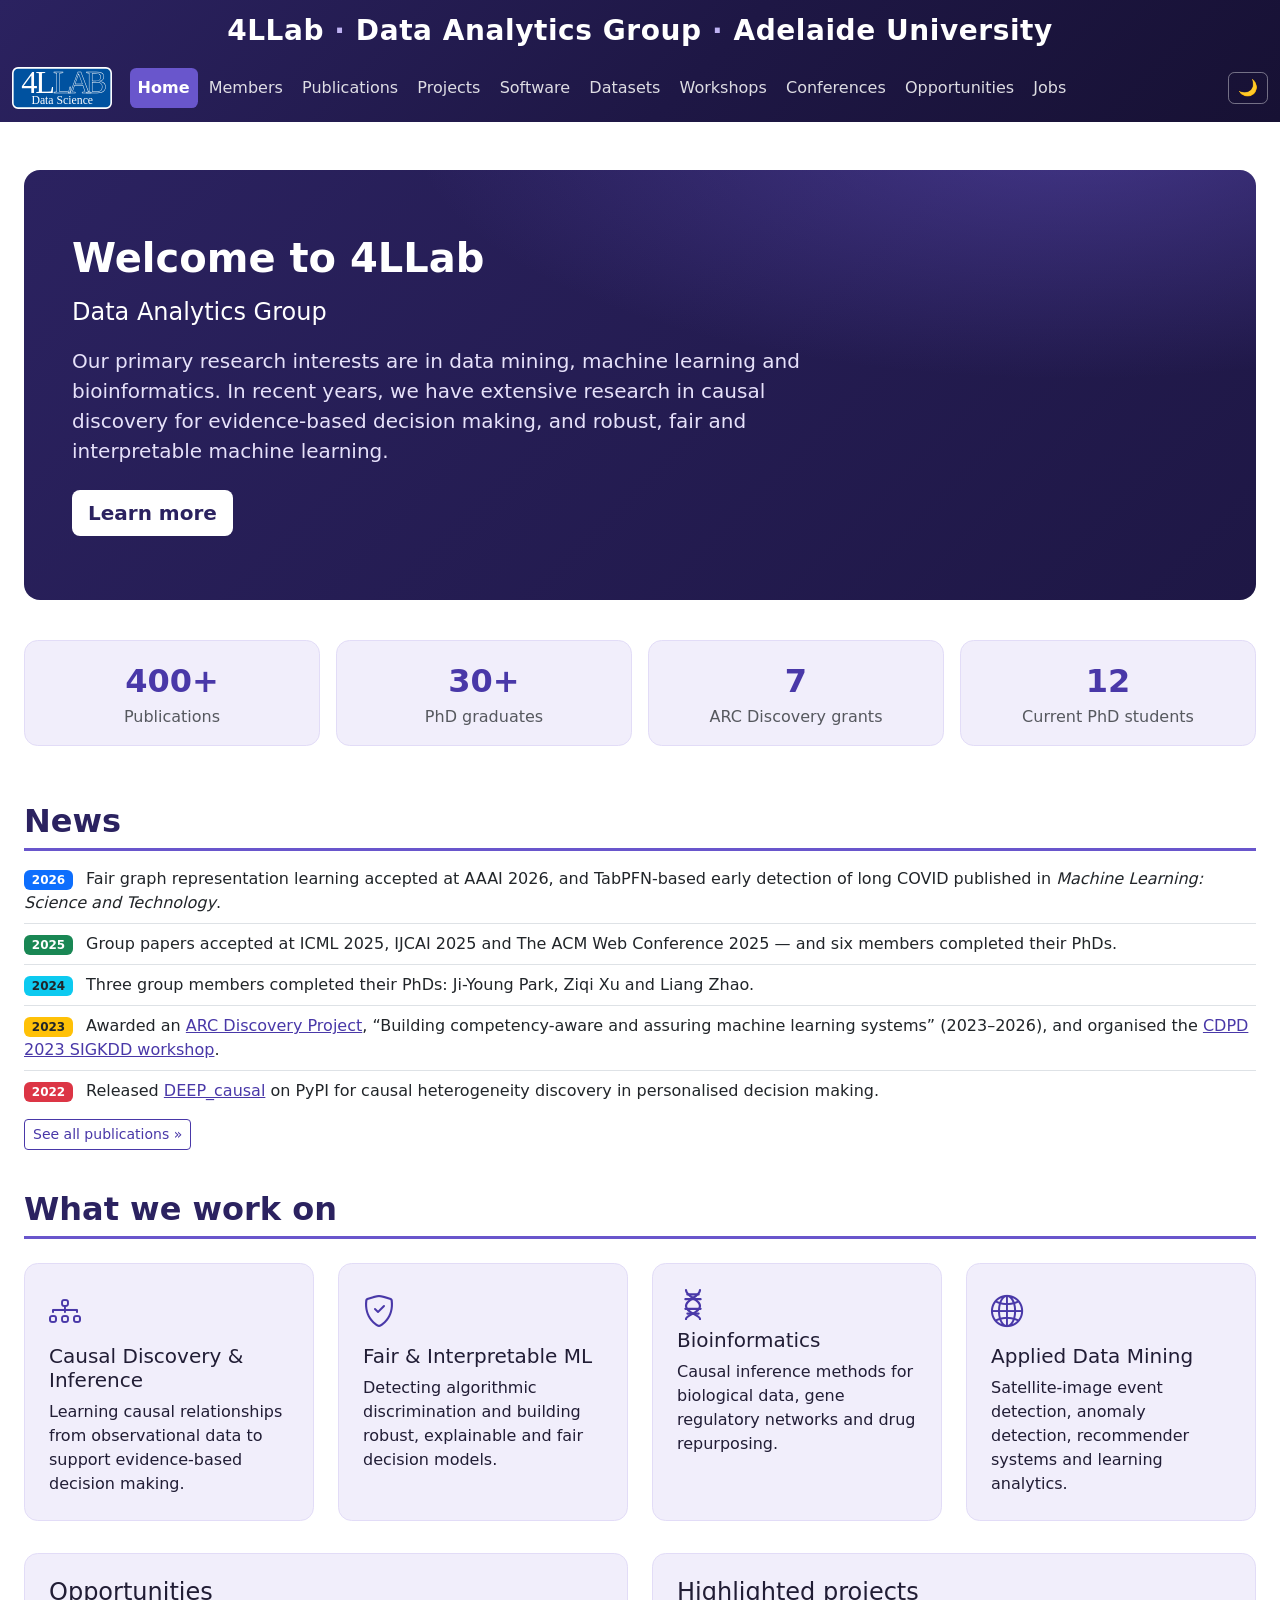
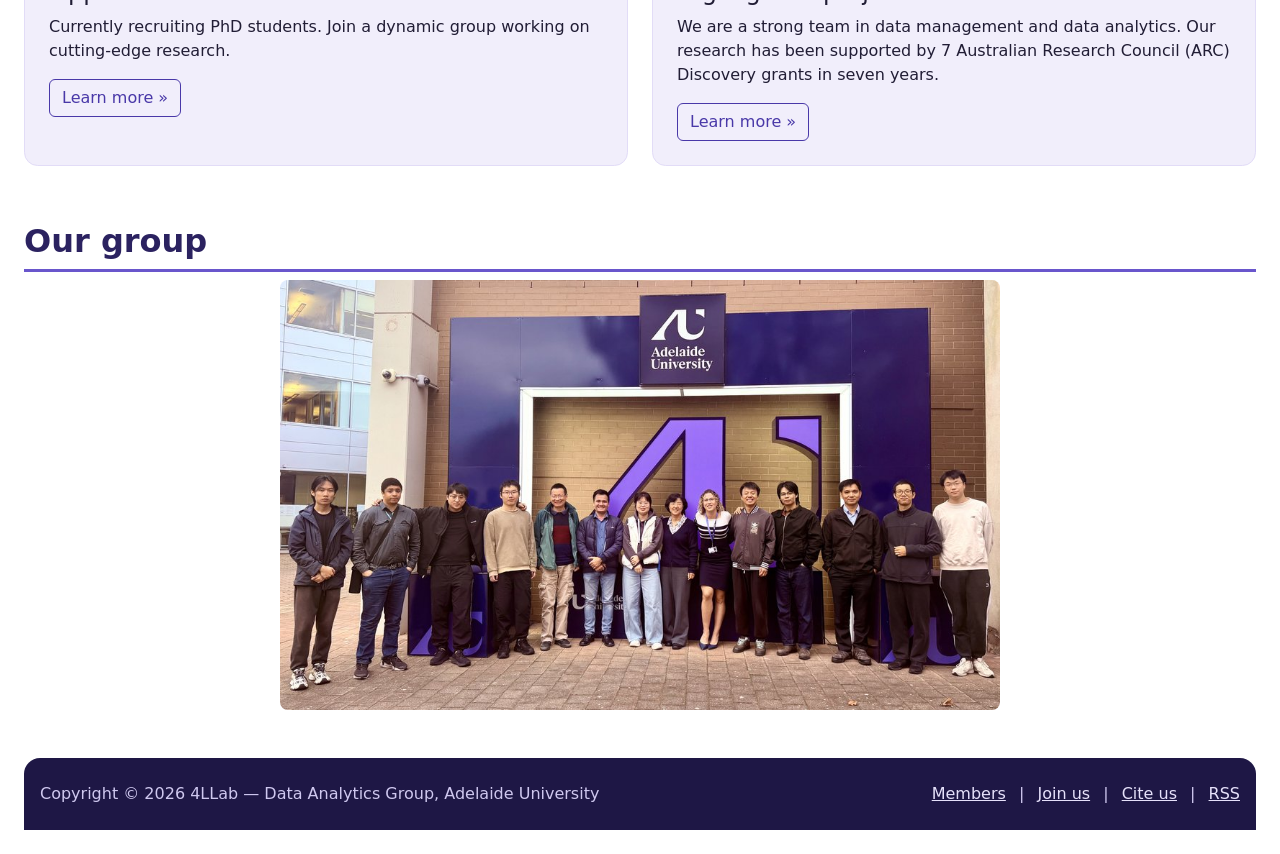
<file: index.html>
<!DOCTYPE html>
<html lang="en">

<head>
    <meta charset="utf-8">
    <meta name="viewport" content="width=device-width, initial-scale=1">
    <meta name="description" content="4LLab Data Analytics Group at Adelaide University — research in data mining, machine learning, causal discovery and bioinformatics.">
    <link href="https://cdn.jsdelivr.net/npm/bootstrap@5.1.3/dist/css/bootstrap.min.css" rel="stylesheet">
    <link href="https://cdn.jsdelivr.net/npm/bootstrap-icons@1.5.0/font/bootstrap-icons.css" rel="stylesheet">
    <link href="css/site.css" rel="stylesheet">
    <script src="https://cdn.jsdelivr.net/npm/bootstrap@5.1.3/dist/js/bootstrap.bundle.min.js" defer></script>
    <script src="js/site.js" defer></script>
    <title>4LLab Data Analytics Group — Adelaide University</title>
</head>

<body id="top">
    <a class="skip-link" href="#main">Skip to main content</a>

    <!-- Website Heading -->
    <header class="site-header">
        <p class="site-title text-center m-0 d-none d-sm-block">
            4LLab <span class="accent">·</span> Data Analytics Group <span class="accent">·</span> Adelaide University
        </p>
        <nav class="navbar navbar-expand-md navbar-dark" aria-label="Main navigation">
          <div class="container-fluid">
              <a href="index.html" class="navbar-brand">
                <img src="img/4LLabLogov1.svg" alt="4LLab home" width="100">
              </a>
              <button type="button" class="navbar-toggler collapsed" data-bs-toggle="collapse" data-bs-target="#navbarCollapse1" aria-expanded="false" aria-controls="navbarCollapse1" aria-label="Toggle navigation">
                  <span class="navbar-toggler-icon"></span>
              </button>
              <div class="navbar-collapse collapse" id="navbarCollapse1">
                  <div class="navbar-nav">
                    <a href="index.html" class="nav-item nav-link active">Home</a>
                <a href="members.html" class="nav-item nav-link">Members</a>
                    <a href="publications.html" class="nav-item nav-link">Publications</a>
                    <a href="projects.html" class="nav-item nav-link">Projects</a>
                    <a href="sw.html" class="nav-item nav-link">Software</a>
                <a href="datasets.html" class="nav-item nav-link">Datasets</a>
                    <a href="workshops.html" class="nav-item nav-link">Workshops</a>
                    <a href="conferences.html" class="nav-item nav-link">Conferences</a>
                    <a href="opportunities.html" class="nav-item nav-link">Opportunities</a>
                <a href="jobs.html" class="nav-item nav-link">Jobs</a>
                  </div>
              </div>
          </div>
        </nav>
    </header>

    <!-- Website Content -->
    <main id="main" class="container-fluid m-0 p-sm-4">
        <!-- Hero -->
        <section class="hero my-4 fade-in-up" aria-labelledby="hero-heading">
            <h1 id="hero-heading">Welcome to 4LLab<br><span class="fs-4 fw-normal">Data Analytics Group</span></h1>
            <p class="lead mt-3">
                Our primary research interests are in data mining, machine learning and bioinformatics.
                In recent years, we have extensive research in causal discovery for evidence-based decision
                making, and robust, fair and interpretable machine learning.
            </p>
            <div id="more1" class="collapse">
                <p class="lead">
                    We are conducting applied research in various areas including event detection with satellite images and sensory data, anomaly detection in time series and social media data, causality-based recommender systems, heterogeneous treatment effect in marketing and medicare, and learning analytics.
                </p>
                <p class="lead">
                    Our research work has been supported by Australian Research Council (ARC) Discovery grants and various CRC and industrial grants, and our research results have been published widely in top international journals and conferences. We will deliver you smart solutions for your complex data problems.
                </p>
                <p class="lead"><strong>We welcome smart minds to join and connect with our group.</strong></p>
            </div>
            <button type="button" class="btn btn-hero btn-lg mt-2" data-bs-toggle="collapse" data-bs-target="#more1" aria-expanded="false" aria-controls="more1">Learn more</button>
        </section>

        <!-- Key numbers -->
        <section aria-label="Group at a glance" class="fade-in-up">
            <div class="row g-3 py-3 row-cols-2 row-cols-md-4 text-center">
                <div class="col">
                    <div class="card-soft p-3 h-100">
                        <div class="fs-2 fw-bold text-primary">400+</div>
                        <div class="text-muted">Publications</div>
                    </div>
                </div>
                <div class="col">
                    <div class="card-soft p-3 h-100">
                        <div class="fs-2 fw-bold text-primary">30+</div>
                        <div class="text-muted">PhD graduates</div>
                    </div>
                </div>
                <div class="col">
                    <div class="card-soft p-3 h-100">
                        <div class="fs-2 fw-bold text-primary">7</div>
                        <div class="text-muted">ARC Discovery grants</div>
                    </div>
                </div>
                <div class="col">
                    <div class="card-soft p-3 h-100">
                        <div class="fs-2 fw-bold text-primary">12</div>
                        <div class="text-muted">Current PhD students</div>
                    </div>
                </div>
            </div>
        </section>

        <!-- News -->
        <section aria-labelledby="news-heading" class="fade-in-up">
            <h2 id="news-heading" class="section-title">News</h2>
            <ul class="list-group list-group-flush">
                <li class="list-group-item bg-transparent px-0">
                    <span class="badge bg-primary me-2">2026</span>
                    Fair graph representation learning accepted at AAAI 2026, and TabPFN-based early detection of long COVID published in <em>Machine Learning: Science and Technology</em>.
                </li>
                <li class="list-group-item bg-transparent px-0">
                    <span class="badge bg-success me-2">2025</span>
                    Group papers accepted at ICML 2025, IJCAI 2025 and The ACM Web Conference 2025 &mdash; and six members completed their PhDs.
                </li>
                <li class="list-group-item bg-transparent px-0">
                    <span class="badge bg-info text-dark me-2">2024</span>
                    Three group members completed their PhDs: Ji-Young Park, Ziqi Xu and Liang Zhao.
                </li>
                <li class="list-group-item bg-transparent px-0">
                    <span class="badge bg-warning text-dark me-2">2023</span>
                    Awarded an <a href="projects.html#HProjects">ARC Discovery Project</a>, &ldquo;Building competency-aware and assuring machine learning systems&rdquo; (2023&ndash;2026), and organised the <a href="workshops.html">CDPD 2023 SIGKDD workshop</a>.
                </li>
                <li class="list-group-item bg-transparent px-0">
                    <span class="badge bg-danger me-2">2022</span>
                    Released <a href="sw.html">DEEP_causal</a> on PyPI for causal heterogeneity discovery in personalised decision making.
                </li>
            </ul>
            <p class="mt-2"><a href="publications.html" class="btn btn-outline-primary btn-sm">See all publications &raquo;</a></p>
        </section>

        <!-- Research areas -->
        <section aria-labelledby="areas-heading" class="fade-in-up">
            <h2 id="areas-heading" class="section-title">What we work on</h2>
            <div class="row g-4 py-3 row-cols-1 row-cols-md-2 row-cols-lg-4">
                <div class="col">
                    <div class="card-soft p-4 h-100">
                        <i class="bi bi-diagram-3 fs-2 text-primary" aria-hidden="true"></i>
                        <h3 class="fs-5 mt-2">Causal Discovery &amp; Inference</h3>
                        <p class="mb-0">Learning causal relationships from observational data to support evidence-based decision making.</p>
                    </div>
                </div>
                <div class="col">
                    <div class="card-soft p-4 h-100">
                        <i class="bi bi-shield-check fs-2 text-primary" aria-hidden="true"></i>
                        <h3 class="fs-5 mt-2">Fair &amp; Interpretable ML</h3>
                        <p class="mb-0">Detecting algorithmic discrimination and building robust, explainable and fair decision models.</p>
                    </div>
                </div>
                <div class="col">
                    <div class="card-soft p-4 h-100">
                        <svg class="text-primary" width="32" height="32" viewBox="0 0 16 16" fill="none" stroke="currentColor" stroke-width="1.1" stroke-linecap="round" role="img" aria-label="DNA helix">
                            <path d="M4.5 1c0 3.5 7 4.5 7 8s-7 4.5-7 6.5"/>
                            <path d="M11.5 1c0 3.5-7 4.5-7 8s7 4.5 7 6.5"/>
                            <path d="M5.2 3.2h5.6M4.2 5.6h7.6M4.2 10.4h7.6M5.2 12.8h5.6"/>
                        </svg>
                        <h3 class="fs-5 mt-2">Bioinformatics</h3>
                        <p class="mb-0">Causal inference methods for biological data, gene regulatory networks and drug repurposing.</p>
                    </div>
                </div>
                <div class="col">
                    <div class="card-soft p-4 h-100">
                        <i class="bi bi-globe2 fs-2 text-primary" aria-hidden="true"></i>
                        <h3 class="fs-5 mt-2">Applied Data Mining</h3>
                        <p class="mb-0">Satellite-image event detection, anomaly detection, recommender systems and learning analytics.</p>
                    </div>
                </div>
            </div>
        </section>

        <!-- Quick links -->
        <section aria-labelledby="quick-heading" class="fade-in-up">
            <h2 id="quick-heading" class="visually-hidden">Highlights</h2>
            <div class="row g-4 py-3">
                <div class="col-md-6">
                    <div class="card-soft p-4 h-100">
                        <h3 class="fs-4">Opportunities</h3>
                        <p>Currently recruiting PhD students. Join a dynamic group working on cutting-edge research.</p>
                        <p class="mb-0"><a href="opportunities.html" class="btn btn-outline-primary">Learn more &raquo;</a></p>
                    </div>
                </div>
                <div class="col-md-6">
                    <div class="card-soft p-4 h-100">
                        <h3 class="fs-4">Highlighted projects</h3>
                        <p>We are a strong team in data management and data analytics. Our research has been supported by
                           7 Australian Research Council (ARC) Discovery grants in seven years.</p>
                        <p class="mb-0"><a href="projects.html#HProjects" class="btn btn-outline-primary">Learn more &raquo;</a></p>
                    </div>
                </div>
            </div>
        </section>

        <!-- Group photo -->
        <section aria-labelledby="photo-heading" class="fade-in-up">
            <h2 id="photo-heading" class="section-title">Our group</h2>
            <img src="img/group-photo.jpg" class="img-fluid rounded-3 d-block mx-auto" style="width:100%;max-width:720px;height:auto;" alt="The 4LLab Data Analytics Group at Adelaide University">

        </section>

        <!-- footer-->
        <footer class="site-footer">
            <div class="row">
                <div class="col-md-6">
                    <p class="mb-0">Copyright &copy; <span class="js-year">2026</span> 4LLab — Data Analytics Group, Adelaide University</p>
                </div>
                <div class="col-md-6 text-md-end">
                    <a href="members.html">Members</a>
                    <span class="mx-2" aria-hidden="true">|</span>
                    <a href="opportunities.html">Join us</a>
                    <span class="mx-2" aria-hidden="true">|</span>
                    <a href="cite.html">Cite us</a>
                    <span class="mx-2" aria-hidden="true">|</span>
                    <a href="publications.rss">RSS</a>
                </div>
            </div>
        </footer>
    </main>
</body>
</html>
</file>
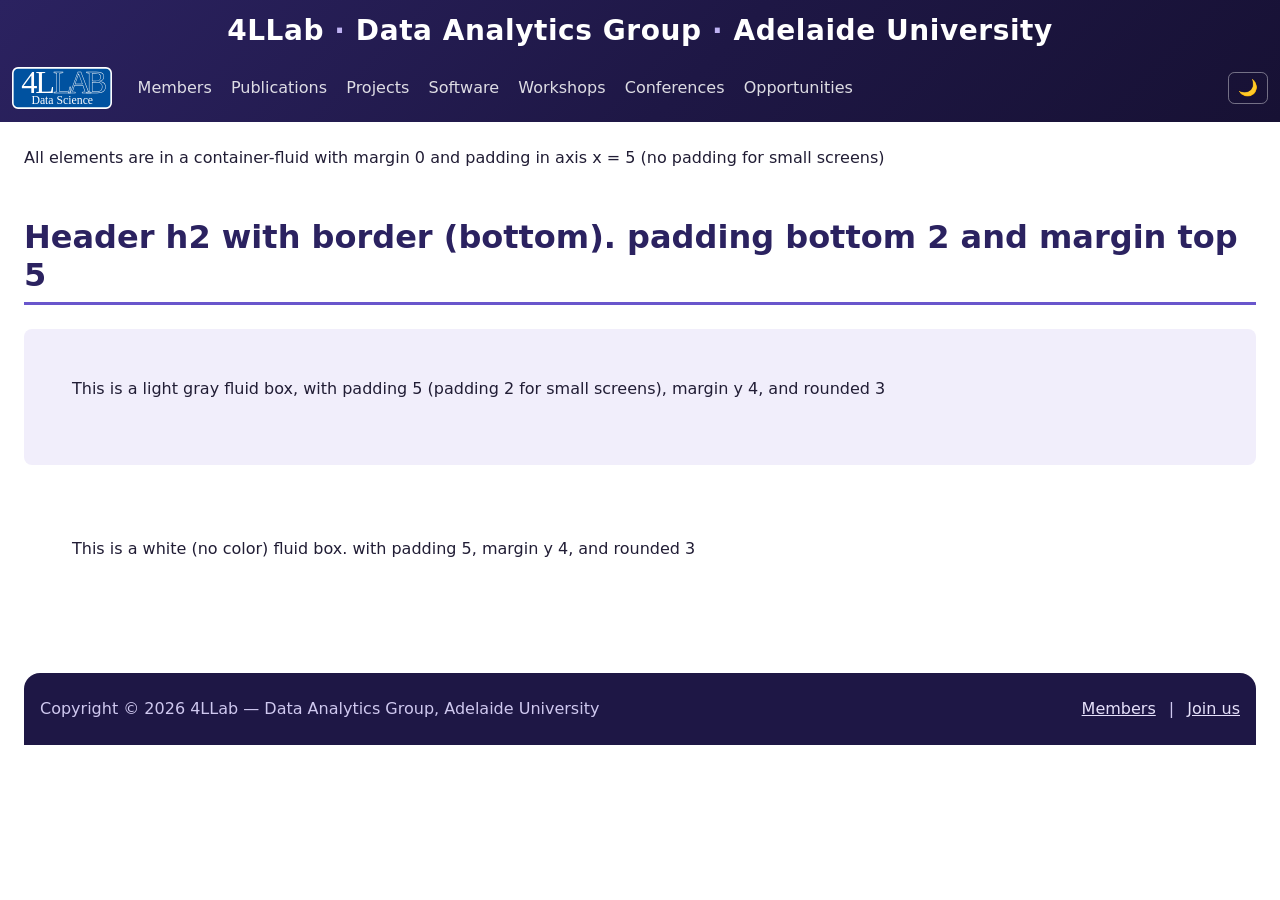
<file: base_template.html>
<!DOCTYPE html>
<html lang="en">

<head>
    <meta charset="utf-8">
    <meta name="viewport" content="width=device-width, initial-scale=1">
    <link href="https://cdn.jsdelivr.net/npm/bootstrap@5.1.3/dist/css/bootstrap.min.css" rel="stylesheet">
    <script src="https://cdn.jsdelivr.net/npm/bootstrap@5.1.3/dist/js/bootstrap.bundle.min.js"></script>
    <link href="https://cdn.jsdelivr.net/npm/bootstrap-icons@1.5.0/font/bootstrap-icons.css" rel="stylesheet">
    <title>4LLab page template — Adelaide University</title>
<link href="css/site.css" rel="stylesheet">
<script src="js/site.js" defer></script>
</head>

<body>
  <a class="skip-link" href="#main">Skip to main content</a>
  <!-- Website Heading -->
  <header class="site-header">
    <p class="site-title text-center m-0 d-none d-sm-block">
        4LLab <span class="accent">&middot;</span> Data Analytics Group <span class="accent">&middot;</span> Adelaide University
    </p>
    <nav class="navbar navbar-expand-md navbar-dark" aria-label="Main navigation">
      <div class="container-fluid">
          <a href="index.html" class="navbar-brand">
            <img src="img/4LLabLogov1.svg" alt="4LLab home" width="100">
          </a>
          <button type="button" class="navbar-toggler collapsed" data-bs-toggle="collapse" data-bs-target="#navbarCollapse1" aria-expanded="false" aria-controls="navbarCollapse1" aria-label="Toggle navigation">
              <span class="navbar-toggler-icon"></span>
          </button>
          <div class="navbar-collapse collapse" id="navbarCollapse1">
              <div class="navbar-nav">
                <a href="members.html" class="nav-item nav-link">Members</a>
                <a href="publications.html" class="nav-item nav-link">Publications</a>
                <a href="projects.html" class="nav-item nav-link">Projects</a>
                <a href="sw.html" class="nav-item nav-link">Software</a>
                <a href="workshops.html" class="nav-item nav-link">Workshops</a>
                <a href="conferences.html" class="nav-item nav-link">Conferences</a>
                <a href="opportunities.html" class="nav-item nav-link">Opportunities</a>
              </div>
          </div>
      </div>
    </nav>
  </header>

  <!-- Website Content -->
  <div id="main" role="main" class="container-fluid m-0 p-sm-4">
      <p> All elements are in a container-fluid with margin 0 and padding in axis x = 5 (no padding for small screens)</p>
      <!-- Section 1 (if require more section, please copy this code) -->
      <section>
        <h2 class="pb-2 mt-5 border-bottom"> Header h2 with border (bottom). padding bottom 2 and margin top 5</h2>
        <div class="p-2 p-sm-5 my-4 bg-light rounded-3">
          <p> This is a light gray fluid box, with padding 5 (padding 2 for small screens), margin y 4, and rounded 3</p>
        </div>
        <div class="p-5 my-4 rounded-3">
           <p>This is a white (no color) fluid box. with padding 5, margin y 4, and rounded 3</p>
        </div>
      </section>
      <!-- footer-->
      <footer class="site-footer">
      <div class="row">
        <div class="col-md-6">
          <p class="mb-0">Copyright &copy; <span class="js-year">2026</span> 4LLab &mdash; Data Analytics Group, Adelaide University</p>
        </div>
        <div class="col-md-6 text-md-end">
          <a href="members.html">Members</a>
          <span class="mx-2" aria-hidden="true">|</span>
          <a href="opportunities.html">Join us</a>
        </div>
      </div>
    </footer>
  </div>
</body>
</html>
</file>
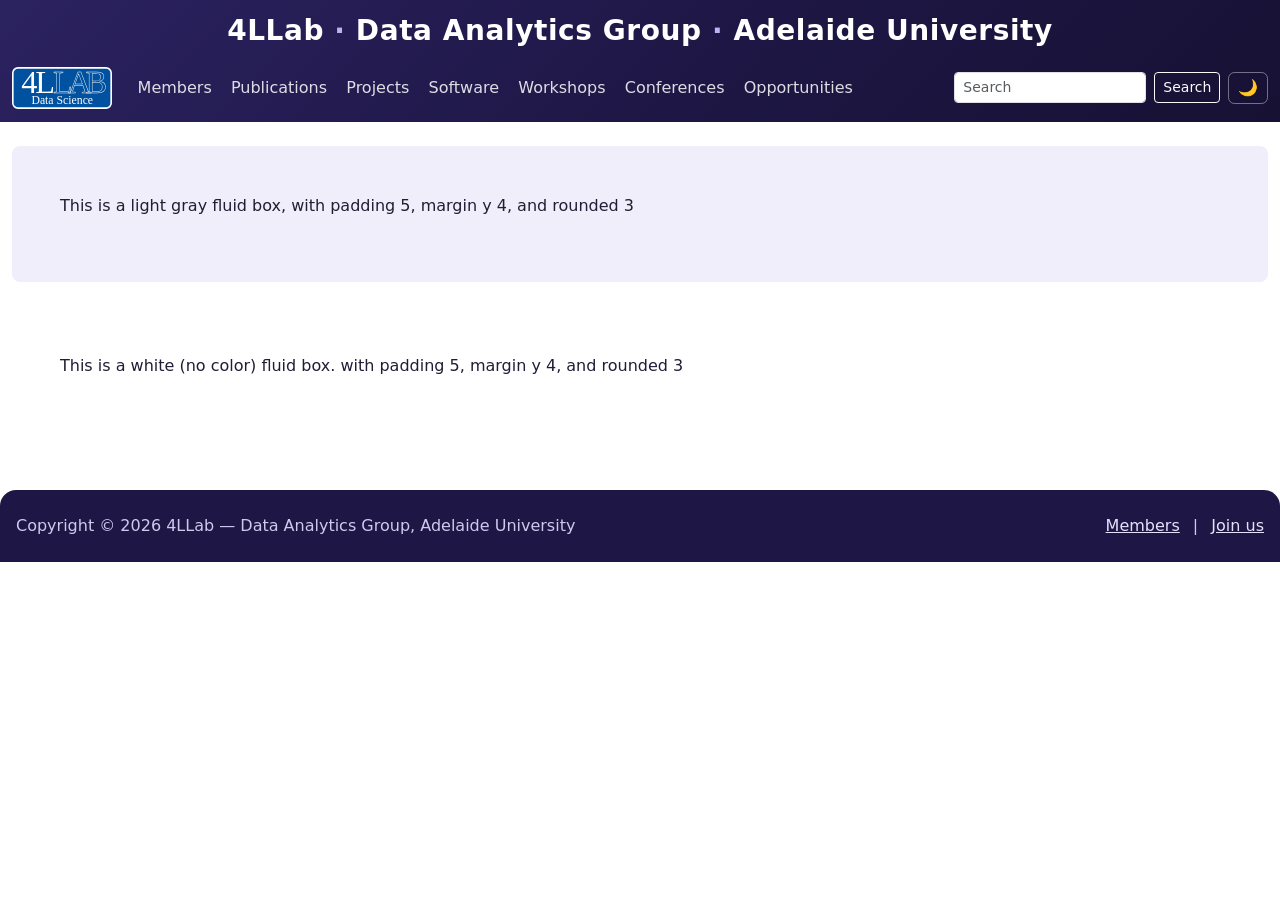
<file: base_template_searchBox.html>
<!DOCTYPE html>
<html lang="en">

<head>
    <meta charset="utf-8">
    <meta name="viewport" content="width=device-width, initial-scale=1">
    <link href="https://cdn.jsdelivr.net/npm/bootstrap@5.1.3/dist/css/bootstrap.min.css" rel="stylesheet">
    <script src="https://cdn.jsdelivr.net/npm/bootstrap@5.1.3/dist/js/bootstrap.bundle.min.js"></script>
    <title>4LLab page template (search) — Adelaide University</title>
<link href="css/site.css" rel="stylesheet">
<script src="js/site.js" defer></script>
</head>

<body>
  <a class="skip-link" href="#main">Skip to main content</a>
    <!-- Website Heading -->
    <header class="site-header">
    <p class="site-title text-center m-0 d-none d-sm-block">
        4LLab <span class="accent">&middot;</span> Data Analytics Group <span class="accent">&middot;</span> Adelaide University
    </p>
    <nav class="navbar navbar-expand-md navbar-dark" aria-label="Main navigation">
      <div class="container-fluid">
          <a href="index.html" class="navbar-brand">
            <img src="img/4LLabLogov1.svg" alt="4LLab home" width="100">
          </a>
          <button type="button" class="navbar-toggler collapsed" data-bs-toggle="collapse" data-bs-target="#navbarCollapse1" aria-expanded="false" aria-controls="navbarCollapse1" aria-label="Toggle navigation">
              <span class="navbar-toggler-icon"></span>
          </button>
          <div class="navbar-collapse collapse" id="navbarCollapse1">
              <div class="navbar-nav">
                <a href="members.html" class="nav-item nav-link">Members</a>
                <a href="publications.html" class="nav-item nav-link">Publications</a>
                <a href="projects.html" class="nav-item nav-link">Projects</a>
                <a href="sw.html" class="nav-item nav-link">Software</a>
                <a href="workshops.html" class="nav-item nav-link">Workshops</a>
                <a href="conferences.html" class="nav-item nav-link">Conferences</a>
                <a href="opportunities.html" class="nav-item nav-link">Opportunities</a>
              </div>
          </div>
          <form class="d-flex" role="search">
              <label class="visually-hidden" for="tplSearch">Search</label>
              <input id="tplSearch" type="search" class="form-control form-control-sm me-2" placeholder="Search">
              <button type="submit" class="btn btn-outline-light btn-sm">Search</button>
          </form>
      </div>
    </nav>
  </header>

    <!-- Website Content -->
    <section>
        <div class="container-fluid">
            <div class="p-5 my-4 bg-light rounded-3">
                <p>
                    This is a light gray fluid box, with padding 5, margin y 4, and rounded 3
                </p>
            </div>
        </div>
        <div class="container-fluid">
            <div class="p-5 my-4 rounded-3">
                <p>
                    This is a white (no color) fluid box. with padding 5, margin y 4, and rounded 3
                </p>
            </div>
            
        </div>
      </section>
    
    
    <!-- footer-->
    <footer class="site-footer">
      <div class="row">
        <div class="col-md-6">
          <p class="mb-0">Copyright &copy; <span class="js-year">2026</span> 4LLab &mdash; Data Analytics Group, Adelaide University</p>
        </div>
        <div class="col-md-6 text-md-end">
          <a href="members.html">Members</a>
          <span class="mx-2" aria-hidden="true">|</span>
          <a href="opportunities.html">Join us</a>
        </div>
      </div>
    </footer>
</body>
</html>
</file>
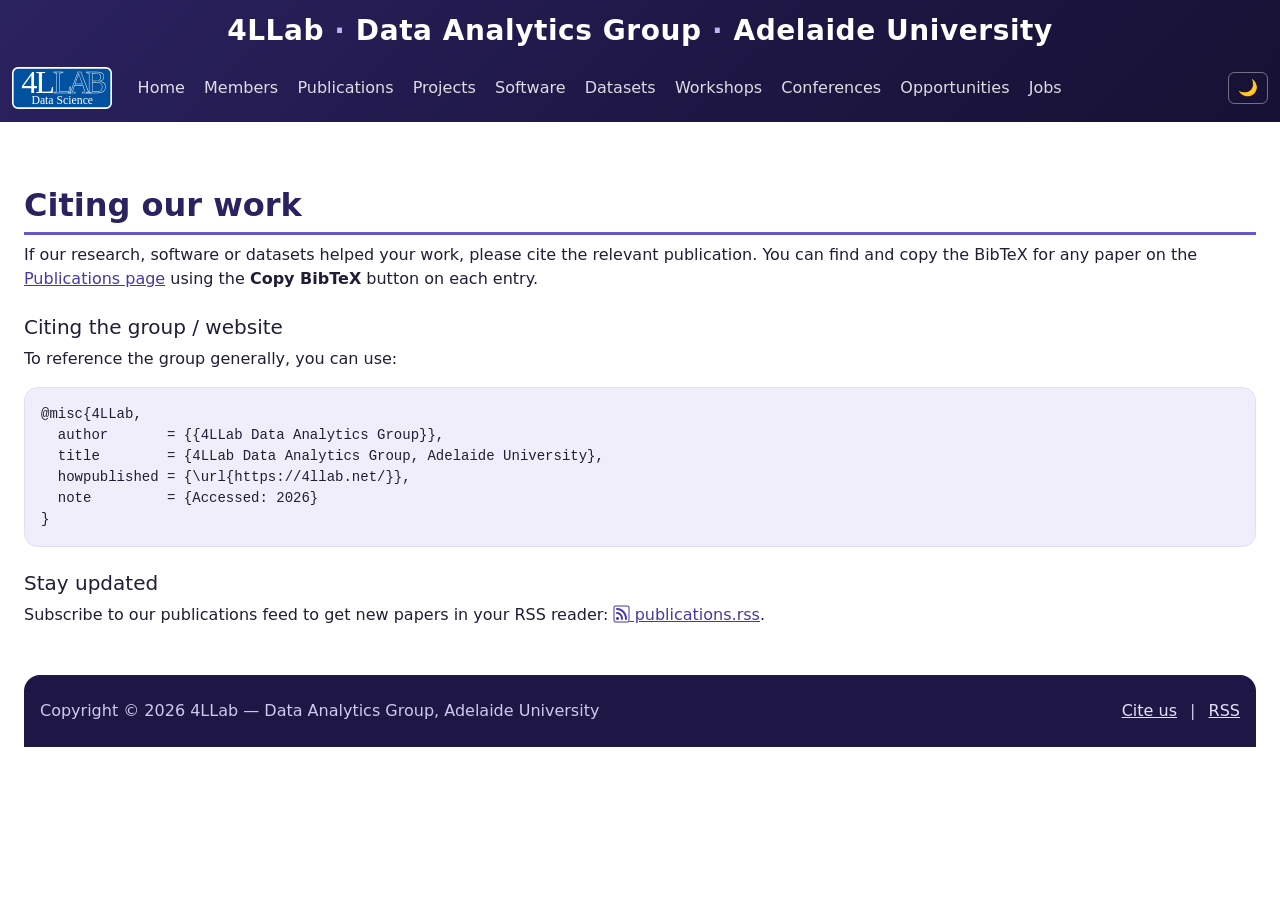
<file: cite.html>
<!DOCTYPE html>
<html lang="en">

<head>
    <meta charset="utf-8">
    <meta name="viewport" content="width=device-width, initial-scale=1">
    <meta name="description" content="How to cite the 4LLab Data Analytics Group and its work.">
    <link href="https://cdn.jsdelivr.net/npm/bootstrap@5.1.3/dist/css/bootstrap.min.css" rel="stylesheet">
    <link href="https://cdn.jsdelivr.net/npm/bootstrap-icons@1.5.0/font/bootstrap-icons.css" rel="stylesheet">
    <link href="css/site.css" rel="stylesheet">
    <script src="https://cdn.jsdelivr.net/npm/bootstrap@5.1.3/dist/js/bootstrap.bundle.min.js" defer></script>
    <script src="js/site.js" defer></script>
    <title>Cite us — 4LLab Data Analytics Group, Adelaide University</title>
</head>

<body>
  <a class="skip-link" href="#main">Skip to main content</a>
  <header class="site-header">
    <p class="site-title text-center m-0 d-none d-sm-block">
        4LLab <span class="accent">&middot;</span> Data Analytics Group <span class="accent">&middot;</span> Adelaide University
    </p>
    <nav class="navbar navbar-expand-md navbar-dark" aria-label="Main navigation">
      <div class="container-fluid">
          <a href="index.html" class="navbar-brand">
            <img src="img/4LLabLogov1.svg" alt="4LLab home" width="100">
          </a>
          <button type="button" class="navbar-toggler collapsed" data-bs-toggle="collapse" data-bs-target="#navbarCollapse1" aria-expanded="false" aria-controls="navbarCollapse1" aria-label="Toggle navigation">
              <span class="navbar-toggler-icon"></span>
          </button>
          <div class="navbar-collapse collapse" id="navbarCollapse1">
              <div class="navbar-nav">
                <a href="index.html" class="nav-item nav-link">Home</a>
                <a href="members.html" class="nav-item nav-link">Members</a>
                <a href="publications.html" class="nav-item nav-link">Publications</a>
                <a href="projects.html" class="nav-item nav-link">Projects</a>
                <a href="sw.html" class="nav-item nav-link">Software</a>
                <a href="datasets.html" class="nav-item nav-link">Datasets</a>
                <a href="workshops.html" class="nav-item nav-link">Workshops</a>
                <a href="conferences.html" class="nav-item nav-link">Conferences</a>
                <a href="opportunities.html" class="nav-item nav-link">Opportunities</a>
                <a href="jobs.html" class="nav-item nav-link">Jobs</a>
              </div>
          </div>
      </div>
    </nav>
  </header>

  <main id="main" role="main" class="container-fluid m-0 p-sm-4">
    <section>
      <h2 class="section-title">Citing our work</h2>
      <p>If our research, software or datasets helped your work, please cite the relevant publication.
         You can find and copy the BibTeX for any paper on the
         <a href="publications.html">Publications page</a> using the <strong>Copy BibTeX</strong> button on each entry.</p>

      <h3 class="mt-4 fs-5">Citing the group / website</h3>
      <p>To reference the group generally, you can use:</p>
      <pre class="card-soft p-3"><code>@misc{4LLab,
  author       = {{4LLab Data Analytics Group}},
  title        = {4LLab Data Analytics Group, Adelaide University},
  howpublished = {\url{https://4llab.net/}},
  note         = {Accessed: <span class="js-year">2026</span>}
}</code></pre>

      <h3 class="mt-4 fs-5">Stay updated</h3>
      <p>Subscribe to our publications feed to get new papers in your RSS reader:
         <a href="publications.rss"><i class="bi bi-rss" aria-hidden="true"></i> publications.rss</a>.</p>
    </section>

    <footer class="site-footer">
      <div class="row">
        <div class="col-md-6">
          <p class="mb-0">Copyright &copy; <span class="js-year">2026</span> 4LLab &mdash; Data Analytics Group, Adelaide University</p>
        </div>
        <div class="col-md-6 text-md-end">
          <a href="cite.html">Cite us</a>
          <span class="mx-2" aria-hidden="true">|</span>
          <a href="publications.rss">RSS</a>
        </div>
      </div>
    </footer>
  </main>
</body>
</html>
</file>
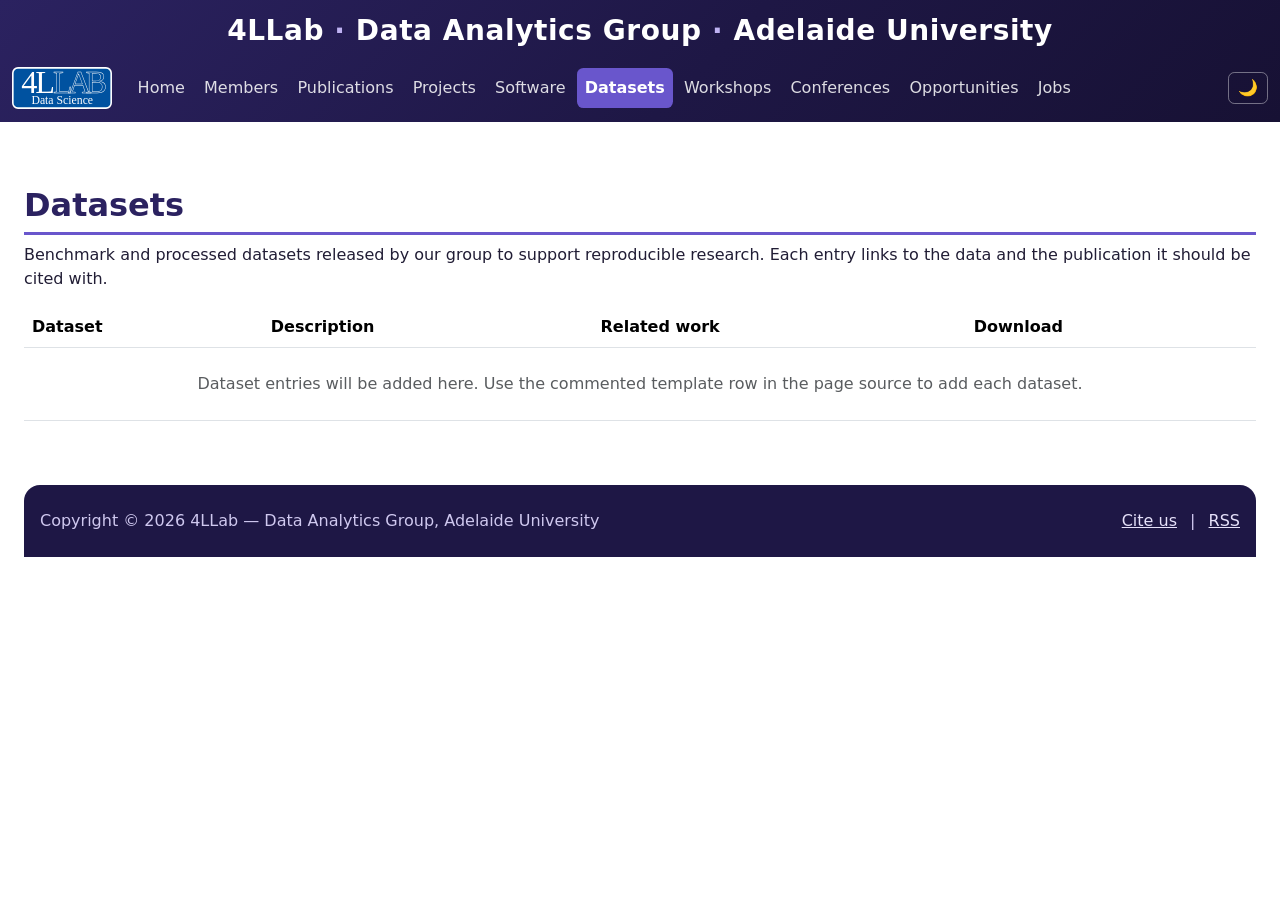
<file: datasets.html>
<!DOCTYPE html>
<html lang="en">

<head>
    <meta charset="utf-8">
    <meta name="viewport" content="width=device-width, initial-scale=1">
    <meta name="description" content="Datasets released by the 4LLab Data Analytics Group, Adelaide University.">
    <link href="https://cdn.jsdelivr.net/npm/bootstrap@5.1.3/dist/css/bootstrap.min.css" rel="stylesheet">
    <link href="https://cdn.jsdelivr.net/npm/bootstrap-icons@1.5.0/font/bootstrap-icons.css" rel="stylesheet">
    <link href="css/site.css" rel="stylesheet">
    <script src="https://cdn.jsdelivr.net/npm/bootstrap@5.1.3/dist/js/bootstrap.bundle.min.js" defer></script>
    <script src="js/site.js" defer></script>
    <title>4LLab Datasets — Data Analytics Group, Adelaide University</title>
</head>

<body>
  <a class="skip-link" href="#main">Skip to main content</a>
  <header class="site-header">
    <p class="site-title text-center m-0 d-none d-sm-block">
        4LLab <span class="accent">&middot;</span> Data Analytics Group <span class="accent">&middot;</span> Adelaide University
    </p>
    <nav class="navbar navbar-expand-md navbar-dark" aria-label="Main navigation">
      <div class="container-fluid">
          <a href="index.html" class="navbar-brand">
            <img src="img/4LLabLogov1.svg" alt="4LLab home" width="100">
          </a>
          <button type="button" class="navbar-toggler collapsed" data-bs-toggle="collapse" data-bs-target="#navbarCollapse1" aria-expanded="false" aria-controls="navbarCollapse1" aria-label="Toggle navigation">
              <span class="navbar-toggler-icon"></span>
          </button>
          <div class="navbar-collapse collapse" id="navbarCollapse1">
              <div class="navbar-nav">
                <a href="index.html" class="nav-item nav-link">Home</a>
                <a href="members.html" class="nav-item nav-link">Members</a>
                <a href="publications.html" class="nav-item nav-link">Publications</a>
                <a href="projects.html" class="nav-item nav-link">Projects</a>
                <a href="sw.html" class="nav-item nav-link">Software</a>
                <a href="datasets.html" class="nav-item nav-link active">Datasets</a>
                <a href="workshops.html" class="nav-item nav-link">Workshops</a>
                <a href="conferences.html" class="nav-item nav-link">Conferences</a>
                <a href="opportunities.html" class="nav-item nav-link">Opportunities</a>
                <a href="jobs.html" class="nav-item nav-link">Jobs</a>
              </div>
          </div>
      </div>
    </nav>
  </header>

  <main id="main" role="main" class="container-fluid m-0 p-sm-4">
    <section>
      <h2 class="section-title">Datasets</h2>
      <p>Benchmark and processed datasets released by our group to support reproducible research.
         Each entry links to the data and the publication it should be cited with.</p>

      <div class="table-responsive">
        <table class="table align-middle">
          <thead>
            <tr><th scope="col">Dataset</th><th scope="col">Description</th><th scope="col">Related work</th><th scope="col">Download</th></tr>
          </thead>
          <tbody>
            <!-- TEMPLATE ROW — copy and fill in for each released dataset:
            <tr>
              <td>Dataset name</td>
              <td>One-line description (domain, size, format).</td>
              <td><a href="publications.html">Author et al., Venue Year</a></td>
              <td><a href="https://..." target="_blank" rel="noopener">Link</a></td>
            </tr>
            -->
            <tr>
              <td colspan="4" class="text-center text-muted py-4">
                Dataset entries will be added here. Use the commented template row in the page source to add each dataset.
              </td>
            </tr>
          </tbody>
        </table>
      </div>
    </section>

    <footer class="site-footer">
      <div class="row">
        <div class="col-md-6">
          <p class="mb-0">Copyright &copy; <span class="js-year">2026</span> 4LLab &mdash; Data Analytics Group, Adelaide University</p>
        </div>
        <div class="col-md-6 text-md-end">
          <a href="cite.html">Cite us</a>
          <span class="mx-2" aria-hidden="true">|</span>
          <a href="publications.rss">RSS</a>
        </div>
      </div>
    </footer>
  </main>
</body>
</html>
</file>
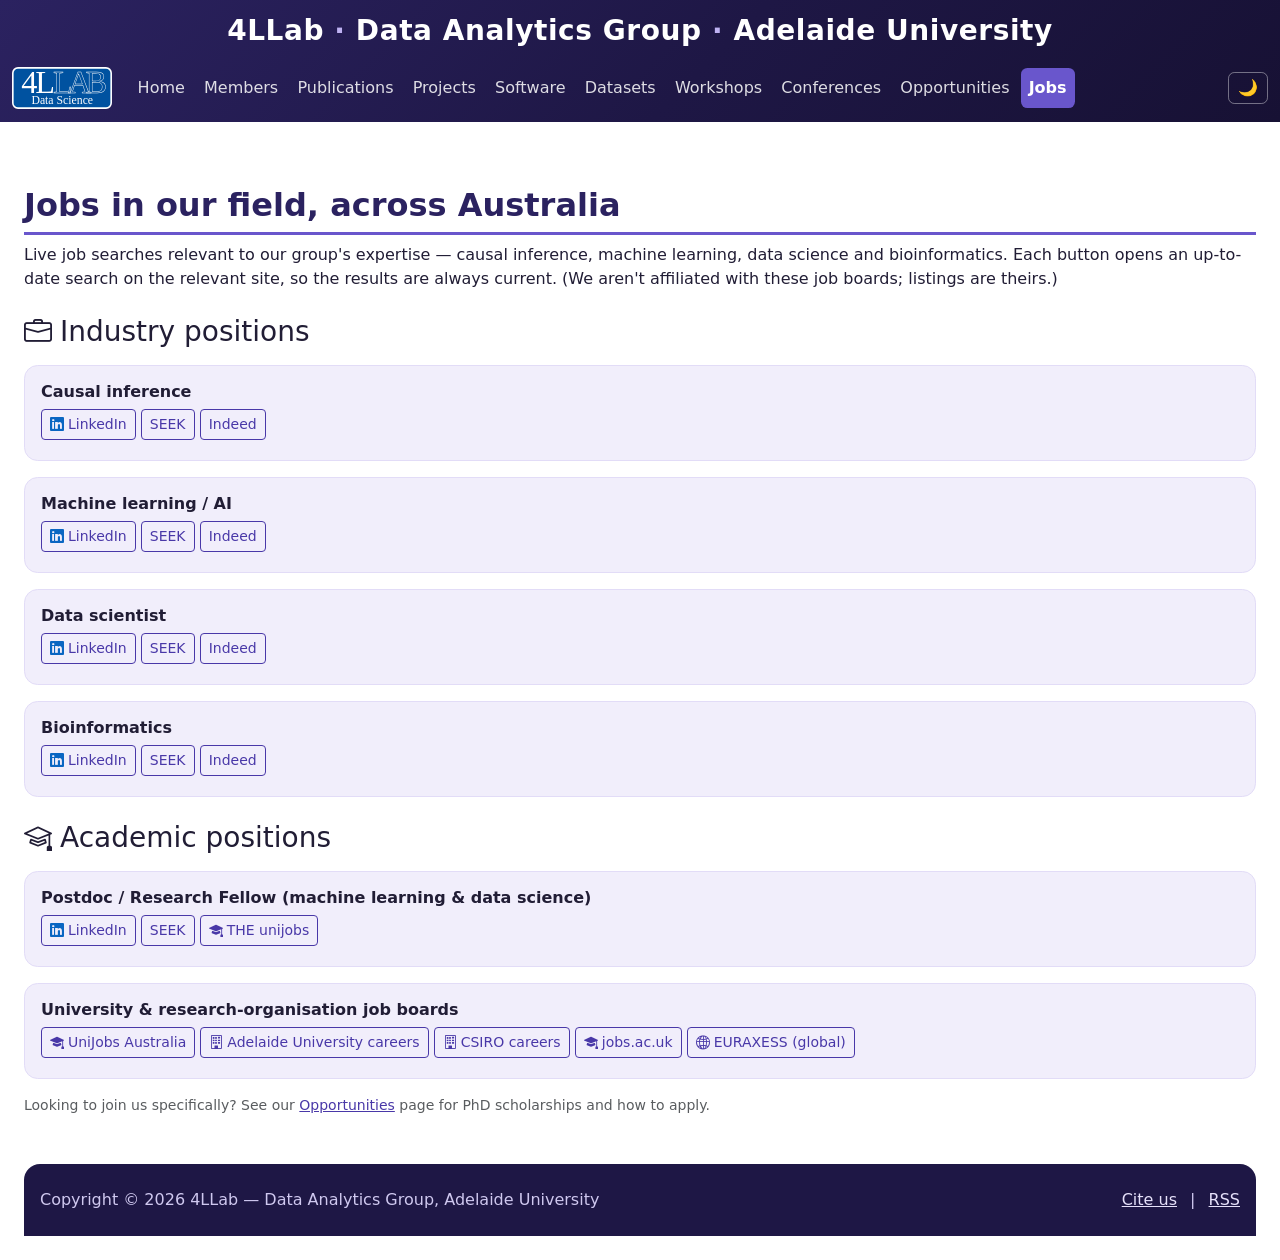
<file: jobs.html>
<!DOCTYPE html>
<html lang="en">

<head>
    <meta charset="utf-8">
    <meta name="viewport" content="width=device-width, initial-scale=1">
    <meta name="description" content="Current job openings relevant to the 4LLab Data Analytics Group: industry and academic roles across Australia in causal inference, machine learning, data science and bioinformatics.">
    <link href="https://cdn.jsdelivr.net/npm/bootstrap@5.1.3/dist/css/bootstrap.min.css" rel="stylesheet">
    <link href="https://cdn.jsdelivr.net/npm/bootstrap-icons@1.5.0/font/bootstrap-icons.css" rel="stylesheet">
    <link href="css/site.css" rel="stylesheet">
    <script src="https://cdn.jsdelivr.net/npm/bootstrap@5.1.3/dist/js/bootstrap.bundle.min.js" defer></script>
    <script src="js/site.js" defer></script>
    <title>4LLab Jobs — Data Analytics Group, Adelaide University</title>
</head>

<body>
  <a class="skip-link" href="#main">Skip to main content</a>
  <header class="site-header">
    <p class="site-title text-center m-0 d-none d-sm-block">
        4LLab <span class="accent">&middot;</span> Data Analytics Group <span class="accent">&middot;</span> Adelaide University
    </p>
    <nav class="navbar navbar-expand-md navbar-dark" aria-label="Main navigation">
      <div class="container-fluid">
          <a href="index.html" class="navbar-brand">
            <img src="img/4LLabLogov1.svg" alt="4LLab home" width="100">
          </a>
          <button type="button" class="navbar-toggler collapsed" data-bs-toggle="collapse" data-bs-target="#navbarCollapse1" aria-expanded="false" aria-controls="navbarCollapse1" aria-label="Toggle navigation">
              <span class="navbar-toggler-icon"></span>
          </button>
          <div class="navbar-collapse collapse" id="navbarCollapse1">
              <div class="navbar-nav">
                <a href="index.html" class="nav-item nav-link">Home</a>
                <a href="members.html" class="nav-item nav-link">Members</a>
                <a href="publications.html" class="nav-item nav-link">Publications</a>
                <a href="projects.html" class="nav-item nav-link">Projects</a>
                <a href="sw.html" class="nav-item nav-link">Software</a>
                <a href="datasets.html" class="nav-item nav-link">Datasets</a>
                <a href="workshops.html" class="nav-item nav-link">Workshops</a>
                <a href="conferences.html" class="nav-item nav-link">Conferences</a>
                <a href="opportunities.html" class="nav-item nav-link">Opportunities</a>
                <a href="jobs.html" class="nav-item nav-link active">Jobs</a>
              </div>
          </div>
      </div>
    </nav>
  </header>

  <main id="main" role="main" class="container-fluid m-0 p-sm-4">
    <section>
      <h2 class="section-title">Jobs in our field, across Australia</h2>
      <p>Live job searches relevant to our group's expertise &mdash; causal inference, machine learning,
         data science and bioinformatics. Each button opens an up-to-date search on the relevant site,
         so the results are always current. (We aren't affiliated with these job boards; listings are theirs.)</p>
    </section>

    <!-- Industry -->
    <section aria-labelledby="industry-heading">
      <h3 id="industry-heading" class="mt-4"><i class="bi bi-briefcase me-2" aria-hidden="true"></i>Industry positions</h3>

      <div class="card-soft p-3 my-3">
        <h4 class="fs-6 fw-bold">Causal inference</h4>
        <a class="btn btn-sm btn-outline-primary mb-1" target="_blank" rel="noopener" href="https://www.linkedin.com/jobs/search/?keywords=causal%20inference&location=Australia"><i class="bi bi-linkedin me-1" style="color:#0A66C2" aria-hidden="true"></i>LinkedIn</a>
        <a class="btn btn-sm btn-outline-primary mb-1" target="_blank" rel="noopener" href="https://www.seek.com.au/jobs?keywords=causal%20inference"><img src="https://cdn.simpleicons.org/seek/E60278" alt="" width="15" height="15" class="me-1" style="vertical-align:-2px" onerror="this.remove()">SEEK</a>
        <a class="btn btn-sm btn-outline-primary mb-1" target="_blank" rel="noopener" href="https://au.indeed.com/jobs?q=causal+inference&l=Australia"><img src="https://cdn.simpleicons.org/indeed/003A9B" alt="" width="15" height="15" class="me-1" style="vertical-align:-2px" onerror="this.remove()">Indeed</a>
      </div>

      <div class="card-soft p-3 my-3">
        <h4 class="fs-6 fw-bold">Machine learning / AI</h4>
        <a class="btn btn-sm btn-outline-primary mb-1" target="_blank" rel="noopener" href="https://www.linkedin.com/jobs/search/?keywords=machine%20learning&location=Australia"><i class="bi bi-linkedin me-1" style="color:#0A66C2" aria-hidden="true"></i>LinkedIn</a>
        <a class="btn btn-sm btn-outline-primary mb-1" target="_blank" rel="noopener" href="https://www.seek.com.au/jobs?keywords=machine%20learning"><img src="https://cdn.simpleicons.org/seek/E60278" alt="" width="15" height="15" class="me-1" style="vertical-align:-2px" onerror="this.remove()">SEEK</a>
        <a class="btn btn-sm btn-outline-primary mb-1" target="_blank" rel="noopener" href="https://au.indeed.com/jobs?q=machine+learning&l=Australia"><img src="https://cdn.simpleicons.org/indeed/003A9B" alt="" width="15" height="15" class="me-1" style="vertical-align:-2px" onerror="this.remove()">Indeed</a>
      </div>

      <div class="card-soft p-3 my-3">
        <h4 class="fs-6 fw-bold">Data scientist</h4>
        <a class="btn btn-sm btn-outline-primary mb-1" target="_blank" rel="noopener" href="https://www.linkedin.com/jobs/search/?keywords=data%20scientist&location=Australia"><i class="bi bi-linkedin me-1" style="color:#0A66C2" aria-hidden="true"></i>LinkedIn</a>
        <a class="btn btn-sm btn-outline-primary mb-1" target="_blank" rel="noopener" href="https://www.seek.com.au/jobs?keywords=data%20scientist"><img src="https://cdn.simpleicons.org/seek/E60278" alt="" width="15" height="15" class="me-1" style="vertical-align:-2px" onerror="this.remove()">SEEK</a>
        <a class="btn btn-sm btn-outline-primary mb-1" target="_blank" rel="noopener" href="https://au.indeed.com/jobs?q=data+scientist&l=Australia"><img src="https://cdn.simpleicons.org/indeed/003A9B" alt="" width="15" height="15" class="me-1" style="vertical-align:-2px" onerror="this.remove()">Indeed</a>
      </div>

      <div class="card-soft p-3 my-3">
        <h4 class="fs-6 fw-bold">Bioinformatics</h4>
        <a class="btn btn-sm btn-outline-primary mb-1" target="_blank" rel="noopener" href="https://www.linkedin.com/jobs/search/?keywords=bioinformatics&location=Australia"><i class="bi bi-linkedin me-1" style="color:#0A66C2" aria-hidden="true"></i>LinkedIn</a>
        <a class="btn btn-sm btn-outline-primary mb-1" target="_blank" rel="noopener" href="https://www.seek.com.au/jobs?keywords=bioinformatics"><img src="https://cdn.simpleicons.org/seek/E60278" alt="" width="15" height="15" class="me-1" style="vertical-align:-2px" onerror="this.remove()">SEEK</a>
        <a class="btn btn-sm btn-outline-primary mb-1" target="_blank" rel="noopener" href="https://au.indeed.com/jobs?q=bioinformatics&l=Australia"><img src="https://cdn.simpleicons.org/indeed/003A9B" alt="" width="15" height="15" class="me-1" style="vertical-align:-2px" onerror="this.remove()">Indeed</a>
      </div>
    </section>

    <!-- Academic -->
    <section aria-labelledby="academic-heading">
      <h3 id="academic-heading" class="mt-4"><i class="bi bi-mortarboard me-2" aria-hidden="true"></i>Academic positions</h3>

      <div class="card-soft p-3 my-3">
        <h4 class="fs-6 fw-bold">Postdoc / Research Fellow (machine learning &amp; data science)</h4>
        <a class="btn btn-sm btn-outline-primary mb-1" target="_blank" rel="noopener" href="https://www.linkedin.com/jobs/search/?keywords=research%20fellow%20machine%20learning&location=Australia"><i class="bi bi-linkedin me-1" style="color:#0A66C2" aria-hidden="true"></i>LinkedIn</a>
        <a class="btn btn-sm btn-outline-primary mb-1" target="_blank" rel="noopener" href="https://www.seek.com.au/jobs?keywords=postdoctoral%20research%20fellow%20machine%20learning"><img src="https://cdn.simpleicons.org/seek/E60278" alt="" width="15" height="15" class="me-1" style="vertical-align:-2px" onerror="this.remove()">SEEK</a>
        <a class="btn btn-sm btn-outline-primary mb-1" target="_blank" rel="noopener" href="https://www.timeshighereducation.com/unijobs/listings/?keywords=machine%20learning&location=Australia"><i class="bi bi-mortarboard-fill me-1 text-primary" aria-hidden="true"></i>THE unijobs</a>
      </div>

      <div class="card-soft p-3 my-3">
        <h4 class="fs-6 fw-bold">University &amp; research-organisation job boards</h4>
        <a class="btn btn-sm btn-outline-primary mb-1" target="_blank" rel="noopener" href="https://www.unijobs.com.au/search?keyword=machine%20learning"><i class="bi bi-mortarboard-fill me-1 text-primary" aria-hidden="true"></i>UniJobs Australia</a>
        <a class="btn btn-sm btn-outline-primary mb-1" target="_blank" rel="noopener" href="https://jobs.adelaide.edu.au/jobs/search"><i class="bi bi-building me-1 text-primary" aria-hidden="true"></i>Adelaide University careers</a>
        <a class="btn btn-sm btn-outline-primary mb-1" target="_blank" rel="noopener" href="https://jobs.csiro.au/"><i class="bi bi-building me-1 text-primary" aria-hidden="true"></i>CSIRO careers</a>
        <a class="btn btn-sm btn-outline-primary mb-1" target="_blank" rel="noopener" href="https://www.jobs.ac.uk/search/?keywords=machine%20learning&locationCountry=australia"><i class="bi bi-mortarboard-fill me-1 text-primary" aria-hidden="true"></i>jobs.ac.uk</a>
        <a class="btn btn-sm btn-outline-primary mb-1" target="_blank" rel="noopener" href="https://euraxess.ec.europa.eu/jobs/search?keywords=machine%20learning"><i class="bi bi-globe2 me-1 text-primary" aria-hidden="true"></i>EURAXESS (global)</a>
      </div>
    </section>

    <section>
      <p class="text-muted small mt-3">Looking to join us specifically? See our <a href="opportunities.html">Opportunities</a> page for PhD scholarships and how to apply.</p>
    </section>

    <footer class="site-footer">
      <div class="row">
        <div class="col-md-6">
          <p class="mb-0">Copyright &copy; <span class="js-year">2026</span> 4LLab &mdash; Data Analytics Group, Adelaide University</p>
        </div>
        <div class="col-md-6 text-md-end">
          <a href="cite.html">Cite us</a>
          <span class="mx-2" aria-hidden="true">|</span>
          <a href="publications.rss">RSS</a>
        </div>
      </div>
    </footer>
  </main>
</body>
</html>
</file>
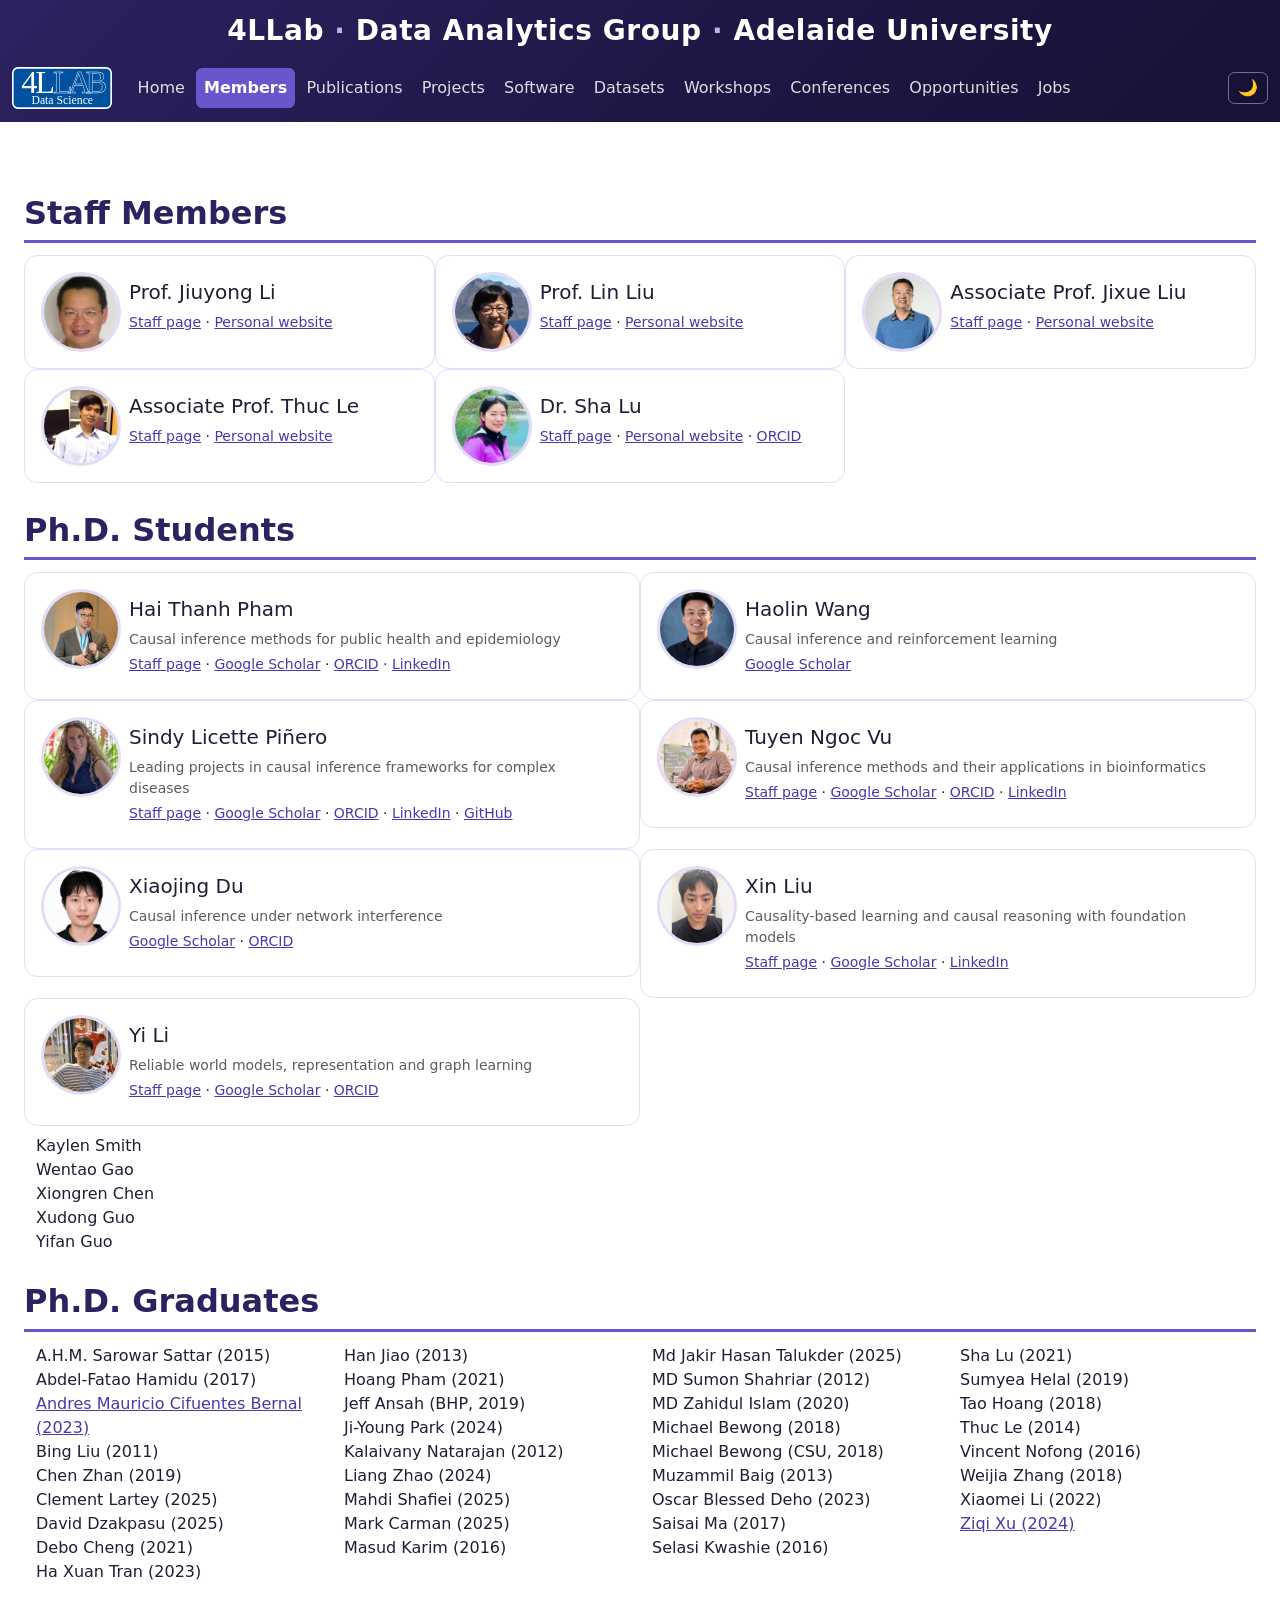
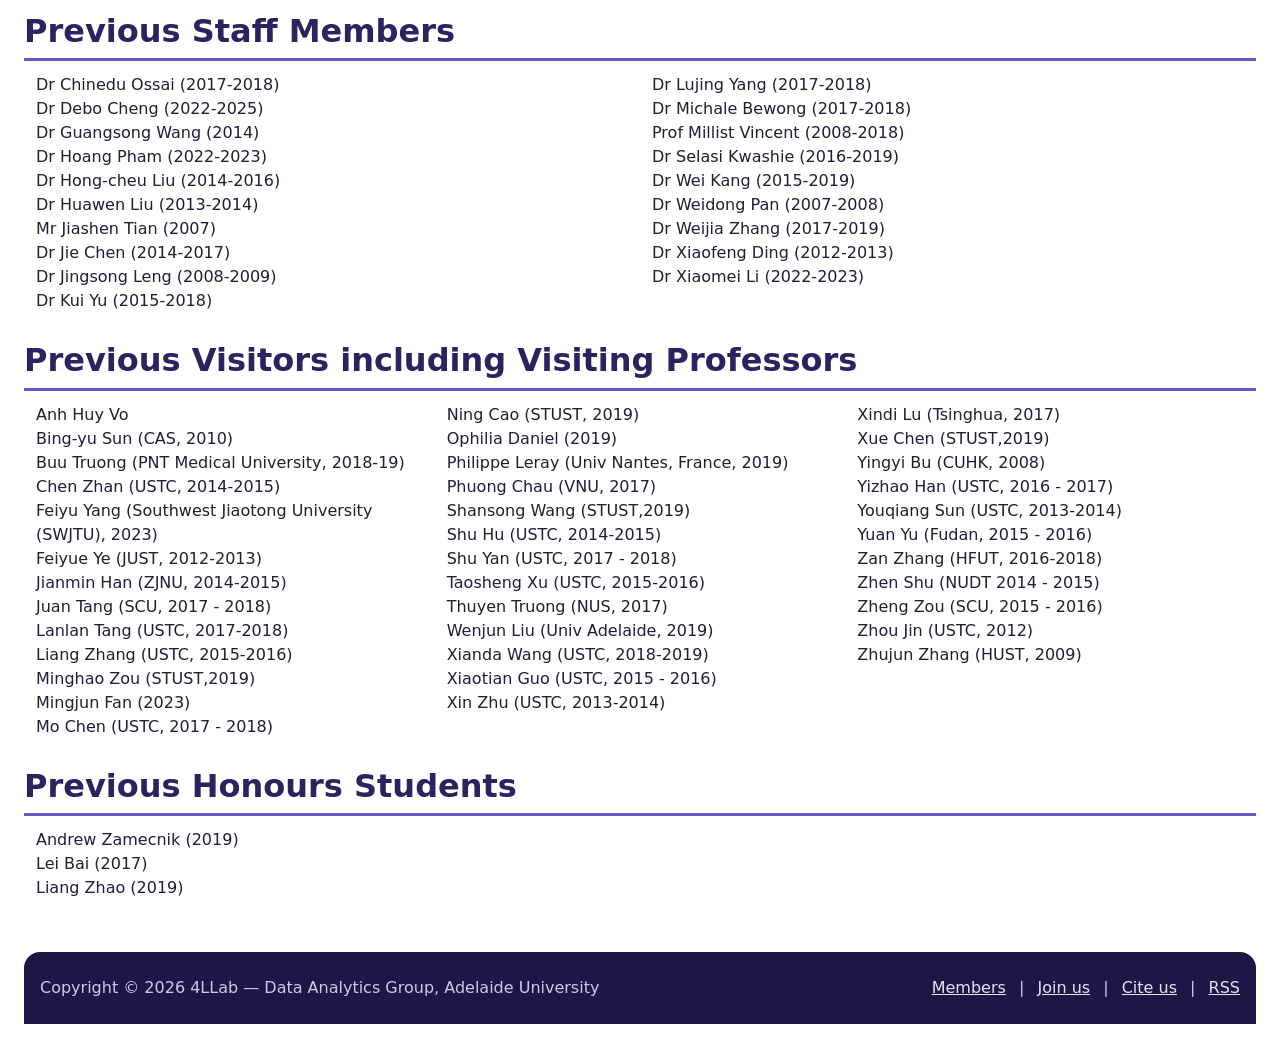
<file: members.html>
<!DOCTYPE html>
<html lang="en">
<head>
<meta charset="utf-8">
<meta name="viewport" content="width=device-width, initial-scale=1">
<title>4LLab Members — Data Analytics Group, Adelaide University</title>
<link href="https://cdn.jsdelivr.net/npm/bootstrap@5.1.3/dist/css/bootstrap.min.css" rel="stylesheet">
<link href="https://cdn.jsdelivr.net/npm/bootstrap-icons@1.5.0/font/bootstrap-icons.css" rel="stylesheet">
<script src="https://cdn.jsdelivr.net/npm/bootstrap@5.1.3/dist/js/bootstrap.bundle.min.js"></script>

<link href="css/site.css" rel="stylesheet">
<script src="js/site.js" defer></script>
</head>
<body>
  <a class="skip-link" href="#main">Skip to main content</a>
  <!-- Website Heading -->
  <header class="site-header">
    <p class="site-title text-center m-0 d-none d-sm-block">
        4LLab <span class="accent">&middot;</span> Data Analytics Group <span class="accent">&middot;</span> Adelaide University
    </p>
    <nav class="navbar navbar-expand-md navbar-dark" aria-label="Main navigation">
      <div class="container-fluid">
          <a href="index.html" class="navbar-brand">
            <img src="img/4LLabLogov1.svg" alt="4LLab home" width="100">
          </a>
          <button type="button" class="navbar-toggler collapsed" data-bs-toggle="collapse" data-bs-target="#navbarCollapse1" aria-expanded="false" aria-controls="navbarCollapse1" aria-label="Toggle navigation">
              <span class="navbar-toggler-icon"></span>
          </button>
          <div class="navbar-collapse collapse" id="navbarCollapse1">
              <div class="navbar-nav">
                <a href="index.html" class="nav-item nav-link">Home</a>
                <a href="members.html" class="nav-item nav-link active">Members</a>
                <a href="publications.html" class="nav-item nav-link">Publications</a>
                <a href="projects.html" class="nav-item nav-link">Projects</a>
                <a href="sw.html" class="nav-item nav-link">Software</a>
                <a href="datasets.html" class="nav-item nav-link">Datasets</a>
                <a href="workshops.html" class="nav-item nav-link">Workshops</a>
                <a href="conferences.html" class="nav-item nav-link">Conferences</a>
                <a href="opportunities.html" class="nav-item nav-link">Opportunities</a>
                <a href="jobs.html" class="nav-item nav-link">Jobs</a>
              </div>
          </div>
      </div>
    </nav>
  </header>

  <!-- Website Content -->
  <div id="main" role="main" class="container-fluid m-0 p-sm-4">
    <!-- Section 1: Staff Members-->
    <section>
          <!----- content --------> 
          <h2 class="pb-2 mt-5 border-bottom">Staff Members</h2>
           <div class="row g-4 py-1 row-cols-1 row-cols-lg-3 row-cols-md-2 m-0">
             <!-- person 1 -->
             <div class="d-flex m-0 member-card fade-in-up">
               <img src="img/JiuyongLi.jpg" class="rounded-circle" width="80" height="80" alt="Portrait of Prof. Jiuyong Li">
               <div class="p-2">
                 <h5>Prof. Jiuyong Li</h5>
                 <p class="mb-0 small"><a target="_blank" href="https://researchers.adelaide.edu.au/profile/jiuyong.li">Staff page</a> &middot; <a target="_blank" href="http://4llab.net/jiuyong/index.html">Personal website</a></p>
               </div>
              </div>
              <!-- person 2 -->
              <div class="d-flex m-0 member-card fade-in-up">
                <img src="img/LinLiu.jpg" class="rounded-circle" width="80" height="80" alt="Portrait of Prof. Lin Liu">
                <div class="p-2">
                  <h5>Prof. Lin Liu</h5>
                  <p class="mb-0 small"><a target="_blank" href="https://researchers.adelaide.edu.au/profile/lin.liu">Staff page</a> &middot; <a target="_blank" href="https://scholar.google.com.au/citations?user=QP6jqRwAAAAJ&hl=en">Personal website</a></p>
                </div>
              </div>
              <!-- person 3 -->
              <div class="d-flex m-0 member-card fade-in-up">
                <img src="img/JerryLiu.jpg" class="rounded-circle" width="80" height="80" alt="Portrait of Associate Prof. Jixue Liu">
                <div class="p-2">
                  <h5>Associate Prof. Jixue Liu</h5>
                  <p class="mb-0 small"><a target="_blank" href="https://researchers.adelaide.edu.au/profile/jixue.liu">Staff page</a> &middot; <a target="_blank" href="https://scholar.google.com.au/citations?user=Ztoa054AAAAJ&hl=en">Personal website</a></p>
                </div>
              </div>
              <!-- person 4 -->
              <div class="d-flex m-0 member-card fade-in-up">
                <img src="img/ThucLe.jpg" class="rounded-circle" width="80" height="80" alt="Portrait of Associate Prof. Thuc Le">
                <div class="p-2">
                  <h5>Associate Prof. Thuc Le</h5>
                  <p class="mb-0 small"><a target="_blank" href="https://researchers.adelaide.edu.au/profile/thuc.le">Staff page</a> &middot; <a target="_blank" href="https://sindypin.github.io/thuc-publications/">Personal website</a></p>
                </div>
              </div>
              <!-- person 6
              <div class="d-flex m-0 member-card fade-in-up">
                <img src="img/Xiaomei Li.JPG" class="rounded-circle" width="80" height="80" alt="Portrait of Dr. Xiaomei Li">
                <div class="p-2">
                  <h5> Dr. Xiaomei Li</h5>
                  <p class="mb-0 small"><a target="_blank" href="https://people.unisa.edu.au/Xiaomei.Li">UniSA staff page</a> &middot; <a target="_blank" href="https://orcid.org/0000-0002-8870-3186">Personal website</a></p>
                </div>
              </div>
              -->
              <!-- person 7 -->
              <div class="d-flex m-0 member-card fade-in-up">
                <img src="img/Sha Lu.jpeg" class="rounded-circle" width="80" height="80" alt="Portrait of Dr. Sha Lu">
                <div class="p-2">
                  <h5> Dr. Sha Lu</h5>
                  <p class="mb-0 small"><a target="_blank" href="https://researchers.adelaide.edu.au/profile/sha.lu-0">Staff page</a> &middot; <a target="_blank" href="https://shalu-ml.github.io/">Personal website</a> &middot; <a target="_blank" href="https://orcid.org/0000-0002-2826-3123">ORCID</a></p>
                </div>
              </div>
            </div>                
    </section>
  
    <!-- Section 2: PhD students -->
    <section>
        <!----- content --------> 
        <h2 class="pb-2 mt-4 border-bottom">Ph.D. Students</h2>
        <!-- Featured student profiles -->
        <div class="row g-4 py-1 row-cols-1 row-cols-md-2 m-0">
          <div class="d-flex m-0 member-card fade-in-up">
            <img src="img/HaiThanhPham.jpg" class="rounded-circle" width="80" height="80" alt="Portrait of Hai Thanh Pham">
            <div class="p-2">
              <h5>Hai Thanh Pham</h5>
              <p class="mb-1 small text-muted">Causal inference methods for public health and epidemiology</p>
              <p class="mb-0 small"><a target="_blank" href="https://researchers.adelaide.edu.au/profile/haithanh.pham">Staff page</a> &middot; <a target="_blank" href="https://scholar.google.com/citations?user=M-aoqOAAAAAJ&amp;hl=en">Google Scholar</a> &middot; <a target="_blank" href="https://orcid.org/0000-0002-8344-2888">ORCID</a> &middot; <a target="_blank" href="https://www.linkedin.com/in/hai-thanh-pham-414146196/">LinkedIn</a></p>
            </div>
          </div>
          <div class="d-flex m-0 member-card fade-in-up">
            <img src="img/HaolinWang.jpg" class="rounded-circle" width="80" height="80" alt="Portrait of Haolin Wang">
            <div class="p-2">
              <h5>Haolin Wang</h5>
              <p class="mb-1 small text-muted">Causal inference and reinforcement learning</p>
              <p class="mb-0 small"><a target="_blank" href="https://scholar.google.com/citations?user=JUNWKKgAAAAJ&amp;hl=en">Google Scholar</a></p>
            </div>
          </div>
          <div class="d-flex m-0 member-card fade-in-up">
            <img src="img/SindyPinero.jpg" class="rounded-circle" width="80" height="80" alt="Portrait of Sindy Licette Piñero">
            <div class="p-2">
              <h5>Sindy Licette Piñero</h5>
              <p class="mb-1 small text-muted">Leading projects in causal inference frameworks for complex diseases</p>
              <p class="mb-0 small"><a target="_blank" href="https://researchers.adelaide.edu.au/profile/sindy.pinero">Staff page</a> &middot; <a target="_blank" href="https://scholar.google.com/citations?user=I3WyNjYAAAAJ&amp;hl=en">Google Scholar</a> &middot; <a target="_blank" href="https://orcid.org/0000-0002-6296-6412">ORCID</a> &middot; <a target="_blank" href="https://www.linkedin.com/in/sindypinero/">LinkedIn</a> &middot; <a target="_blank" href="https://github.com/SindyPin/">GitHub</a></p>
            </div>
          </div>
          <div class="d-flex m-0 member-card fade-in-up">
            <img src="img/TuyenVu.jpg" class="rounded-circle" width="80" height="80" alt="Portrait of Tuyen Vu">
            <div class="p-2">
              <h5>Tuyen Ngoc Vu</h5>
              <p class="mb-1 small text-muted">Causal inference methods and their applications in bioinformatics</p>
              <p class="mb-0 small"><a target="_blank" href="https://researchers.adelaide.edu.au/profile/tuyen.vu">Staff page</a> &middot; <a target="_blank" href="https://scholar.google.com/citations?user=D1XpyZ8AAAAJ&amp;hl=en">Google Scholar</a> &middot; <a target="_blank" href="https://orcid.org/0009-0009-7784-1389">ORCID</a> &middot; <a target="_blank" href="https://www.linkedin.com/in/tuyen-vu/">LinkedIn</a></p>
            </div>
          </div>
          <div class="d-flex m-0 member-card fade-in-up">
            <img src="img/XiaojingDu.jpg" class="rounded-circle" width="80" height="80" alt="Portrait of Xiaojing Du">
            <div class="p-2">
              <h5>Xiaojing Du</h5>
              <p class="mb-1 small text-muted">Causal inference under network interference</p>
              <p class="mb-0 small"><a target="_blank" href="https://scholar.google.com/citations?user=XfeEmsgAAAAJ&amp;hl=en">Google Scholar</a> &middot; <a target="_blank" href="https://orcid.org/0000-0002-5199-7192">ORCID</a></p>
            </div>
          </div>
          <div class="d-flex m-0 member-card fade-in-up">
            <img src="img/XinLiu.jpg" class="rounded-circle" width="80" height="80" alt="Portrait of Xin Liu">
            <div class="p-2">
              <h5>Xin Liu</h5>
              <p class="mb-1 small text-muted">Causality-based learning and causal reasoning with foundation models</p>
              <p class="mb-0 small"><a target="_blank" href="https://researchers.adelaide.edu.au/profile/xin.liu">Staff page</a> &middot; <a target="_blank" href="https://scholar.google.com/citations?user=b6Yn7zEAAAAJ&amp;hl=en">Google Scholar</a> &middot; <a target="_blank" href="https://www.linkedin.com/in/xin-liu-278650253/">LinkedIn</a></p>
            </div>
          </div>
          <div class="d-flex m-0 member-card fade-in-up">
            <img src="img/YiLi.jpg" class="rounded-circle" width="80" height="80" alt="Portrait of Yi Li">
            <div class="p-2">
              <h5>Yi Li</h5>
              <p class="mb-1 small text-muted">Reliable world models, representation and graph learning</p>
              <p class="mb-0 small"><a target="_blank" href="https://researchers.adelaide.edu.au/profile/yi.li04">Staff page</a> &middot; <a target="_blank" href="https://scholar.google.com/citations?user=DdQiqdwAAAAJ&amp;hl=en">Google Scholar</a> &middot; <a target="_blank" href="https://orcid.org/0009-0005-2052-3399">ORCID</a></p>
            </div>
          </div>
        </div>
        <!-- Other students -->
        <div class="row g-4 py-1 m-0">
        <div class="mt-0">
          Kaylen Smith<br/>
          Wentao Gao<br/>
          Xiongren Chen<br/>
          Xudong Guo<br/>
          Yifan Guo<br/>
        </div>
      </div>
 
    </section>

    <!-- Section 3: PhD Graduates -->
    <section>
      <!----- content --------> 
      <h2 class="pb-2 mt-4 border-bottom">Ph.D. Graduates</h2>
      <div class="row g-4 py-1 row-cols-1 row-cols-md-2 row-cols-lg-4 m-0">
        <div class="mt-0">
          A.H.M. Sarowar Sattar (2015)<br/>
          Abdel-Fatao Hamidu (2017)<br/>
          <a href="https://people.unisa.edu.au/Andres.CifuentesBernal">Andres Mauricio Cifuentes Bernal (2023)</a><br/>
          Bing Liu (2011)<br/>
          Chen Zhan (2019)<br/>
          Clement Lartey (2025)<br/>
          David Dzakpasu (2025)<br/>
          Debo Cheng (2021)<br/>
          Ha Xuan Tran (2023)<br/>
        </div>
        <div class="mt-0">
          Han Jiao (2013)<br/>
          Hoang Pham (2021)<br/>
          Jeff Ansah (BHP, 2019)<br/>
          Ji-Young Park (2024)<br/>
          Kalaivany Natarajan (2012)<br/>
          Liang Zhao (2024)<br/>
          Mahdi Shafiei (2025)<br/>
          Mark Carman (2025)<br/>
          Masud Karim (2016)<br/>
        </div>
        <div class="mt-0">
          Md Jakir Hasan Talukder (2025)<br/>
          MD Sumon Shahriar (2012)<br/>
          MD Zahidul Islam (2020)<br/>
          Michael Bewong (2018)<br/>
          Michael Bewong (CSU, 2018)<br/>
          Muzammil Baig (2013)<br/>
          Oscar Blessed Deho (2023)<br/>
          Saisai Ma (2017)<br/>
          Selasi Kwashie (2016)<br/>
        </div>
        <div class="mt-0">
          Sha Lu (2021)<br/>
          Sumyea Helal (2019)<br/>
          Tao Hoang (2018)<br/>
          Thuc Le (2014)<br/>
          Vincent Nofong (2016)<br/>
          Weijia Zhang (2018)<br/>
          Xiaomei Li (2022)<br/>
          <a href="https://iron13.github.io/">Ziqi Xu (2024)</a><br/>
        </div>
      </div>
    </section>

    <!-- Section 4: Previous Staff Members -->
    <section>
      <!----- content --------> 
      <h2 class="pb-2 mt-4 border-bottom">Previous Staff Members</h2>
      <div class="row g-4 py-1 row-cols-1 row-cols-md-2 m-0">
        <div class="mt-0">
          Dr Chinedu Ossai (2017-2018)<br/>
          Dr Debo Cheng (2022-2025)<br/>
          Dr Guangsong Wang (2014)<br/>
          Dr Hoang Pham (2022-2023)<br/>
          Dr Hong-cheu Liu (2014-2016)<br/>
          Dr Huawen Liu (2013-2014)<br/>
          Mr Jiashen Tian (2007)<br/>
          Dr Jie Chen (2014-2017)<br/>
          Dr Jingsong Leng (2008-2009)<br/>
          Dr Kui Yu (2015-2018)<br/>
        </div>
        <div class="mt-0">
          Dr Lujing Yang (2017-2018)<br/>
          Dr Michale Bewong (2017-2018)<br/>
          Prof Millist Vincent (2008-2018)<br/>
          Dr Selasi Kwashie (2016-2019)<br/>
          Dr Wei Kang (2015-2019)<br/>
          Dr Weidong Pan (2007-2008)<br/>
          Dr Weijia Zhang (2017-2019)<br/>
          Dr Xiaofeng Ding (2012-2013)<br/>
          Dr Xiaomei Li (2022-2023)<br/>
        </div>
      </div>
    </section>
  <!-- Section 5: Previous Visitors including Visiting Professors -->
    <section>
      <!----- content -------->
      <h2 class="pb-2 mt-4 border-bottom">Previous Visitors including Visiting Professors</h2>
      <!-- gutter 4, 1 col in smaller than medium, 2 col otherwise -->
      <div class="row g-4 py-1 row-cols-1 row-cols-md-2 row-cols-lg-3 m-0">
        <div class="mt-0">
          Anh Huy Vo<br/>
          Bing-yu Sun (CAS, 2010)<br/>
          Buu Truong (PNT Medical University, 2018-19)<br/>
          Chen Zhan (USTC, 2014-2015)<br/>
          Feiyu Yang (Southwest Jiaotong University (SWJTU), 2023)<br/>
          Feiyue Ye (JUST, 2012-2013)<br/>
          Jianmin Han (ZJNU, 2014-2015)<br/>
          Juan Tang (SCU, 2017 - 2018)<br/>
          Lanlan Tang (USTC, 2017-2018)<br/>
          Liang Zhang (USTC, 2015-2016)<br/>
          Minghao Zou (STUST,2019)<br/>
          Mingjun Fan (2023)<br/>
          Mo Chen (USTC, 2017 - 2018)<br/>
        </div>
        <div class="mt-0">
          Ning Cao (STUST, 2019)<br/>
          Ophilia Daniel (2019)<br/>
          Philippe Leray (Univ Nantes, France, 2019)<br/>
          Phuong Chau (VNU, 2017)<br/>
          Shansong Wang (STUST,2019)<br/>
          Shu Hu (USTC, 2014-2015)<br/>
          Shu Yan (USTC, 2017 - 2018)<br/>
          Taosheng Xu (USTC, 2015-2016)<br/>
          Thuyen Truong (NUS, 2017)<br/>
          Wenjun Liu (Univ Adelaide, 2019)<br/>
          Xianda Wang (USTC, 2018-2019)<br/>
          Xiaotian Guo (USTC, 2015 - 2016)<br/>
          Xin Zhu (USTC, 2013-2014)<br/>
        </div>
        <div class="mt-0">
          Xindi Lu (Tsinghua, 2017)<br/>
          Xue Chen (STUST,2019)<br/>
          Yingyi Bu (CUHK, 2008)<br/>
          Yizhao Han (USTC, 2016 - 2017)<br/>
          Youqiang Sun (USTC, 2013-2014)<br/>
          Yuan Yu (Fudan, 2015 - 2016)<br/>
          Zan Zhang (HFUT, 2016-2018)<br/>
          Zhen Shu (NUDT 2014 - 2015)<br/>
          Zheng Zou (SCU, 2015 - 2016)<br/>
          Zhou Jin (USTC, 2012)<br/>
          Zhujun Zhang (HUST, 2009)<br/>
        </div>
      </div>
  </section>
  <!-- Section 6: Previous Honours Students -->
  <section>
    <!----- content -------->
    <h2 class="pb-2 mt-4 border-bottom">Previous Honours Students</h2>
      <div class="row g-4 py-1 m-0">
        <div class="mt-0">
          Andrew Zamecnik (2019)<br/>
          Lei Bai (2017)<br/>
          Liang Zhao (2019)<br/>
        </div>
      </div>
  </section>

    <!-- footer-->
    <footer class="site-footer">
      <div class="row">
        <div class="col-md-6">
          <p class="mb-0">Copyright &copy; <span class="js-year">2026</span> 4LLab &mdash; Data Analytics Group, Adelaide University</p>
        </div>
        <div class="col-md-6 text-md-end">
          <a href="members.html">Members</a>
          <span class="mx-2" aria-hidden="true">|</span>
          <a href="opportunities.html">Join us</a>
          <span class="mx-2" aria-hidden="true">|</span>
          <a href="cite.html">Cite us</a>
          <span class="mx-2" aria-hidden="true">|</span>
          <a href="publications.rss">RSS</a>
        </div>
      </div>
    </footer>
  </div>

</body>
</html>
</file>
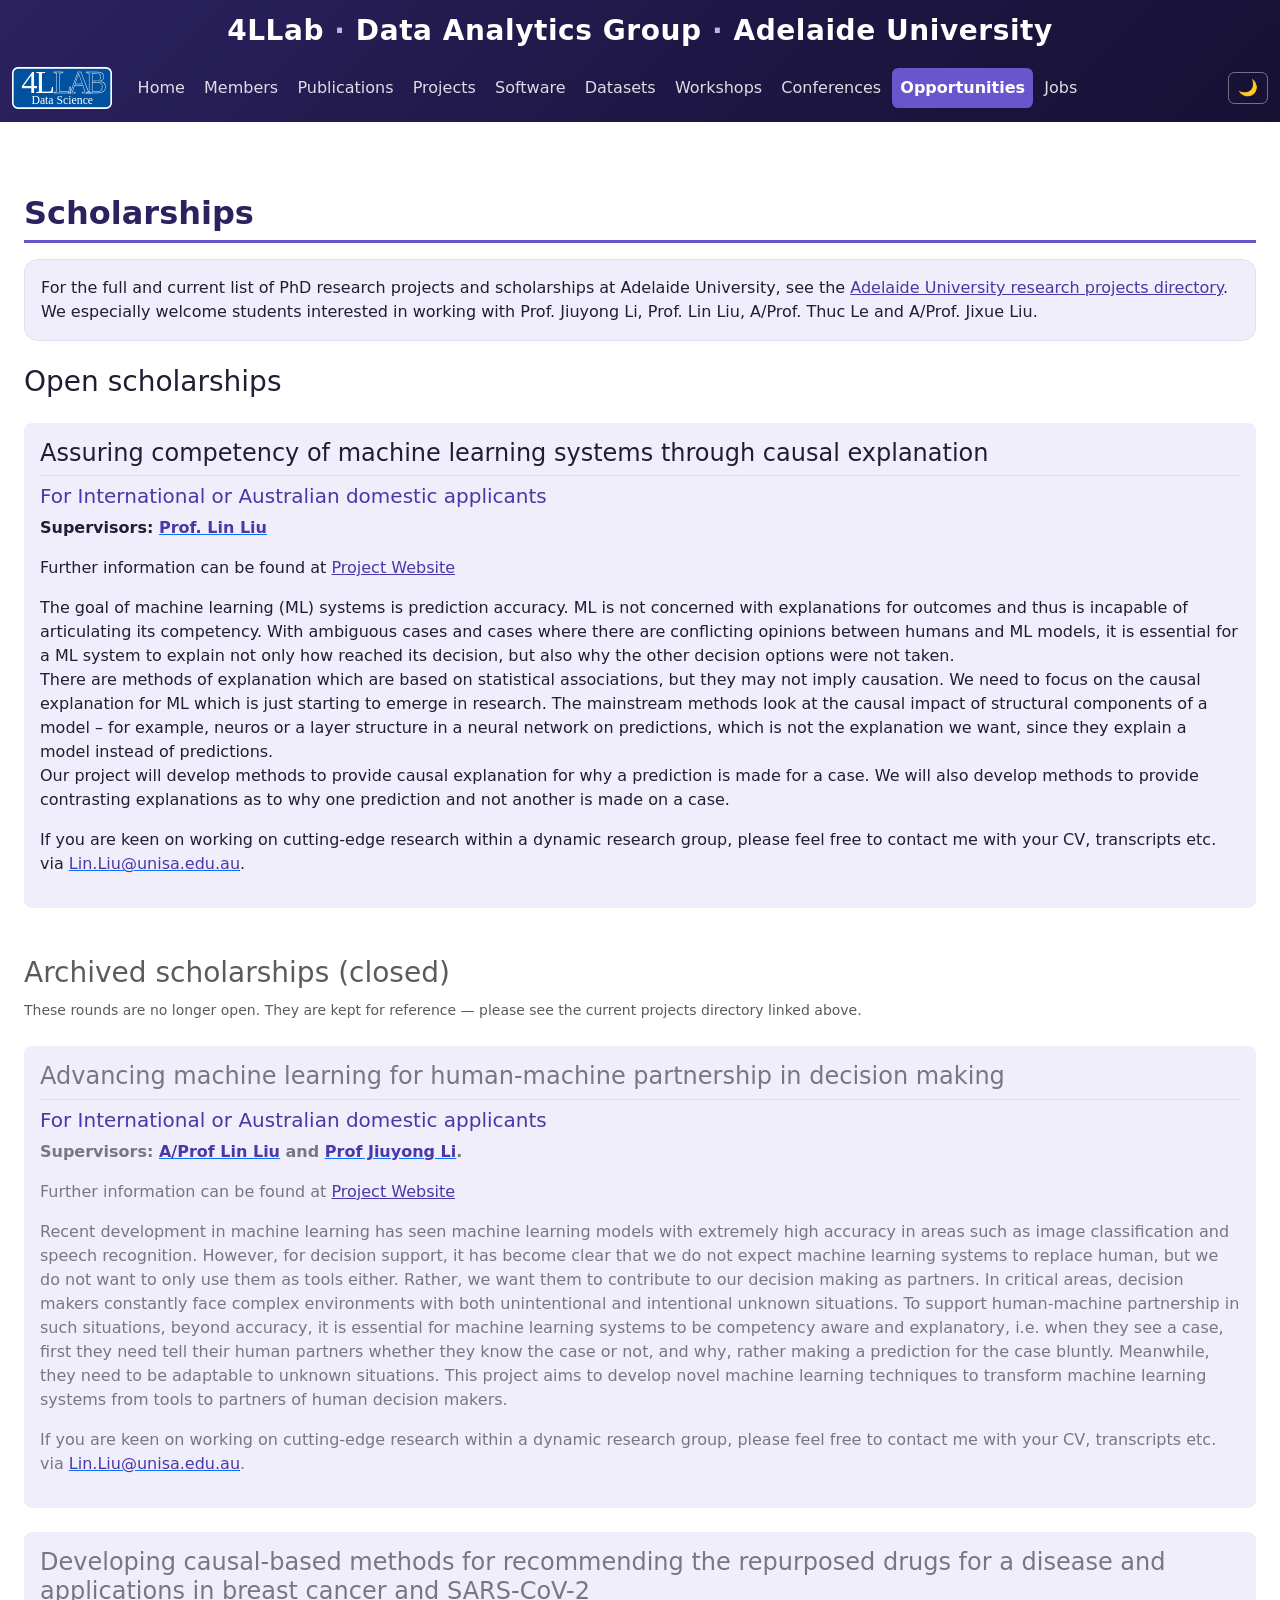
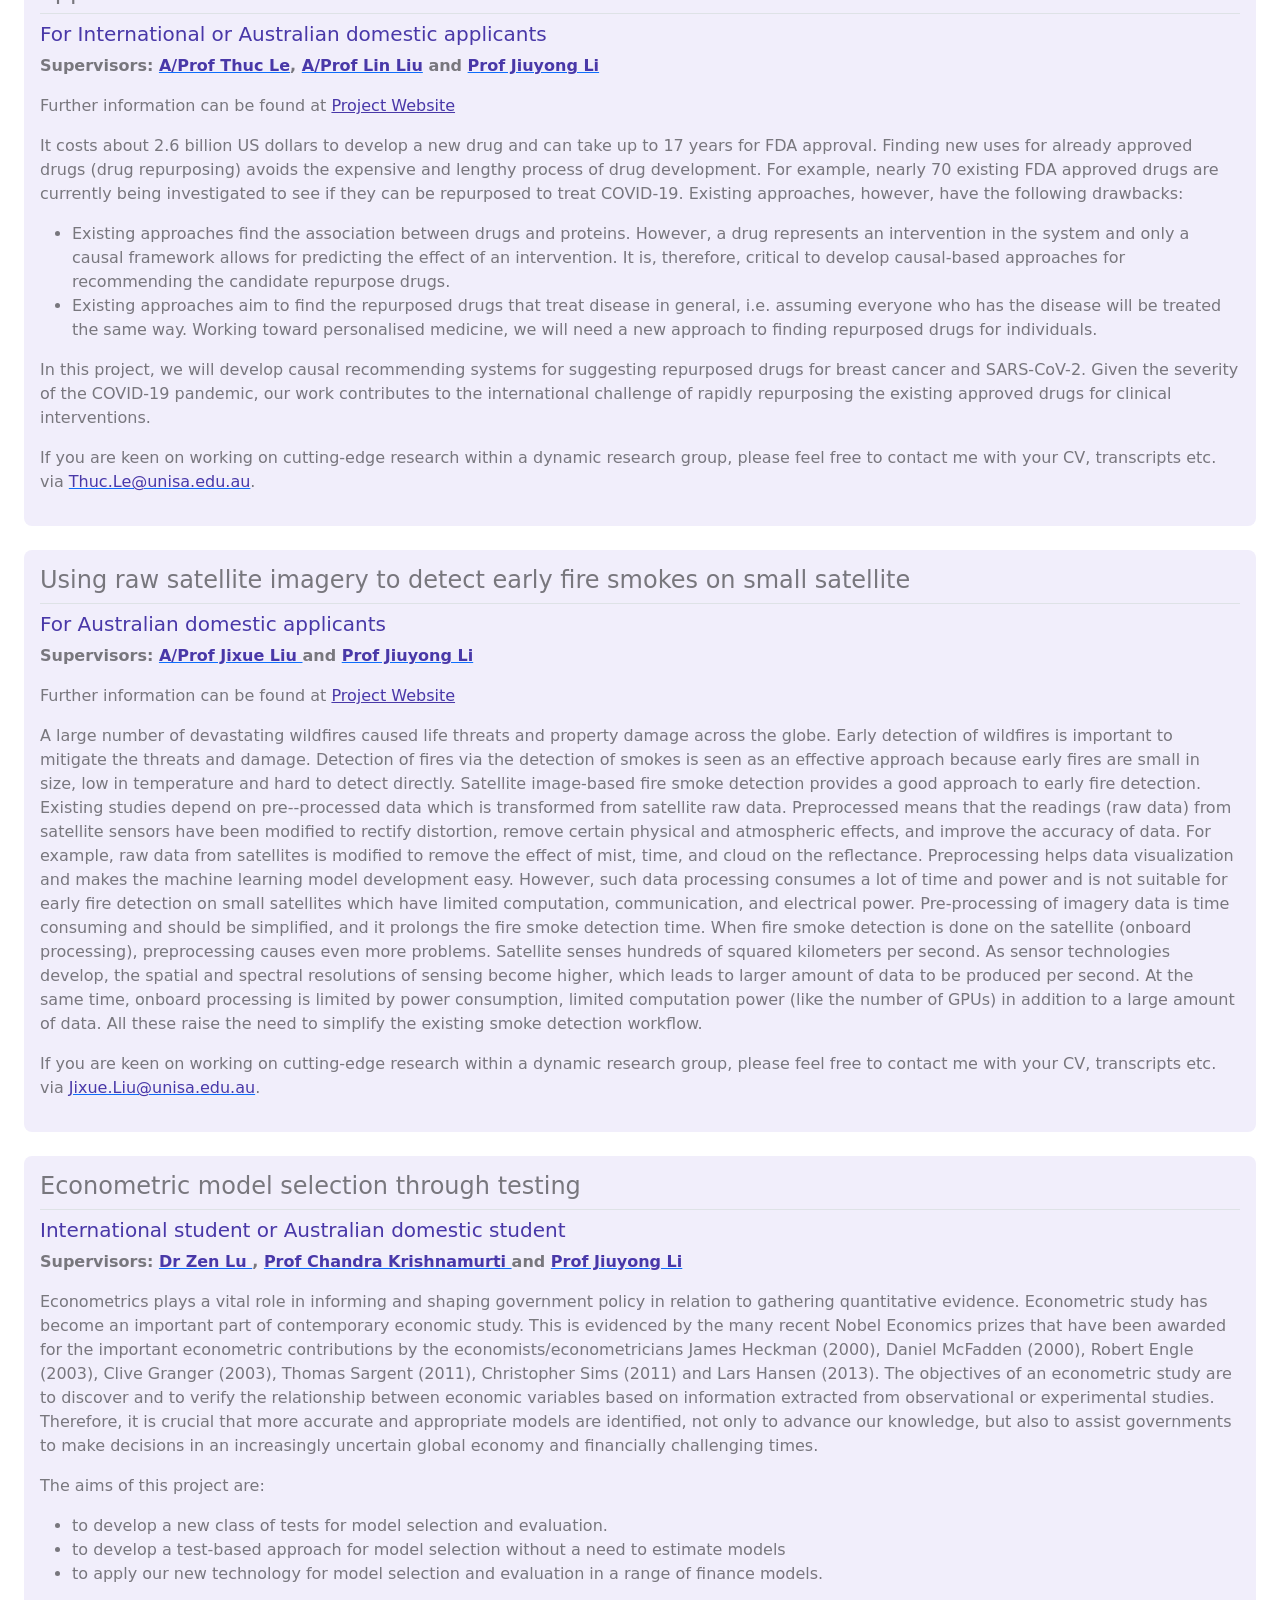
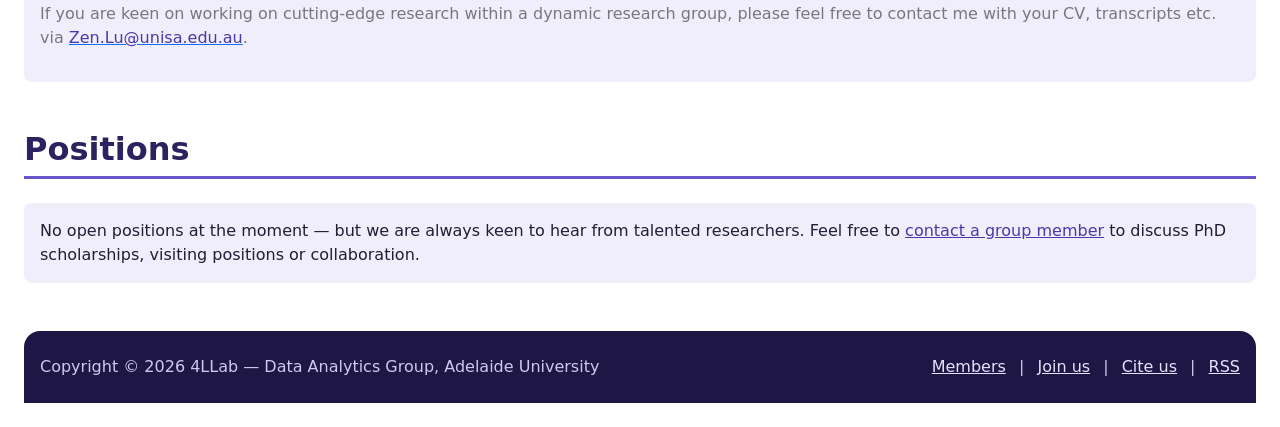
<file: opportunities.html>
<!DOCTYPE html>
<html lang="en">

<head>
    <meta charset="utf-8">
    <meta name="viewport" content="width=device-width, initial-scale=1">
    <link href="https://cdn.jsdelivr.net/npm/bootstrap@5.1.3/dist/css/bootstrap.min.css" rel="stylesheet">
    <script src="https://cdn.jsdelivr.net/npm/bootstrap@5.1.3/dist/js/bootstrap.bundle.min.js"></script>
    <link href="https://cdn.jsdelivr.net/npm/bootstrap-icons@1.5.0/font/bootstrap-icons.css" rel="stylesheet">
    <title>4LLab Opportunities — Data Analytics Group, Adelaide University</title>
<link href="css/site.css" rel="stylesheet">
<script src="js/site.js" defer></script>
</head>

<body>
  <a class="skip-link" href="#main">Skip to main content</a>
  <!-- Website Heading -->
  <header class="site-header">
    <p class="site-title text-center m-0 d-none d-sm-block">
        4LLab <span class="accent">&middot;</span> Data Analytics Group <span class="accent">&middot;</span> Adelaide University
    </p>
    <nav class="navbar navbar-expand-md navbar-dark" aria-label="Main navigation">
      <div class="container-fluid">
          <a href="index.html" class="navbar-brand">
            <img src="img/4LLabLogov1.svg" alt="4LLab home" width="100">
          </a>
          <button type="button" class="navbar-toggler collapsed" data-bs-toggle="collapse" data-bs-target="#navbarCollapse1" aria-expanded="false" aria-controls="navbarCollapse1" aria-label="Toggle navigation">
              <span class="navbar-toggler-icon"></span>
          </button>
          <div class="navbar-collapse collapse" id="navbarCollapse1">
              <div class="navbar-nav">
                <a href="index.html" class="nav-item nav-link">Home</a>
                <a href="members.html" class="nav-item nav-link">Members</a>
                <a href="publications.html" class="nav-item nav-link">Publications</a>
                <a href="projects.html" class="nav-item nav-link">Projects</a>
                <a href="sw.html" class="nav-item nav-link">Software</a>
                <a href="datasets.html" class="nav-item nav-link">Datasets</a>
                <a href="workshops.html" class="nav-item nav-link">Workshops</a>
                <a href="conferences.html" class="nav-item nav-link">Conferences</a>
                <a href="opportunities.html" class="nav-item nav-link active">Opportunities</a>
                <a href="jobs.html" class="nav-item nav-link">Jobs</a>
              </div>
          </div>
      </div>
    </nav>
  </header>

  <!-- Website Content -->
  <div id="main" role="main" class="container-fluid m-0 p-sm-4">
      <!-- Section 1 (if require more section, please copy this code) -->
      <section>
        <h2 class="pb-2 mt-5 border-bottom"> Scholarships</h2>

        <div class="card-soft p-3 my-3">
          <p class="mb-0">For the full and current list of PhD research projects and scholarships at Adelaide University, see the
            <a href="https://www.adelaide.edu.au/research/research-degrees/research-projects/" target="_blank" rel="noopener">Adelaide University research projects directory</a>.
            We especially welcome students interested in working with Prof. Jiuyong Li, Prof. Lin Liu, A/Prof. Thuc Le and A/Prof. Jixue Liu.</p>
        </div>

        <h3 class="mt-4">Open scholarships</h3>

        <!-- scholarship 1-->
        <div class="p-3 my-4 bg-light rounded-3">
          <h4 class="pb-2 border-bottom"> Assuring competency of machine learning systems through causal explanation</h4>
          <h5 class="text-primary">For International or Australian domestic applicants</h5>
          <p class="fw-bold">Supervisors:
            <a href="https://people.unisa.edu.au/lin.liu" class="link-primary"  target="_blank">Prof. Lin Liu</a>
          </p>
          <p>
            Further information can be found at <a href="https://www.unisa.edu.au/research/degrees/competency-machine-learning-systems" target="_blank">Project Website</a>
          </p>
          <p>The goal of machine learning (ML) systems is prediction accuracy. ML is not concerned with  explanations for outcomes and thus is incapable of articulating its competency. With ambiguous cases and cases where there are conflicting opinions between humans and ML models, it is essential for a ML system to explain not only how reached its decision, but also why the other decision options were not taken.
            <br> 
            There are methods of explanation which are based on statistical associations, but they may not imply causation. We need to focus on the causal explanation for ML which is just starting to emerge in research. The mainstream methods look at the causal impact of structural components of a model – for example, neuros or a layer structure in a neural network on predictions, which is not the explanation we want, since they explain a model instead of predictions. 
            <br>
            Our project will develop methods to provide causal explanation for why a prediction is made for a case. We will also develop methods to provide contrasting explanations as to why one prediction and not another is made on a case.
            </p>
          <p>
            If you are keen on working on cutting-edge research within a dynamic research group, please feel free to contact me with your CV, transcripts etc. via <a href="mailto:Lin.Liu@unisa.edu.au" class="link-primary" target="_blank">Lin.Liu@unisa.edu.au</a>.
          </p>
        </div>
<h3 class="mt-5 text-muted">Archived scholarships (closed)</h3>
        <p class="text-muted"><small>These rounds are no longer open. They are kept for reference &mdash; please see the current projects directory linked above.</small></p>
        <!-- closed scholarships are styled with text-black-50 -->
        <!-- scholarship 2-->
        <div class="p-3 my-4 bg-light rounded-3 text-black-50">
          <h4 class="pb-2 border-bottom"> Advancing machine learning for human-machine partnership in decision making</h4>
          <h5 class="text-primary">For International or Australian domestic applicants</h5>
          <p class="fw-bold">Supervisors:
            <a href="https://people.unisa.edu.au/lin.liu" class="link-primary"  target="_blank">A/Prof Lin Liu</a>  and 
            <a href="https://people.unisa.edu.au/jiuyong.li" class="link-primary" target="_blank">Prof Jiuyong Li</a>.
          </p>
          <p>
            Further information can be found at <a href="https://www.unisa.edu.au/research/degrees/advancing-machine--learning-partnership" target="_blank">Project Website</a>
          </p>
          <p>Recent development in machine learning has seen machine learning models with extremely high accuracy in areas such as image classification and speech recognition. However, for decision support, it has become clear that we do not expect machine learning systems to replace human, but we do not want to only use them as tools either. Rather, we want them to contribute to our decision making as partners. In critical areas, decision makers constantly face complex environments with both unintentional and intentional unknown situations. To support human-machine partnership in such situations, beyond accuracy, it is essential for machine learning systems to be competency aware and explanatory, i.e. when they see a case, first they need tell their human partners whether they know the case or not, and why, rather making a prediction for the case bluntly. Meanwhile, they need to be adaptable to unknown situations. This project aims to develop novel machine learning techniques to transform machine learning systems from tools to partners of human decision makers.</p>
          <p>
            If you are keen on working on cutting-edge research within a dynamic research group, please feel free to contact me with your CV, transcripts etc. via <a href="mailto:Lin.Liu@unisa.edu.au" class="link-primary" target="_blank">Lin.Liu@unisa.edu.au</a>.
          </p>
        </div>
        <!-- scholarship 3-->
        <div class="p-3 my-4 bg-light rounded-3 text-black-50">
          <h4 class="pb-2 border-bottom"> Developing causal-based methods for recommending the repurposed drugs for a disease and applications in breast cancer and SARS-CoV-2</h4>
          <h5 class="text-primary">For International or Australian domestic applicants</h5>
          <p class="fw-bold">Supervisors:
            <a href="https://people.unisa.edu.au/thuc.le" class="link-primary"  target="_blank">A/Prof Thuc Le</a>,
            <a href="https://people.unisa.edu.au/lin.liu" class="link-primary"  target="_blank">A/Prof Lin Liu</a> and 
            <a href="https://people.unisa.edu.au/jiuyong.li" class="link-primary" target="_blank">Prof Jiuyong Li</a>
          </p>
          <p>
            Further information can be found at <a href="https://www.unisa.edu.au/research/degrees/developing-methods-recommending-drugs" target="_blank">Project Website</a>
          </p>
          <p>It costs about 2.6 billion US dollars to develop a new drug and can take up to 17 years for FDA approval. Finding new uses for already approved drugs (drug repurposing) avoids the expensive and lengthy process of drug development. For example, nearly 70 existing FDA approved drugs are currently being investigated to see if they can be repurposed to treat COVID-19. Existing approaches, however, have the following drawbacks:
            <ul>
              <li>Existing approaches find the association between drugs and proteins. However, a drug represents an intervention in the system and only a causal framework allows for predicting the effect of an intervention. It is, therefore, critical to develop causal-based approaches for recommending the candidate repurpose drugs.</li>
              <li>Existing approaches aim to find the repurposed drugs that treat disease in general, i.e. assuming everyone who has the disease will be treated the same way. Working toward personalised medicine, we will need a new approach to finding repurposed drugs for individuals.</li>
            </ul>
            	
            In this project, we will develop causal recommending systems for suggesting repurposed drugs for breast cancer and SARS-CoV-2. Given the severity of the COVID-19 pandemic, our work contributes to the international challenge of rapidly repurposing the existing approved drugs for clinical interventions. 
            </p>
          <p>
            If you are keen on working on cutting-edge research within a dynamic research group, please feel free to contact me with your CV, transcripts etc. via <a href="mailto:Thuc.Le@unisa.edu.au" class="link-primary" target="_blank">Thuc.Le@unisa.edu.au</a>.
          </p>
        </div>

        <!-- scholarship 4-->
        <div class="p-3 my-4 bg-light rounded-3 text-black-50">
          <h4 class="pb-2 border-bottom"> Using raw satellite imagery to detect early fire smokes on small satellite</h4>
          <h5 class="text-primary">For Australian domestic applicants</h5>
          <p class="fw-bold">Supervisors:
            <a href="https://people.unisa.edu.au/jixue.liu" class="link-primary"  target="_blank">A/Prof Jixue Liu </a>  and 
            <a href="https://people.unisa.edu.au/jiuyong.li" class="link-primary" target="_blank">Prof Jiuyong Li</a>
          </p>
          <p>
            Further information can be found at <a href="https://www.unisa.edu.au/research/degrees/using-raw-satellite-imagery" target="_blank">Project Website</a>
          </p>

          <p>A large number of devastating wildfires caused life threats and property damage across the globe. Early detection of wildfires is important to mitigate the threats and damage. Detection of fires via the detection of smokes is seen as an effective approach because early fires are small in size, low in temperature and hard to detect directly. Satellite image-based fire smoke detection provides a good approach to early fire detection. Existing studies depend on pre--processed data which is transformed from satellite raw data. Preprocessed means that the readings (raw data) from satellite sensors have been modified to rectify distortion, remove certain physical and atmospheric effects, and improve the accuracy of data. For example, raw data from satellites is modified to remove the effect of mist, time, and cloud on the reflectance. Preprocessing helps data visualization and makes the machine learning model development easy. However, such data processing consumes a lot of time and power and is not suitable for early fire detection on small satellites which have limited computation, communication, and electrical power. Pre-processing of imagery data is time consuming and should be simplified, and it prolongs the fire smoke detection time. When fire smoke detection is done on the satellite (onboard processing), preprocessing causes even more problems. Satellite senses hundreds of squared kilometers per second. As sensor technologies develop, the spatial and spectral resolutions of sensing become higher, which leads to larger amount of data to be produced per second. At the same time, onboard processing is limited by power consumption, limited computation power (like the number of GPUs) in addition to a large amount of data. All these raise the need to simplify the existing smoke detection workflow.</p>
          <p>
            If you are keen on working on cutting-edge research within a dynamic research group, please feel free to contact me with your CV, transcripts etc. via <a href="mailto:Jixue.Liu@unisa.edu.au" class="link-primary" target="_blank">Jixue.Liu@unisa.edu.au</a>.
          </p>
        </div>
        <!-- scholarship 5-->
      <div class="p-3 my-4 bg-light rounded-3 text-black-50">
        <h4 class="pb-2 border-bottom"> Econometric model selection through testing</h4>
        <h5 class="text-primary">International student or Australian domestic student</h5>
        <p class="fw-bold">Supervisors:
          <a href="https://people.unisa.edu.au/zen.lu" class="link-primary"  target="_blank">Dr Zen Lu </a>,
          <a href="https://people.unisa.edu.au/chandra.krishnamurti" class="link-primary"  target="_blank">Prof Chandra Krishnamurti </a>  and 
          <a href="https://people.unisa.edu.au/jiuyong.li" class="link-primary" target="_blank">Prof Jiuyong Li</a>
        </p>
        <p>Econometrics plays a vital role in informing and shaping government policy in relation to gathering quantitative evidence. Econometric study has become an important part of contemporary economic study. This is evidenced by the many recent Nobel Economics prizes that have been awarded for the important econometric contributions by the economists/econometricians James Heckman (2000), Daniel McFadden (2000), Robert Engle (2003), Clive Granger (2003), Thomas Sargent (2011), Christopher Sims (2011) and Lars Hansen (2013). The objectives of an econometric study are to discover and to verify the relationship between economic variables based on information extracted from observational or experimental studies. Therefore, it is crucial that more accurate and appropriate models are identified, not only to advance our knowledge, but also to assist governments to make decisions in an increasingly uncertain global economy and financially challenging times.</p>
        <p>The aims of this project are:
          <ul>
            <li>to develop a new class of tests for model selection and evaluation.</li>
            <li>to develop a test-based approach for model selection without a need to estimate models</li>
            <li>to apply our new technology for model selection and evaluation in a range of finance models.</li>
          </ul>
        </p>
        <p>
          If you are keen on working on cutting-edge research within a dynamic research group, please feel free to contact me with your CV, transcripts etc. via <a href="mailto:Zen.Lu@unisa.edu.au" class="link-primary" target="_blank">Zen.Lu@unisa.edu.au</a>.
        </p>
      </div>
    </section>

      <!-- Section 1 (if require more section, please copy this code) -->
      <section>
        <h2 class="pb-2 mt-5 border-bottom"> Positions</h2>
        <div class="p-3 my-4 bg-light rounded-3">
          <p class="mb-0">No open positions at the moment &mdash; but we are always keen to hear from talented researchers.
             Feel free to <a href="members.html">contact a group member</a> to discuss PhD scholarships, visiting positions or collaboration.</p>
        </div>
      </section>


      <!-- footer-->
      <footer class="site-footer">
      <div class="row">
        <div class="col-md-6">
          <p class="mb-0">Copyright &copy; <span class="js-year">2026</span> 4LLab &mdash; Data Analytics Group, Adelaide University</p>
        </div>
        <div class="col-md-6 text-md-end">
          <a href="members.html">Members</a>
          <span class="mx-2" aria-hidden="true">|</span>
          <a href="opportunities.html">Join us</a>
          <span class="mx-2" aria-hidden="true">|</span>
          <a href="cite.html">Cite us</a>
          <span class="mx-2" aria-hidden="true">|</span>
          <a href="publications.rss">RSS</a>
        </div>
      </div>
    </footer>
  </div>
</body>
</html>
</file>
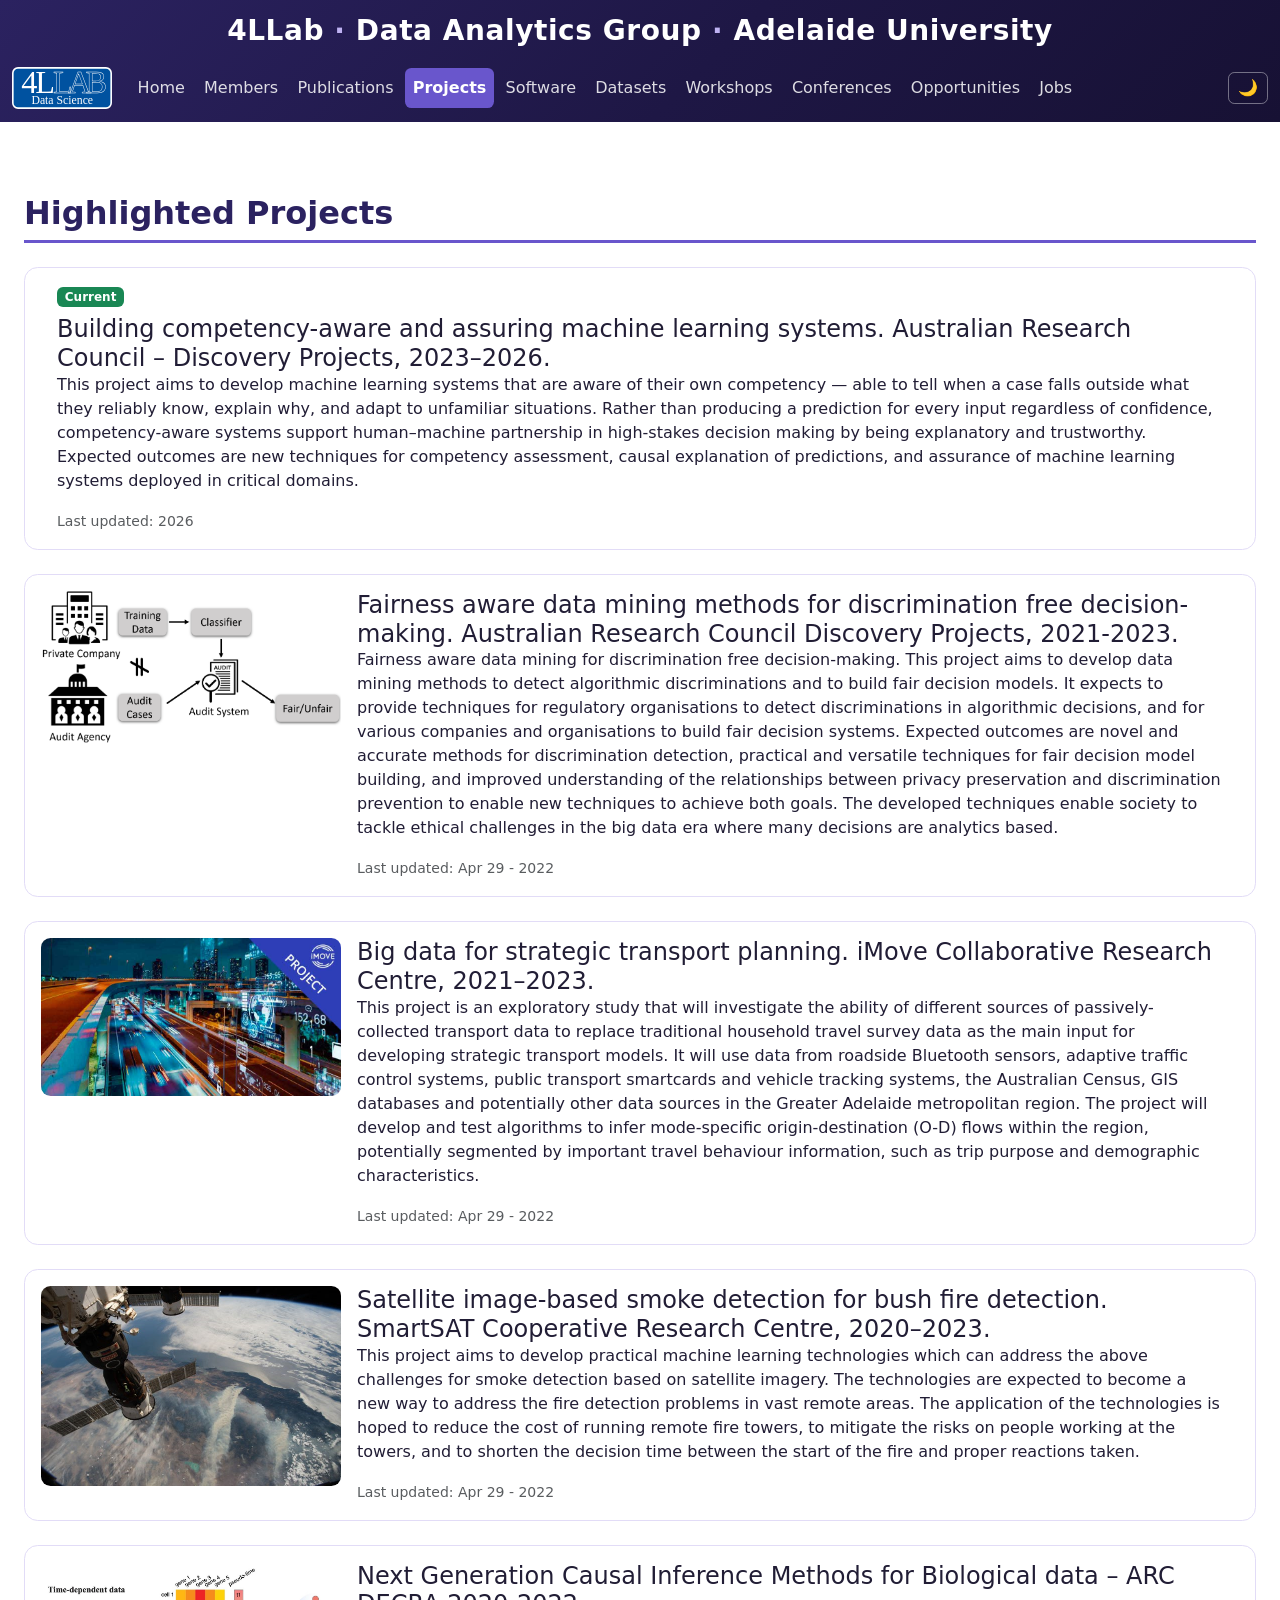
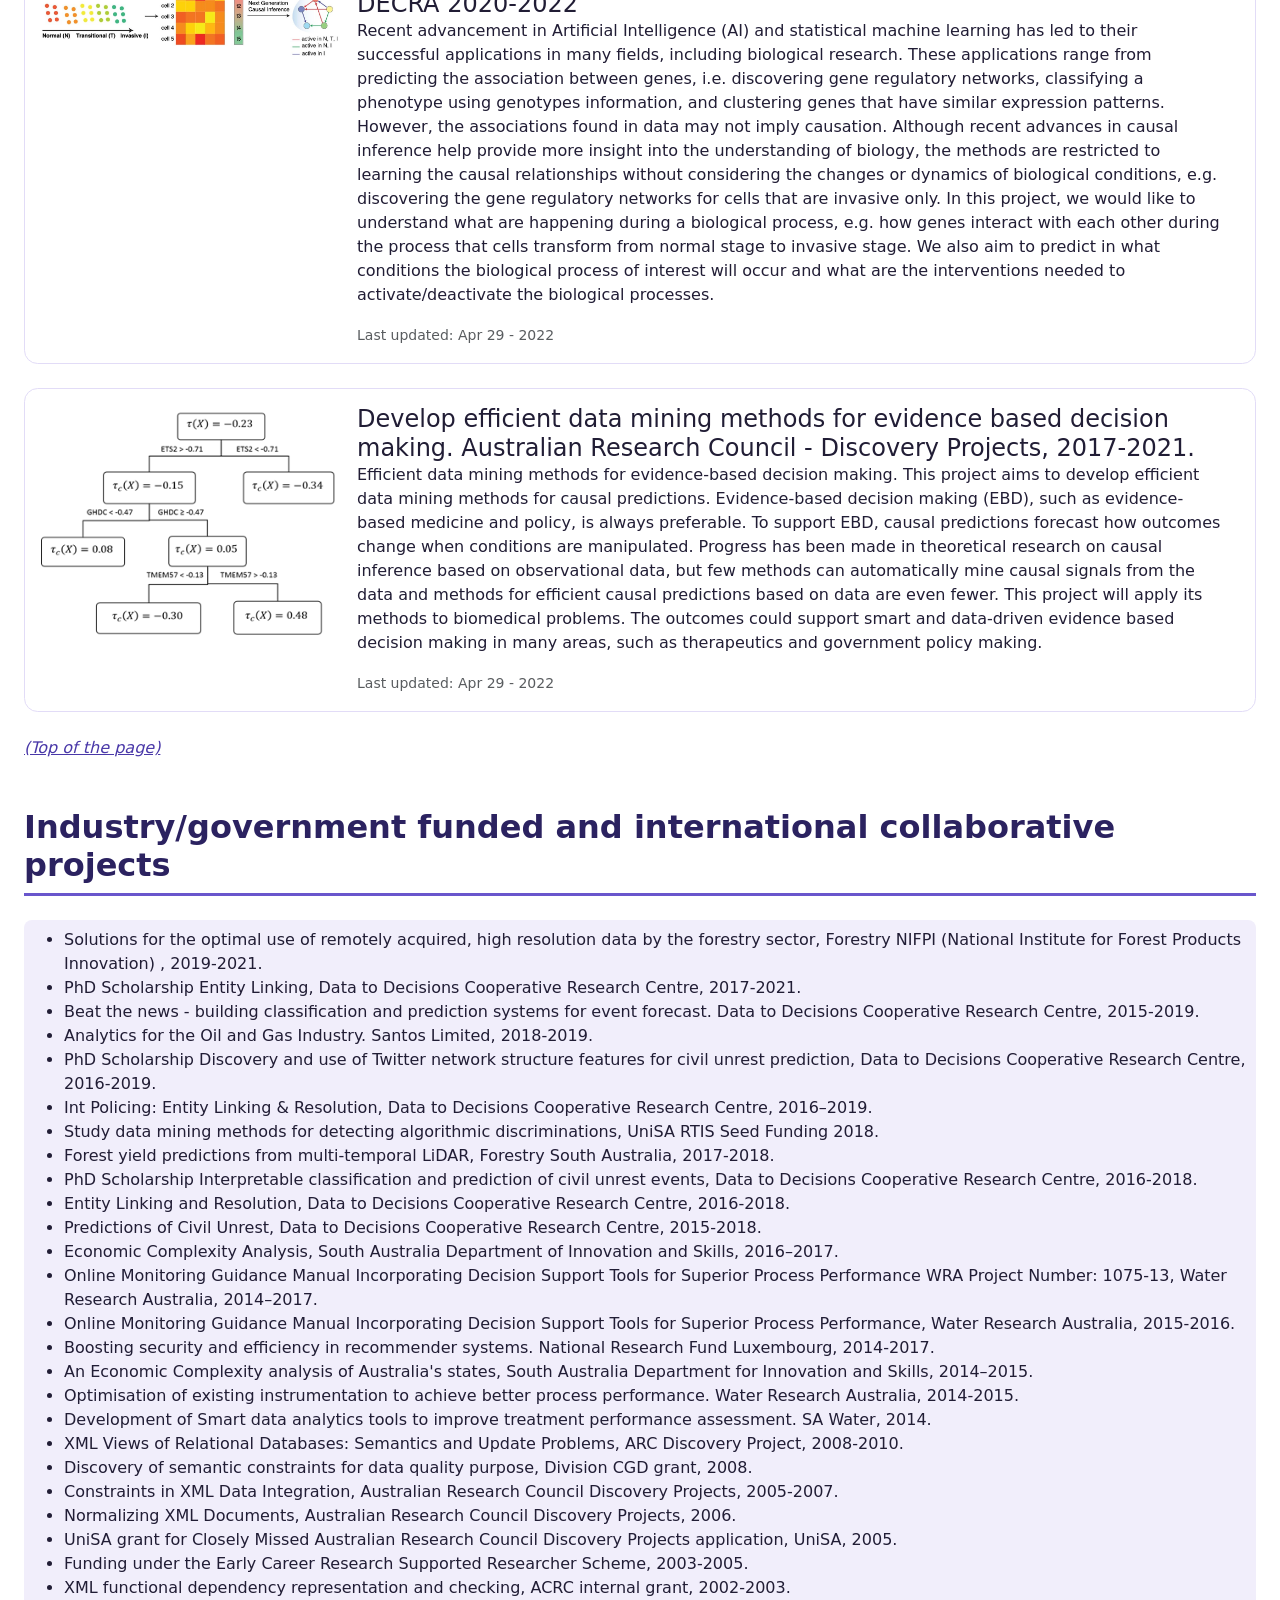
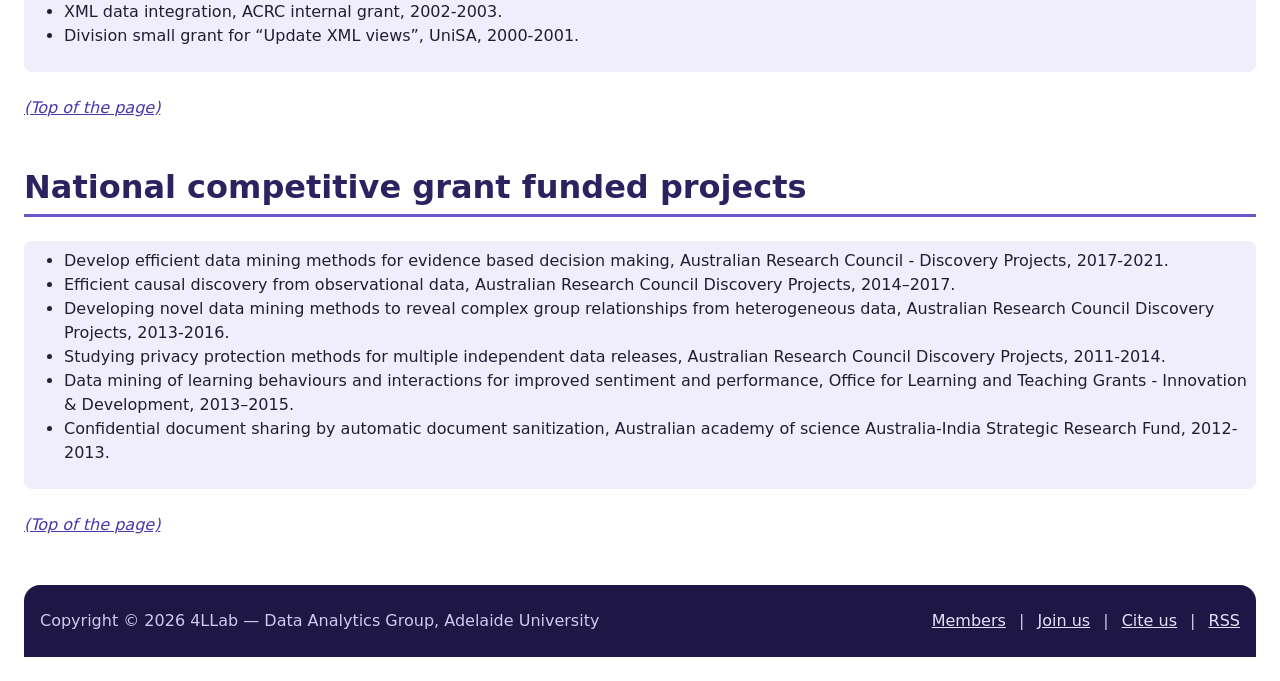
<file: projects.html>
<!DOCTYPE html>
<html lang="en">
<head>
<meta charset="utf-8">
<meta name="viewport" content="width=device-width, initial-scale=1">
<title>4LLab Projects — Data Analytics Group, Adelaide University</title>
<link href="https://cdn.jsdelivr.net/npm/bootstrap@5.1.3/dist/css/bootstrap.min.css" rel="stylesheet">
<script src="https://cdn.jsdelivr.net/npm/bootstrap@5.1.3/dist/js/bootstrap.bundle.min.js"></script>

<link href="css/site.css" rel="stylesheet">
<script src="js/site.js" defer></script>
</head>
<body>
  <a class="skip-link" href="#main">Skip to main content</a>
  <!-- Website Heading -->
  <header class="site-header">
    <p class="site-title text-center m-0 d-none d-sm-block">
        4LLab <span class="accent">&middot;</span> Data Analytics Group <span class="accent">&middot;</span> Adelaide University
    </p>
    <nav class="navbar navbar-expand-md navbar-dark" aria-label="Main navigation">
      <div class="container-fluid">
          <a href="index.html" class="navbar-brand">
            <img src="img/4LLabLogov1.svg" alt="4LLab home" width="100">
          </a>
          <button type="button" class="navbar-toggler collapsed" data-bs-toggle="collapse" data-bs-target="#navbarCollapse1" aria-expanded="false" aria-controls="navbarCollapse1" aria-label="Toggle navigation">
              <span class="navbar-toggler-icon"></span>
          </button>
          <div class="navbar-collapse collapse" id="navbarCollapse1">
              <div class="navbar-nav">
                <a href="index.html" class="nav-item nav-link">Home</a>
                <a href="members.html" class="nav-item nav-link">Members</a>
                <a href="publications.html" class="nav-item nav-link">Publications</a>
                <a href="projects.html" class="nav-item nav-link active">Projects</a>
                <a href="sw.html" class="nav-item nav-link">Software</a>
                <a href="datasets.html" class="nav-item nav-link">Datasets</a>
                <a href="workshops.html" class="nav-item nav-link">Workshops</a>
                <a href="conferences.html" class="nav-item nav-link">Conferences</a>
                <a href="opportunities.html" class="nav-item nav-link">Opportunities</a>
                <a href="jobs.html" class="nav-item nav-link">Jobs</a>
              </div>
          </div>
      </div>
    </nav>
  </header>

  <!-- Website Content -->
  <div id="main" role="main" class="container-fluid m-0 p-sm-4">

    <!-- Section 1: Highlighted Projects -->
    <section id="HProjects">
      <h2 class="pb-2 mt-5 border-bottom"> Highlighted Projects</h2>

      <!-- H_project 0 (current) -->
      <div class="d-md-flex p-3 my-4 rounded-3 border fade-in-up">
        <div class="mx-0 mx-md-3">
            <span class="badge bg-success mb-2">Current</span>
            <h4 class="card-title">Building competency-aware and assuring machine learning systems. Australian Research Council &ndash; Discovery Projects, 2023&ndash;2026.</h4>
            <p class="card-text">This project aims to develop machine learning systems that are aware of their own competency &mdash; able to tell when a case falls outside what they reliably know, explain why, and adapt to unfamiliar situations. Rather than producing a prediction for every input regardless of confidence, competency-aware systems support human&ndash;machine partnership in high-stakes decision making by being explanatory and trustworthy. Expected outcomes are new techniques for competency assessment, causal explanation of predictions, and assurance of machine learning systems deployed in critical domains.</p>
            <p class="card-text"><small class="text-muted">Last updated: <span class="js-year">2026</span></small></p>
          </div>
      </div>

      <!-- H_project 1 -->
      <div class="d-md-flex p-3 my-4 rounded-3 border">
        <div>
          <img src="img/Project_Fairness.png" class="img rounded-start" alt="..."
          width="300">
        </div>
        <div class="mx-0 mx-md-3">
            <h4 class="card-title">Fairness aware data mining methods for discrimination free decision-making. Australian Research Council Discovery Projects, 2021-2023.</h4>
            <p class="card-text">Fairness aware data mining for discrimination free decision-making. This project aims to develop data mining methods to detect algorithmic discriminations and to build fair decision models. It expects to provide techniques for regulatory organisations to detect discriminations in algorithmic decisions, and for various companies and organisations to build fair decision systems. Expected outcomes are novel and accurate methods for discrimination detection, practical and versatile techniques for fair decision model building, and improved understanding of the relationships between privacy preservation and discrimination prevention to enable new techniques to achieve both goals. The developed techniques enable society to tackle ethical challenges in the big data era where many decisions are analytics based.</p>
            <p class="card-text"><small class="text-muted">Last updated: Apr 29 - 2022</small></p>
          </div>
      </div>
      

      <!-- H_project 2 -->

      <div class="d-md-flex p-3 my-4 rounded-3 border">
        <div>
          <img src="img/Project_iMove.png" class="img rounded-start" alt="..."
          width="300">
        </div>
        <div class="mx-0 mx-md-3">
            <h4 class="card-title">Big data for strategic transport planning. iMove Collaborative Research Centre, 2021–2023.</h4>
            <p class="card-text">This project is an exploratory study that will investigate the ability of different sources of passively-collected transport data to replace traditional household travel survey data as the main input for developing strategic transport models. It will use data from roadside Bluetooth sensors, adaptive traffic control systems, public transport smartcards and vehicle tracking systems, the Australian Census, GIS databases and potentially other data sources in the Greater Adelaide metropolitan region. The project will develop and test algorithms to infer mode-specific origin-destination (O-D) flows within the region, potentially segmented by important travel behaviour information, such as trip purpose and demographic characteristics.</p>
            <p class="card-text"><small class="text-muted">Last updated: Apr 29 - 2022</small></p>
          </div>
      </div>     

       <!-- H_project 3 -->
       <div class="d-md-flex p-3 my-4 rounded-3 border">
        <div>
          <img src="img/Project_SmokeDetect.png" class="img rounded-start" alt="..."
          width="300">
        </div>
        <div class="mx-0 mx-md-3">
            <h4 class="card-title">Satellite image-based smoke detection for bush fire detection. SmartSAT Cooperative Research Centre, 2020–2023.</h4>
            <p class="card-text">This project aims to develop practical machine learning technologies which can address the above challenges for smoke detection based on satellite imagery. The technologies are expected to become a new way to address the fire detection problems in vast remote areas. The application of the technologies is hoped to reduce the cost of running remote fire towers, to mitigate the risks on people working at the towers, and to shorten the decision time between the start of the fire and proper reactions taken.</p>
            <p class="card-text"><small class="text-muted">Last updated: Apr 29 - 2022</small></p>
          </div>
      </div>


      <!-- H_project 4 -->
      <div class="d-md-flex p-3 my-4 rounded-3 border">
        <div>
          <img src="img/Project_NextCausalBio.jpg" class="img rounded-start" alt="..."
          width="300">
        </div>
        <div class="mx-0 mx-md-3">
            <h4 class="card-title">Next Generation Causal Inference Methods for Biological data – ARC DECRA 2020-2022</h4>
            <p class="card-text">Recent advancement in Artificial Intelligence (AI) and statistical machine learning has led to their successful applications in many fields, including biological research. These applications range from predicting the association between genes, i.e. discovering gene regulatory networks, classifying a phenotype using genotypes information, and clustering genes that have similar expression patterns. However, the associations found in data may not imply causation. Although recent advances in causal inference help provide more insight into the understanding of biology, the methods are restricted to learning the causal relationships without considering the changes or dynamics of biological conditions, e.g. discovering the gene regulatory networks for cells that are invasive only. In this project, we would like to understand what are happening during a biological process, e.g. how genes interact with each other during the process that cells transform from normal stage to invasive stage. We also aim to predict in what conditions the biological process of interest will occur and what are the interventions needed to activate/deactivate the biological processes.</p>
            <p class="card-text"><small class="text-muted">Last updated: Apr 29 - 2022</small></p>
          </div>
      </div>

      <!-- H_project 5 -->
      <div class="d-md-flex p-3 my-4 rounded-3 border">
        <div>
          <img src="img/Project_EfficDataM.png" class="img rounded-start" alt="..."
          width="300">
        </div>
        <div class="mx-0 mx-md-3">
            <h4 class="card-title">Develop efficient data mining methods for evidence based decision making. Australian Research Council - Discovery Projects, 2017-2021.</h4>
            <p class="card-text">Efficient data mining methods for evidence-based decision making. This project aims to develop efficient data mining methods for causal predictions. Evidence-based decision making (EBD), such as evidence-based medicine and policy, is always preferable. To support EBD, causal predictions forecast how outcomes change when conditions are manipulated. Progress has been made in theoretical research on causal inference based on observational data, but few methods can automatically mine causal signals from the data and methods for efficient causal predictions based on data are even fewer. This project will apply its methods to biomedical problems. The outcomes could support smart and data-driven evidence based decision making in many areas, such as therapeutics and government policy making.</p>
            <p class="card-text"><small class="text-muted">Last updated: Apr 29 - 2022</small></p>
          </div>
      </div>
 

      <a href="#top" style="display: inline"><em>(Top of the page)</em></a>

    </section>

    <!-- Section 2: Industry/government funded and international collaborative projects -->
    <section>
      <h2 class="pb-2 mt-5 border-bottom">Industry/government funded and international collaborative projects</h2>
      <div class="p-2 my-4 bg-light rounded-3">
        <ul>
          <li>Solutions for the optimal use of remotely acquired, high resolution data by the forestry sector, Forestry NIFPI (National Institute for Forest Products Innovation) , 2019-2021.</li>
          <li>PhD Scholarship Entity Linking, Data to Decisions Cooperative Research Centre, 2017-2021.</li>
          <li>Beat the news - building classification and prediction systems for event forecast. Data to Decisions Cooperative Research Centre, 2015-2019.</li>
          <li>Analytics for the Oil and Gas Industry. Santos Limited, 2018-2019.</li>
          <li>PhD Scholarship Discovery and use of Twitter network structure features for civil unrest prediction, Data to Decisions Cooperative Research Centre, 2016-2019.</li>
          <li>Int Policing: Entity Linking & Resolution, Data to Decisions Cooperative Research Centre, 2016–2019.</li>
          <li>Study data mining methods for detecting algorithmic discriminations, UniSA RTIS Seed Funding 2018.</li>
          <li>Forest yield predictions from multi-temporal LiDAR, Forestry South Australia, 2017-2018.</li>
          <li>PhD Scholarship Interpretable classification and prediction of civil unrest events, Data to Decisions Cooperative Research Centre,  2016-2018.</li>
          <li>Entity Linking and Resolution, Data to Decisions Cooperative Research Centre, 2016-2018.</li>
          <li>Predictions of Civil Unrest, Data to Decisions Cooperative Research Centre, 2015-2018.</li>
          <li>Economic Complexity Analysis, South Australia Department of Innovation and Skills, 2016–2017.</li>
          <li>Online Monitoring Guidance Manual Incorporating Decision Support Tools for Superior Process Performance WRA Project Number: 1075-13, Water Research Australia, 2014–2017.</li>
          <li>Online Monitoring Guidance Manual Incorporating Decision Support Tools for Superior Process Performance, Water Research Australia, 2015-2016.</li>
          <li>Boosting security and efficiency in recommender systems. National Research Fund Luxembourg, 2014-2017.</li>
          <li>An Economic Complexity analysis of Australia's states, South Australia Department for Innovation and Skills, 2014–2015.</li>
          <li>Optimisation of existing instrumentation to achieve better process performance. Water Research Australia, 2014-2015.</li>
          <li>Development of Smart data analytics tools to improve treatment performance assessment. SA Water, 2014.</li>
          <li>XML Views of Relational Databases: Semantics and Update Problems, ARC Discovery Project, 2008-2010.</li>
          <li>Discovery of semantic constraints for data quality purpose, Division CGD grant, 2008.</li>
          <li>Constraints in XML Data Integration, Australian Research Council Discovery Projects, 2005-2007.</li>
          <li>Normalizing XML Documents, Australian Research Council Discovery Projects, 2006.</li>
          <li>UniSA grant for Closely Missed Australian Research Council Discovery Projects application, UniSA, 2005.</li>
          <li>Funding under the Early Career Research Supported Researcher Scheme, 2003-2005.</li>
          <li>XML functional dependency representation and checking, ACRC internal grant, 2002-2003.</li>
          <li>XML data integration, ACRC internal grant, 2002-2003.</li>
          <li>Division small grant for “Update XML views”, UniSA, 2000-2001.</li>
        </ul>
      </div>
      <a href="#top" style="display: inline"><em>(Top of the page)</em></a>
    </section>

    <!-- Section 3: National competitive grant funded projects -->
    <section>
      <h2 class="pb-2 mt-5 border-bottom">National competitive grant funded projects</h2>
      <div class="p-2 my-4 bg-light rounded-3">
        <ul>
          <li>Develop efficient data mining methods for evidence based decision making, Australian Research Council - Discovery Projects, 2017-2021.</li>
          <li>Efficient causal discovery from observational data, Australian Research Council Discovery Projects, 2014–2017.</li>
          <li>Developing novel data mining methods to reveal complex group relationships from heterogeneous data, Australian Research Council Discovery Projects, 2013-2016.</li>
          <li>Studying privacy protection methods for multiple independent data releases, Australian Research Council Discovery Projects, 2011-2014.</li>
          <li>Data mining of learning behaviours and interactions for improved sentiment and performance, Office for Learning and Teaching Grants - Innovation & Development, 2013–2015.</li>
          <li>Confidential document sharing by automatic document sanitization, Australian academy of science Australia-India Strategic Research Fund, 2012-2013.</li>
        </ul>
      </div>
      <a href="#top" style="display: inline"><em>(Top of the page)</em></a>
    </section>

     <!-- footer-->
    <footer class="site-footer">
      <div class="row">
        <div class="col-md-6">
          <p class="mb-0">Copyright &copy; <span class="js-year">2026</span> 4LLab &mdash; Data Analytics Group, Adelaide University</p>
        </div>
        <div class="col-md-6 text-md-end">
          <a href="members.html">Members</a>
          <span class="mx-2" aria-hidden="true">|</span>
          <a href="opportunities.html">Join us</a>
          <span class="mx-2" aria-hidden="true">|</span>
          <a href="cite.html">Cite us</a>
          <span class="mx-2" aria-hidden="true">|</span>
          <a href="publications.rss">RSS</a>
        </div>
      </div>
    </footer>
  </div>
</body>
</html>
</file>
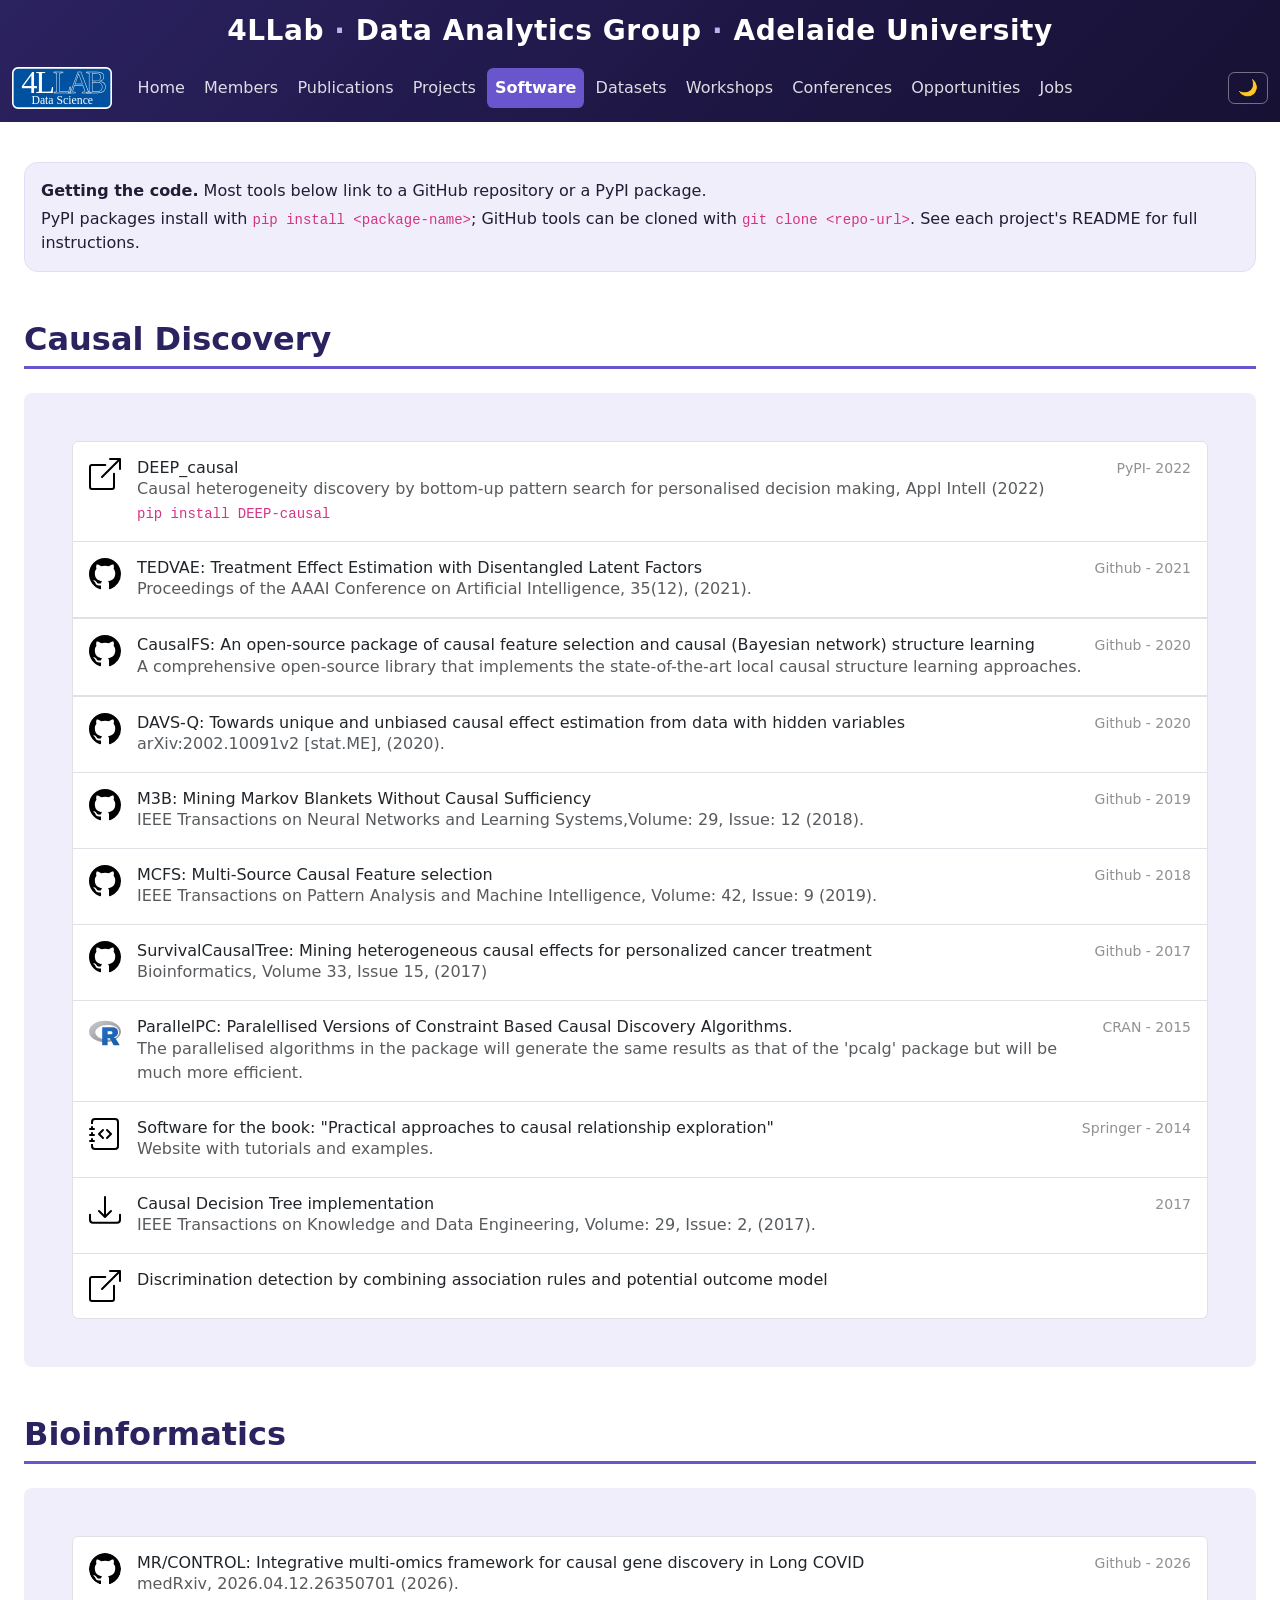
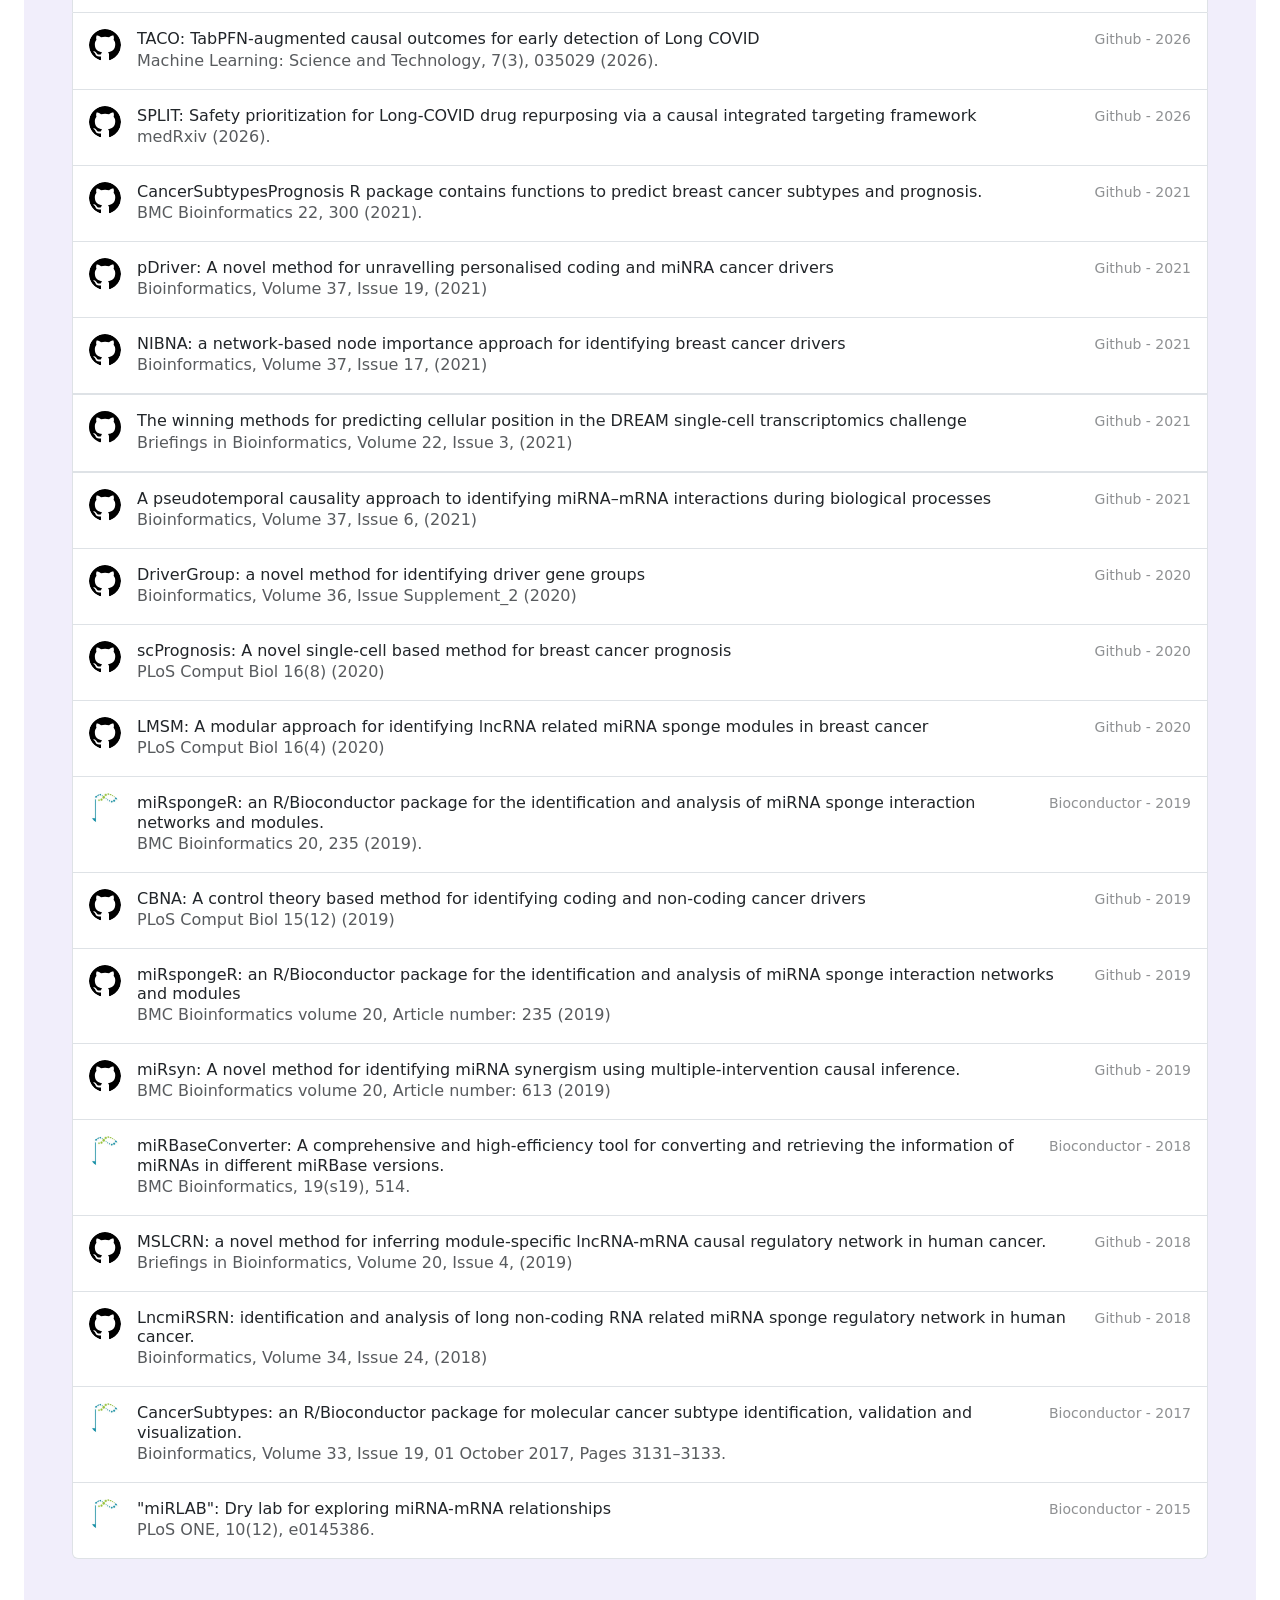
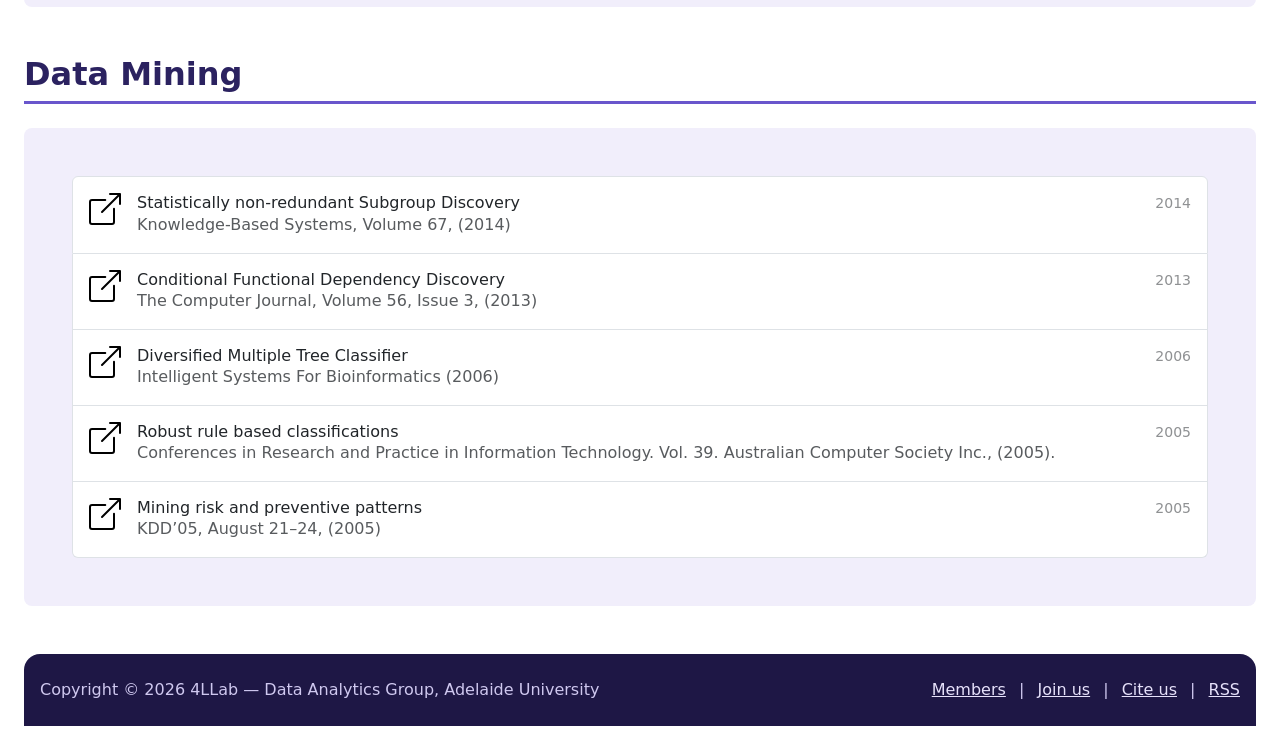
<file: sw.html>
<!DOCTYPE html>
<html lang="en">

<head>
    <meta charset="utf-8">
    <meta name="viewport" content="width=device-width, initial-scale=1">
    <link href="https://cdn.jsdelivr.net/npm/bootstrap@5.1.3/dist/css/bootstrap.min.css" rel="stylesheet">
    <script src="https://cdn.jsdelivr.net/npm/bootstrap@5.1.3/dist/js/bootstrap.bundle.min.js"></script>
    <link href="https://cdn.jsdelivr.net/npm/bootstrap-icons@1.5.0/font/bootstrap-icons.css" rel="stylesheet">
    <title>4LLab Software — Data Analytics Group, Adelaide University</title>
<link href="css/site.css" rel="stylesheet">
<script src="js/site.js" defer></script>
</head>

<body>
  <a class="skip-link" href="#main">Skip to main content</a>
  <!-- Website Heading -->
  <header class="site-header">
    <p class="site-title text-center m-0 d-none d-sm-block">
        4LLab <span class="accent">&middot;</span> Data Analytics Group <span class="accent">&middot;</span> Adelaide University
    </p>
    <nav class="navbar navbar-expand-md navbar-dark" aria-label="Main navigation">
      <div class="container-fluid">
          <a href="index.html" class="navbar-brand">
            <img src="img/4LLabLogov1.svg" alt="4LLab home" width="100">
          </a>
          <button type="button" class="navbar-toggler collapsed" data-bs-toggle="collapse" data-bs-target="#navbarCollapse1" aria-expanded="false" aria-controls="navbarCollapse1" aria-label="Toggle navigation">
              <span class="navbar-toggler-icon"></span>
          </button>
          <div class="navbar-collapse collapse" id="navbarCollapse1">
              <div class="navbar-nav">
                <a href="index.html" class="nav-item nav-link">Home</a>
                <a href="members.html" class="nav-item nav-link">Members</a>
                <a href="publications.html" class="nav-item nav-link">Publications</a>
                <a href="projects.html" class="nav-item nav-link">Projects</a>
                <a href="sw.html" class="nav-item nav-link active">Software</a>
                <a href="datasets.html" class="nav-item nav-link">Datasets</a>
                <a href="workshops.html" class="nav-item nav-link">Workshops</a>
                <a href="conferences.html" class="nav-item nav-link">Conferences</a>
                <a href="opportunities.html" class="nav-item nav-link">Opportunities</a>
                <a href="jobs.html" class="nav-item nav-link">Jobs</a>
              </div>
          </div>
      </div>
    </nav>
  </header>

  <!-- Website Content -->
  <div id="main" role="main" class="container-fluid m-0 p-sm-4">
    <div class="card-soft p-3 my-3">
      <p class="mb-1"><strong>Getting the code.</strong> Most tools below link to a GitHub repository or a PyPI package.</p>
      <p class="mb-0">PyPI packages install with <code>pip install &lt;package-name&gt;</code>; GitHub tools can be cloned with
        <code>git clone &lt;repo-url&gt;</code>. See each project's README for full instructions.</p>
    </div>

    <!-- Section 1 Causal Discovery -->
    <section>
      <h2 class="pb-2 mt-5 border-bottom"> Causal Discovery</h2>
      <div class="p-2 p-sm-5 my-4 bg-light rounded-3">
        <div class="list-group">

            <!-- item 1 -->
            <a href="https://pypi.org/project/DEEP-causal/" target ="_blank" class="list-group-item list-group-item-action d-flex gap-3 py-3" aria-current="true">
              <img src="icons/box-arrow-up-right.svg" alt="subgroup" width="32" height="32">
              <div class="d-sm-flex gap-2 w-100 justify-content-between">
                <div>
                  <h6 class="mb-0">DEEP_causal</h6>
                  <p class="mb-0 opacity-75">
                    Causal heterogeneity discovery by bottom-up pattern search for personalised decision making, Appl Intell (2022)
                  </p>
                  <p class="mb-0"><code>pip install DEEP-causal</code></p>
                </div>
                <small class="opacity-50 text-nowrap">PyPI- 2022</small>
              </div>
            </a>

          <!-- item 2 -->
          <a href="https://github.com/WeijiaZhang24/TEDVAE" target ="_blank" class="list-group-item list-group-item-action d-flex gap-3 py-3" aria-current="true">
            <img src="icons/github.svg" alt="" width="32" height="32">
            <div class="d-sm-flex gap-2 w-100 justify-content-between">
              <div>
                <h6 class="mb-0">TEDVAE: Treatment Effect Estimation with Disentangled Latent Factors</h6>
                <p class="mb-0 opacity-75"> Proceedings of the AAAI Conference on Artificial Intelligence, 35(12), (2021).
                </p>
              </div>
              <small class="opacity-50 text-nowrap">Github - 2021</small>
            </div>
          </a>
          
          <!-- item 3 -->
          <div class="m-0 p-0">
            <button type="button" class="list-group-item list-group-item-action d-flex gap-3 py-3"  data-bs-toggle="collapse" data-bs-target="#collapseCausalFS" aria-expanded="false" aria-controls="collapseCausalFS">
              <img src="icons/github.svg" alt="CausalFS" width="32" height="32">
                <div class="d-sm-flex gap-2 w-100 justify-content-between">
                  <div>
                    <h6 class="mb-0">CausalFS: An open-source package of causal feature selection and causal (Bayesian network) structure learning</h6>
                    <p class="mb-0 opacity-75"> A comprehensive open-source library that implements the state-of-the-art local causal structure learning approaches.
                    </p>
                  </div>
                  <small class="opacity-50 text-nowrap">Github - 2020</small>
                </div>
            </button>
            <div class="collapse" id="collapseCausalFS">
              <div class="card card-body">
                <ul>
                  <li>
                    <a target="_blank" href="https://github.com/kuiy/CausalFS">C++ Version</a>
                  </li>
                  <li>
                    <a target="_blank" href="https://github.com/kuiy/pyCausalFS ">Python Version</a>
                  </li>
                  <li>
                    <a target="_blank" href="https://github.com/kuiy/CausalLearner">Matlab Version</a>
                  </li>
                </ul>
              </div>
            </div>
          </div>
          
          <!-- item 4 -->
          <a href="https://github.com/chengdb2016/DAVS" target ="_blank" class="list-group-item list-group-item-action d-flex gap-3 py-3" aria-current="true">
            <img src="icons/github.svg" alt="" width="32" height="32">
            <div class="d-sm-flex gap-2 w-100 justify-content-between">
              <div>
                <h6 class="mb-0">DAVS-Q: Towards unique and unbiased causal effect estimation from data with hidden variables</h6>
                <p class="mb-0 opacity-75"> arXiv:2002.10091v2 [stat.ME], (2020).
                </p>
              </div>
              <small class="opacity-50 text-nowrap">Github - 2020</small>
            </div>
          </a>
          
          <!-- item 5 -->
          <a href="https://github.com/kuiy/M3B" target ="_blank" class="list-group-item list-group-item-action d-flex gap-3 py-3" aria-current="true">
            <img src="icons/github.svg" alt="" width="32" height="32">
              <div class="d-sm-flex gap-2 w-100 justify-content-between">
                <div>
                  <h6 class="mb-0">M3B: Mining Markov Blankets Without Causal Sufficiency</h6>
                  <p class="mb-0 opacity-75"> IEEE Transactions on Neural Networks and Learning Systems,Volume: 29, Issue: 12 (2018).
                  </p>
                </div>
                <small class="opacity-50 text-nowrap">Github - 2019</small>
              </div>
          </a>
          
          <!-- item 6 -->
          <a href="https://github.com/kuiy/MCFS" target ="_blank" class="list-group-item list-group-item-action d-flex gap-3 py-3" aria-current="true">
            <img src="icons/github.svg" alt="" width="32" height="32">
              <div class="d-sm-flex gap-2 w-100 justify-content-between">
                <div>
                  <h6 class="mb-0">MCFS: Multi-Source Causal Feature selection</h6>
                  <p class="mb-0 opacity-75">  IEEE Transactions on Pattern Analysis and Machine Intelligence, Volume: 42, Issue: 9 (2019).
                  </p>
                </div>
                <small class="opacity-50 text-nowrap">Github - 2018</small>
              </div>
          </a>

          <!-- item 7 -->
          <a href="https://github.com/WeijiaZhang24/SurvivalCausalTree" target ="_blank" class="list-group-item list-group-item-action d-flex gap-3 py-3" aria-current="true">
            <img src="icons/github.svg" alt="" width="32" height="32">
            <div class="d-sm-flex gap-2 w-100 justify-content-between">
              <div>
                <h6 class="mb-0">SurvivalCausalTree: Mining heterogeneous causal effects for personalized cancer treatment</h6>
                <p class="mb-0 opacity-75"> Bioinformatics, Volume 33, Issue 15, (2017)
                </p>
              </div>
              <small class="opacity-50 text-nowrap">Github - 2017</small>
            </div>
          </a>

          <!-- item 8 -->
          <a href="https://CRAN.R-project.org/package=ParallelPC" target ="_blank" class="list-group-item list-group-item-action d-flex gap-3 py-3" aria-current="true">
            <img src="icons/R_logo.svg" alt="PapallelPC" width="32" height="32">
              <div class="d-sm-flex gap-2 w-100 justify-content-between">
                <div>
                  <h6 class="mb-0">ParallelPC: Paralellised Versions of Constraint Based Causal Discovery Algorithms.</h6>
                  <p class="mb-0 opacity-75"> The parallelised algorithms in the package will generate the same results as that of the 'pcalg' package but will be much more efficient.
                  </p>
                </div>
                <small class="opacity-50 text-nowrap">CRAN - 2015</small>
              </div>
          </a>

          <!-- item 9 -->
          <a href="Causalbook/index.html" target ="_blank" class="list-group-item list-group-item-action d-flex gap-3 py-3" aria-current="true">
            <img src="icons/journal-code.svg" alt="Causalbook" width="32" height="32">
              <div class="d-sm-flex gap-2 w-100 justify-content-between">
                <div>
                  <h6 class="mb-0">Software for the book: "Practical approaches to causal relationship exploration"</h6>
                  <p class="mb-0 opacity-75"> Website with tutorials and examples.
                  </p>
                </div>
                <small class="opacity-50 text-nowrap">Springer - 2014</small>
              </div>
          </a>
          
          <!-- item 10 -->
          <a href="http://4llab.net/jiuyong/weka-CDT-TKDEversion.7z" target ="_blank" class="list-group-item list-group-item-action d-flex gap-3 py-3" aria-current="true">
            <img src="icons/download.svg" alt="weka-CDT" width="32" height="32">
            <div class="d-sm-flex gap-2 w-100 justify-content-between">
              <div>
                <h6 class="mb-0">Causal Decision Tree implementation</h6>
                <p class="mb-0 opacity-75"> 
                  IEEE Transactions on Knowledge and Data Engineering, Volume: 29, Issue: 2, (2017).
                </p>
              </div>
              <small class="opacity-50 text-nowrap">2017</small>
            </div>
          </a>

          <!-- item 11 -->
          <a href="http://4llab.net/jiuyong/DDCR" target ="_blank" class="list-group-item list-group-item-action d-flex gap-3 py-3" aria-current="true">
            <img src="icons/box-arrow-up-right.svg" alt="DDCR" width="32" height="32">
            <div class="d-sm-flex gap-2 w-100 justify-content-between">
              <div>
                <h6 class="mb-0">Discrimination detection by combining association rules and potential outcome model</h6>
                <p class="mb-0 opacity-75"> 
                </p>
              </div>
              <small class="opacity-50 text-nowrap"></small>
            </div>
          </a>
        </div>
      </div>
    </section>
    
    <!-- Section 2 - Bioinformatics -->
    <section>
      <h2 class="pb-2 mt-5 border-bottom"> Bioinformatics</h2>
      <div class="p-2 p-sm-5 my-4 bg-light rounded-3">
        <div class="list-group">
          <!-- item: MR/CONTROL -->
          <a href="https://github.com/SindyPin/Causal-Multiomics-Method" target="_blank" class="list-group-item list-group-item-action d-flex gap-3 py-3" aria-current="true">
            <img src="icons/github.svg" alt="" width="32" height="32" class="rounded-circle flex-shrink-0">
            <div class="d-sm-flex gap-2 w-100 justify-content-between">
              <div>
                <h6 class="mb-0">MR/CONTROL: Integrative multi-omics framework for causal gene discovery in Long COVID</h6>
                <p class="mb-0 opacity-75">medRxiv, 2026.04.12.26350701 (2026).</p>
              </div>
              <small class="opacity-50 text-nowrap">Github - 2026</small>
            </div>
          </a>

          <!-- item: TACO -->
          <a href="https://github.com/SindyPin/TACO" target="_blank" class="list-group-item list-group-item-action d-flex gap-3 py-3" aria-current="true">
            <img src="icons/github.svg" alt="" width="32" height="32" class="rounded-circle flex-shrink-0">
            <div class="d-sm-flex gap-2 w-100 justify-content-between">
              <div>
                <h6 class="mb-0">TACO: TabPFN-augmented causal outcomes for early detection of Long COVID</h6>
                <p class="mb-0 opacity-75">Machine Learning: Science and Technology, 7(3), 035029 (2026).</p>
              </div>
              <small class="opacity-50 text-nowrap">Github - 2026</small>
            </div>
          </a>

          <!-- item: SPLIT -->
          <a href="https://github.com/SindyPin/SPLIT" target="_blank" class="list-group-item list-group-item-action d-flex gap-3 py-3" aria-current="true">
            <img src="icons/github.svg" alt="" width="32" height="32" class="rounded-circle flex-shrink-0">
            <div class="d-sm-flex gap-2 w-100 justify-content-between">
              <div>
                <h6 class="mb-0">SPLIT: Safety prioritization for Long-COVID drug repurposing via a causal integrated targeting framework</h6>
                <p class="mb-0 opacity-75">medRxiv (2026).</p>
              </div>
              <small class="opacity-50 text-nowrap">Github - 2026</small>
            </div>
          </a>

          <!-- item 1 -->
          <a href="https://github.com/XiaomeiLi1/CancerSubtypesPrognosis" target ="_blank" class="list-group-item list-group-item-action d-flex gap-3 py-3" aria-current="true">
            <img src="icons/github.svg" alt="" width="32" height="32" class="rounded-circle flex-shrink-0">
            <div class="d-sm-flex gap-2 w-100 justify-content-between">
              <div>
                <h6 class="mb-0">CancerSubtypesPrognosis R package contains functions to predict breast cancer subtypes and prognosis.</h6>
                <p class="mb-0 opacity-75">BMC Bioinformatics 22, 300 (2021).</p>
              </div>
              <small class="opacity-50 text-nowrap">Github - 2021</small>
            </div>
          </a>

          <!-- item 2 -->
          <a href="https://github.com/pvvhoang/pDriver" target ="_blank" class="list-group-item list-group-item-action d-flex gap-3 py-3" aria-current="true">
            <img src="icons/github.svg" alt="" width="32" height="32" class="rounded-circle flex-shrink-0">
            <div class="d-sm-flex gap-2 w-100 justify-content-between">
              <div>
                <h6 class="mb-0">pDriver: A novel method for unravelling personalised coding and miNRA cancer drivers</h6>
                <p class="mb-0 opacity-75">Bioinformatics, Volume 37, Issue 19, (2021)</p>
              </div>
              <small class="opacity-50 text-nowrap">Github - 2021</small>
            </div>
          </a>

          <!-- item 3 -->
          <a href="https://github.com/mandarsc/NIBNA" target ="_blank" class="list-group-item list-group-item-action d-flex gap-3 py-3" aria-current="true">
            <img src="icons/github.svg" alt="" width="32" height="32" class="rounded-circle flex-shrink-0">
            <div class="d-sm-flex gap-2 w-100 justify-content-between">
              <div>
                <h6 class="mb-0">NIBNA: a network-based node importance approach for identifying breast cancer drivers</h6>
                <p class="mb-0 opacity-75">Bioinformatics, Volume 37, Issue 17, (2021)</p>
              </div>
              <small class="opacity-50 text-nowrap">Github - 2021</small>
            </div>
          </a>

          <!-- item 4 -->
          <div class="m-0 p-0">
            <button type="button" class="list-group-item list-group-item-action d-flex gap-3 py-3"  data-bs-toggle="collapse" data-bs-target="#collapseDreamC" aria-expanded="false" aria-controls="collapseDreamC">
              <img src="icons/github.svg" alt="" width="32" height="32">
                <div class="d-sm-flex gap-2 w-100 justify-content-between">
                  <div>
                    <h6 class="mb-0">The winning methods for predicting cellular position in the DREAM single-cell transcriptomics challenge</h6>
                    <p class="mb-0 opacity-75"> Briefings in Bioinformatics, Volume 22, Issue 3, (2021)
                    </p>
                  </div>
                  <small class="opacity-50 text-nowrap">Github - 2021</small>
                </div>
            </button>
            <div class="collapse" id="collapseDreamC">
              <div class="card card-body">
                <ul>
                  <li>
                    <a target="_blank" href="https://github.com/thanhbuu04/SCTCwhatateam">SCTCwhatateam: Predicting cell locations based on location-marker genes (The R scripts of the package)</a>
                  </li>
                  <li>
                    <a target="_blank" href="https://github.com/pvvhoang/SCTCwhatateam-ShinyApp">Shiny application</a>
                  </li>
                </ul>
              </div>
            </div>
          </div>

          <!-- item 5 -->
          <a href="https://github.com/AndresMCB/PTC" target ="_blank" class="list-group-item list-group-item-action d-flex gap-3 py-3" aria-current="true">
            <img src="icons/github.svg" alt="" width="32" height="32" class="rounded-circle flex-shrink-0">
            <div class="d-sm-flex gap-2 w-100 justify-content-between">
              <div>
                <h6 class="mb-0">A pseudotemporal causality approach to identifying miRNA–mRNA interactions during biological processes</h6>
                <p class="mb-0 opacity-75">Bioinformatics, Volume 37, Issue 6, (2021)</p>
              </div>
              <small class="opacity-50 text-nowrap">Github - 2021</small>
            </div>
          </a>

          <!-- item 6 -->
          <a href="https://github.com/pvvhoang/DriverGroup" target ="_blank" class="list-group-item list-group-item-action d-flex gap-3 py-3" aria-current="true">
            <img src="icons/github.svg" alt="" width="32" height="32" class="rounded-circle flex-shrink-0">
            <div class="d-sm-flex gap-2 w-100 justify-content-between">
              <div>
                <h6 class="mb-0">DriverGroup: a novel method for identifying driver gene groups</h6>
                <p class="mb-0 opacity-75">Bioinformatics, Volume 36, Issue Supplement_2 (2020)</p>
              </div>
              <small class="opacity-50 text-nowrap">Github - 2020</small>
            </div>
          </a>

          <!-- item 7 -->
          <a href="https://github.com/XiaomeiLi1/scPrognosis" target ="_blank" class="list-group-item list-group-item-action d-flex gap-3 py-3" aria-current="true">
            <img src="icons/github.svg" alt="" width="32" height="32" class="rounded-circle flex-shrink-0">
            <div class="d-sm-flex gap-2 w-100 justify-content-between">
              <div>
                <h6 class="mb-0">scPrognosis: A novel single-cell based method for breast cancer prognosis
                </h6>
                <p class="mb-0 opacity-75">PLoS Comput Biol 16(8) (2020)</p>
              </div>
              <small class="opacity-50 text-nowrap">Github - 2020</small>
            </div>
          </a>

          <!-- item 8 -->
          <a href="https://github.com/zhangjunpeng411/LMSM" target ="_blank" class="list-group-item list-group-item-action d-flex gap-3 py-3" aria-current="true">
            <img src="icons/github.svg" alt="" width="32" height="32" class="rounded-circle flex-shrink-0">
            <div class="d-sm-flex gap-2 w-100 justify-content-between">
              <div>
                <h6 class="mb-0">LMSM: A modular approach for identifying lncRNA related miRNA sponge modules in breast cancer
                </h6>
                <p class="mb-0 opacity-75"> PLoS Comput Biol 16(4) (2020)</p>
              </div>
              <small class="opacity-50 text-nowrap">Github - 2020</small>
            </div>
          </a>

          <!-- item 9 -->
          <a href="https://bioconductor.org/packages/devel/bioc/html/miRspongeR.html" target ="_blank" class="list-group-item list-group-item-action d-flex gap-3 py-3" aria-current="true">
            <img src="icons/bioconductor.jpg" alt="miRspongeR" width="32" height="32" class="rounded-circle flex-shrink-0">
              <div class="d-sm-flex gap-2 w-100 justify-content-between">
                <div>
                  <h6 class="mb-0">miRspongeR: an R/Bioconductor package for the identification and analysis of miRNA sponge interaction networks and modules.</h6>
                  <p class="mb-0 opacity-75"> BMC Bioinformatics 20, 235 (2019).</p>
                </div>
                <small class="opacity-50 text-nowrap">Bioconductor - 2019</small>
              </div>
          </a>
          
          <!-- item 10 -->
          <a href="https://github.com/pvvhoang/CancerDriver" target ="_blank" class="list-group-item list-group-item-action d-flex gap-3 py-3" aria-current="true">
            <img src="icons/github.svg" alt="" width="32" height="32" class="rounded-circle flex-shrink-0">
            <div class="d-sm-flex gap-2 w-100 justify-content-between">
              <div>
                <h6 class="mb-0">CBNA: A control theory based method for identifying coding and non-coding cancer drivers
                </h6>
                <p class="mb-0 opacity-75"> PLoS Comput Biol 15(12) (2019)</p>
              </div>
              <small class="opacity-50 text-nowrap">Github - 2019</small>
            </div>
          </a>

          <!-- item 11 -->
          <a href="https://github.com/zhangjunpeng411/miRspongeR" target ="_blank" class="list-group-item list-group-item-action d-flex gap-3 py-3" aria-current="true">
            <img src="icons/github.svg" alt="" width="32" height="32" class="rounded-circle flex-shrink-0">
            <div class="d-sm-flex gap-2 w-100 justify-content-between">
              <div>
                <h6 class="mb-0">miRspongeR: an R/Bioconductor package
                  for the identification and analysis of miRNA
                  sponge interaction networks and modules
                </h6>
                <p class="mb-0 opacity-75"> BMC Bioinformatics volume 20, Article number: 235 (2019)</p>
              </div>
              <small class="opacity-50 text-nowrap">Github - 2019</small>
            </div>
          </a>

          <!-- item 12 -->
          <a href="https://github.com/zhangjunpeng411/miRsyn" target ="_blank" class="list-group-item list-group-item-action d-flex gap-3 py-3" aria-current="true">
            <img src="icons/github.svg" alt="" width="32" height="32" class="rounded-circle flex-shrink-0">
            <div class="d-sm-flex gap-2 w-100 justify-content-between">
              <div>
                <h6 class="mb-0">miRsyn: A novel method for identifying miRNA synergism using multiple-intervention causal inference.
                </h6>
                <p class="mb-0 opacity-75"> BMC Bioinformatics volume 20, Article number: 613 (2019) </p>
              </div>
              <small class="opacity-50 text-nowrap">Github - 2019</small>
            </div>
          </a>

          <!-- item 13 -->
          <a href="https://bioconductor.org/packages/release/bioc/html/miRBaseConverter.html" target ="_blank" class="list-group-item list-group-item-action d-flex gap-3 py-3" aria-current="true">
            <img src="icons/bioconductor.jpg" alt="miRBaseConverter" width="32" height="32" class="rounded-circle flex-shrink-0">
              <div class="d-sm-flex gap-2 w-100 justify-content-between">
                <div>
                  <h6 class="mb-0">miRBaseConverter: A comprehensive and high-efficiency tool for converting and retrieving the information of miRNAs in different miRBase versions.</h6>
                  <p class="mb-0 opacity-75"> BMC Bioinformatics, 19(s19), 514.</p>
                </div>
                <small class="opacity-50 text-nowrap">Bioconductor - 2018</small>
              </div>
          </a>

          <!-- item 14 -->
          <a href="https://github.com/zhangjunpeng411/MSLCRN" target ="_blank" class="list-group-item list-group-item-action d-flex gap-3 py-3" aria-current="true">
            <img src="icons/github.svg" alt="" width="32" height="32" class="rounded-circle flex-shrink-0">
            <div class="d-sm-flex gap-2 w-100 justify-content-between">
              <div>
                <h6 class="mb-0">MSLCRN: a novel method for inferring module-specific lncRNA-mRNA causal regulatory network in human cancer.
                </h6>
                <p class="mb-0 opacity-75">Briefings in Bioinformatics, Volume 20, Issue 4, (2019) </p>
              </div>
              <small class="opacity-50 text-nowrap">Github - 2018</small>
            </div>
          </a>

          <!-- item 15 -->
          <a href="https://github.com/zhangjunpeng411/LncmiRSRN" target ="_blank" class="list-group-item list-group-item-action d-flex gap-3 py-3" aria-current="true">
            <img src="icons/github.svg" alt="" width="32" height="32" class="rounded-circle flex-shrink-0">
            <div class="d-sm-flex gap-2 w-100 justify-content-between">
              <div>
                <h6 class="mb-0">LncmiRSRN: identification and analysis of long non-coding RNA related miRNA sponge regulatory network in human cancer.
                </h6>
                <p class="mb-0 opacity-75">Bioinformatics, Volume 34, Issue 24, (2018) </p>
              </div>
              <small class="opacity-50 text-nowrap">Github - 2018</small>
            </div>
          </a>

          <!-- item 16 -->
          <a href="https://www.bioconductor.org/packages/release/bioc/html/CancerSubtypes.html" target ="_blank" class="list-group-item list-group-item-action d-flex gap-3 py-3" aria-current="true">
            <img src="icons/bioconductor.jpg" alt="CancerSubtypes" width="32" height="32" class="rounded-circle flex-shrink-0">
              <div class="d-sm-flex gap-2 w-100 justify-content-between">
                <div>
                  <h6 class="mb-0">CancerSubtypes: an R/Bioconductor package for molecular cancer subtype identification, validation and visualization.</h6>
                  <p class="mb-0 opacity-75"> Bioinformatics, Volume 33, Issue 19, 01 October 2017, Pages 3131–3133.</p>
                </div>
                <small class="opacity-50 text-nowrap">Bioconductor - 2017</small>
              </div>
          </a>
            
          <!-- item 17 -->
          <a href="https://www.bioconductor.org/packages/release/bioc/html/miRLAB.html" target ="_blank" class="list-group-item list-group-item-action d-flex gap-3 py-3" aria-current="true">
            <img src="icons/bioconductor.jpg" alt="miRLAB" width="32" height="32" class="rounded-circle flex-shrink-0">
              <div class="d-sm-flex gap-2 w-100 justify-content-between">
                <div>
                  <h6 class="mb-0">"miRLAB": Dry lab for exploring miRNA-mRNA relationships</h6>
                  <p class="mb-0 opacity-75"> PLoS ONE, 10(12), e0145386.</p>
                </div>
                <small class="opacity-50 text-nowrap">Bioconductor - 2015</small>
              </div>
          </a>
          
        </div>
      </div>
    </section>

    <!-- Section 3 Data Mining -->
    <section>
      <h2 class="pb-2 mt-5 border-bottom"> Data Mining</h2>
      <div class="p-2 p-sm-5 my-4 bg-light rounded-3">
        <div class="list-group">
          
          <!-- item 1 -->
          <a href="./jiuyong/Subgroup/subgroup.htm" target ="_blank" class="list-group-item list-group-item-action d-flex gap-3 py-3" aria-current="true">
            <img src="icons/box-arrow-up-right.svg" alt="subgroup" width="32" height="32">
            <div class="d-sm-flex gap-2 w-100 justify-content-between">
              <div>
                <h6 class="mb-0">Statistically non-redundant Subgroup Discovery</h6>
                <p class="mb-0 opacity-75"> 
                  Knowledge-Based Systems, Volume 67, (2014)
                </p>
              </div>
              <small class="opacity-50 text-nowrap">2014</small>
            </div>
          </a>

          

          <!-- item 2 -->

          <a href="./jiuyong/CFDs/CFD.html" target ="_blank" class="list-group-item list-group-item-action d-flex gap-3 py-3" aria-current="true">
            <img src="icons/box-arrow-up-right.svg" alt="CDF" width="32" height="32">
            <div class="d-sm-flex gap-2 w-100 justify-content-between">
              <div>
                <h6 class="mb-0">Conditional Functional Dependency Discovery</h6>
                <p class="mb-0 opacity-75"> 
                  The Computer Journal, Volume 56, Issue 3, (2013)
                </p>
              </div>
              <small class="opacity-50 text-nowrap">2013</small>
            </div>
          </a>

          <!-- item 3 -->
          <a href="./jiuyong/MDMT/MDMT.html" target ="_blank" class="list-group-item list-group-item-action d-flex gap-3 py-3" aria-current="true">
            <img src="icons/box-arrow-up-right.svg" alt="MDMT" width="32" height="32">
            <div class="d-sm-flex gap-2 w-100 justify-content-between">
              <div>
                <h6 class="mb-0">Diversified Multiple Tree Classifier</h6>
                <p class="mb-0 opacity-75">
                  Intelligent Systems For Bioinformatics (2006)
                </p>
              </div>
              <small class="opacity-50 text-nowrap">2006</small>
            </div>
          </a>

          <!-- item 4 -->
          <a href="./jiuyong/OAC/robust.html" target ="_blank" class="list-group-item list-group-item-action d-flex gap-3 py-3" aria-current="true">
            <img src="icons/box-arrow-up-right.svg" alt="robust" width="32" height="32">
            <div class="d-sm-flex gap-2 w-100 justify-content-between">
              <div>
                <h6 class="mb-0">Robust rule based classifications</h6>
                <p class="mb-0 opacity-75"> 
                  Conferences in Research and Practice in Information Technology. Vol. 39. Australian Computer Society Inc., (2005).
                </p>
              </div>
              <small class="opacity-50 text-nowrap">2005</small>
            </div>
          </a>
         
          <!-- item 5 -->
          <a href="./jiuyong/Risk-Preventive/Risk-Preventive.html" target ="_blank" class="list-group-item list-group-item-action d-flex gap-3 py-3" aria-current="true">
            <img src="icons/box-arrow-up-right.svg" alt="Risk-Preventive" width="32" height="32">
            <div class="d-sm-flex gap-2 w-100 justify-content-between">
              <div>
                <h6 class="mb-0">Mining risk and preventive patterns</h6>
                <p class="mb-0 opacity-75"> 
                  KDD’05, August 21–24, (2005)
                </p>
              </div>
              <small class="opacity-50 text-nowrap">2005</small>
            </div>
          </a>
        </div>
      </div>
    </section>

    <!-- footer-->
      <footer class="site-footer">
      <div class="row">
        <div class="col-md-6">
          <p class="mb-0">Copyright &copy; <span class="js-year">2026</span> 4LLab &mdash; Data Analytics Group, Adelaide University</p>
        </div>
        <div class="col-md-6 text-md-end">
          <a href="members.html">Members</a>
          <span class="mx-2" aria-hidden="true">|</span>
          <a href="opportunities.html">Join us</a>
          <span class="mx-2" aria-hidden="true">|</span>
          <a href="cite.html">Cite us</a>
          <span class="mx-2" aria-hidden="true">|</span>
          <a href="publications.rss">RSS</a>
        </div>
      </div>
    </footer>
  </div>
</body>
</html>
</file>
<file: css/site.css>
/* ==========================================================================
   4LLab — Data Analytics Group, Adelaide University
   Shared site theme. Palette based on Adelaide University brand:
   "North Terrace" purple #6956CC with deep ink-purple supports.
   ========================================================================== */

:root {
  --au-purple: #6956CC;        /* brand accent */
  --au-purple-dark: #4938A8;   /* hover / emphasis, AA on white */
  --au-purple-deep: #2B2260;   /* headers, near-navy purple */
  --au-purple-ink: #1E1745;    /* darkest — hero gradient end */
  --au-purple-tint: #F1EEFB;   /* light wash backgrounds */
  --au-purple-tint-2: #E2DCF7; /* slightly stronger wash */
  --au-text: #211D35;
  --au-muted: #5A5570;
  --bs-link-color: var(--au-purple-dark);
}

/* -------------------------------------------------------------- dark mode */
:root[data-theme="dark"] {
  --au-purple: #9d8df0;
  --au-purple-dark: #b9aef5;     /* lighter for contrast on dark bg */
  --au-purple-deep: #cfc6f8;
  --au-purple-tint: #211b3d;     /* dark wash backgrounds */
  --au-purple-tint-2: #322a55;
  --au-text: #ECE9F7;
  --au-muted: #B3ADC9;
  --bs-link-color: #b9aef5;
}
:root[data-theme="dark"] body { background-color: #14101f; color: var(--au-text); }
:root[data-theme="dark"] .bg-light { background-color: var(--au-purple-tint) !important; color: var(--au-text); }
:root[data-theme="dark"] .card-soft,
:root[data-theme="dark"] .member-card,
:root[data-theme="dark"] .project-card,
:root[data-theme="dark"] .pub-toolbar { background: var(--au-purple-tint); border-color: var(--au-purple-tint-2); color: var(--au-text); }
:root[data-theme="dark"] .text-muted { color: var(--au-muted) !important; }
:root[data-theme="dark"] .list-group-item { background-color: transparent; color: var(--au-text); }
:root[data-theme="dark"] .card.card-body { background-color: var(--au-purple-tint); color: var(--au-text); }
:root[data-theme="dark"] code { color: #e6a3f0; }
:root[data-theme="dark"] [role="main"] h2.border-bottom,
:root[data-theme="dark"] main h2.border-bottom,
:root[data-theme="dark"] .section-title { color: var(--au-purple-deep); }

/* theme toggle button */
#themeToggle {
  background: transparent;
  border: 1px solid rgba(255,255,255,.4);
  color: #fff;
  border-radius: .4rem;
  padding: .2rem .55rem;
  margin-left: .5rem;
}
#themeToggle:hover { background: rgba(255,255,255,.12); }

/* ------------------------------------------------------------------ base */
body {
  color: var(--au-text);
  font-family: "Segoe UI", system-ui, -apple-system, Roboto, "Helvetica Neue", Arial, sans-serif;
  -webkit-font-smoothing: antialiased;
}

a { color: var(--au-purple-dark); }
a:hover, a:focus { color: var(--au-purple-ink); }

/* visible keyboard focus everywhere */
a:focus-visible, button:focus-visible, input:focus-visible, select:focus-visible {
  outline: 3px solid var(--au-purple);
  outline-offset: 2px;
  border-radius: 2px;
}

/* skip link for keyboard / screen-reader users */
.skip-link {
  position: absolute;
  left: -999px;
  top: 0;
  z-index: 2000;
  background: var(--au-purple-ink);
  color: #fff;
  padding: .6rem 1rem;
  border-radius: 0 0 .5rem 0;
}
.skip-link:focus {
  left: 0;
  color: #fff;
}

/* ---------------------------------------------------------------- header */
.site-header {
  background: linear-gradient(135deg, var(--au-purple-deep) 0%, var(--au-purple-ink) 55%, #171134 100%);
  color: #fff;
}
.site-header .site-title {
  font-size: clamp(1.15rem, 2.5vw, 1.75rem);
  font-weight: 700;
  letter-spacing: .02em;
  padding: .65rem 1rem .1rem;
}
.site-header .site-title .accent { color: #BFB2F3; }

.site-header .navbar { background: transparent !important; }
.site-header .nav-link {
  color: rgba(255, 255, 255, .85);
  border-radius: .4rem;
  margin: 0 .1rem;
  transition: background-color .2s ease, color .2s ease;
}
.site-header .nav-link:hover,
.site-header .nav-link:focus {
  color: #fff;
  background-color: rgba(255, 255, 255, .12);
}
.site-header .nav-link.active {
  color: #fff;
  background-color: var(--au-purple);
  font-weight: 600;
}

/* ------------------------------------------------------------------ hero */
.hero {
  background:
    radial-gradient(1100px 420px at 85% -10%, rgba(105, 86, 204, .45), transparent 60%),
    linear-gradient(135deg, var(--au-purple-deep), var(--au-purple-ink));
  color: #fff;
  border-radius: 1rem;
  padding: 3rem 1.5rem;
}
@media (min-width: 768px) { .hero { padding: 4rem 3rem; } }
.hero h1 { font-weight: 700; }
.hero .lead { color: #E6E1FA; max-width: 60ch; }
.hero .btn-hero {
  background: #fff;
  color: var(--au-purple-deep);
  font-weight: 600;
  border: 0;
}
.hero .btn-hero:hover { background: var(--au-purple-tint-2); color: var(--au-purple-ink); }

/* ----------------------------------------------------------- components */
.section-title {
  border-bottom: 3px solid var(--au-purple);
  padding-bottom: .5rem;
  margin-top: 2.5rem;
  font-weight: 650;
  color: var(--au-purple-deep);
}

.card-soft {
  background: var(--au-purple-tint);
  border: 1px solid var(--au-purple-tint-2);
  border-radius: .85rem;
  transition: transform .18s ease, box-shadow .18s ease;
}
.card-soft:hover {
  transform: translateY(-3px);
  box-shadow: 0 .6rem 1.4rem rgba(43, 34, 96, .14);
}

/* generic light boxes reused from old design get a purple tint */
.bg-light { background-color: var(--au-purple-tint) !important; }

.btn-outline-primary {
  --bs-btn-color: var(--au-purple-dark);
  --bs-btn-border-color: var(--au-purple-dark);
  --bs-btn-hover-bg: var(--au-purple-dark);
  --bs-btn-hover-border-color: var(--au-purple-dark);
  --bs-btn-hover-color: #fff;
  --bs-btn-active-bg: var(--au-purple-deep);
  --bs-btn-active-border-color: var(--au-purple-deep);
}
.btn-primary {
  --bs-btn-bg: var(--au-purple-dark);
  --bs-btn-border-color: var(--au-purple-dark);
  --bs-btn-hover-bg: var(--au-purple-deep);
  --bs-btn-hover-border-color: var(--au-purple-deep);
  --bs-btn-active-bg: var(--au-purple-ink);
  --bs-btn-active-border-color: var(--au-purple-ink);
}
.text-primary, .link-primary { color: var(--au-purple-dark) !important; }

.list-group-item-action:hover, .list-group-item-action:focus {
  background-color: var(--au-purple-tint);
}

/* member cards */
.member-card {
  background: #fff;
  border: 1px solid var(--au-purple-tint-2);
  border-radius: .85rem;
  padding: 1rem;
  height: 100%;
  transition: transform .18s ease, box-shadow .18s ease;
}
.member-card:hover {
  transform: translateY(-3px);
  box-shadow: 0 .5rem 1.2rem rgba(43, 34, 96, .12);
}
.member-card img {
  object-fit: cover;
  border: 3px solid var(--au-purple-tint-2);
}

/* project cards */
.project-card {
  border: 1px solid var(--au-purple-tint-2);
  border-radius: .85rem;
  overflow: hidden;
  transition: transform .18s ease, box-shadow .18s ease;
}
.project-card:hover {
  transform: translateY(-3px);
  box-shadow: 0 .6rem 1.4rem rgba(43, 34, 96, .14);
}
.project-card img { max-width: 300px; height: auto; }

/* ---------------------------------------------------------------- footer */
.site-footer {
  margin-top: 3rem;
  background: var(--au-purple-ink);
  color: #CFC8EF;
  padding: 1.5rem 1rem;
  border-radius: 1rem 1rem 0 0;
}
.site-footer a { color: #E6E1FA; }
.site-footer a:hover { color: #fff; }

/* ----------------------------------------------------------- back to top */
#backToTop {
  position: fixed;
  right: 1.25rem;
  bottom: 1.25rem;
  z-index: 1500;
  width: 2.9rem;
  height: 2.9rem;
  border-radius: 50%;
  border: 0;
  background: var(--au-purple-dark);
  color: #fff;
  font-size: 1.2rem;
  box-shadow: 0 .4rem 1rem rgba(30, 23, 69, .35);
  opacity: 0;
  pointer-events: none;
  transition: opacity .25s ease;
}
#backToTop.show { opacity: 1; pointer-events: auto; }
#backToTop:hover { background: var(--au-purple-deep); }

/* ------------------------------------------------------------ animations */
@media (prefers-reduced-motion: no-preference) {
  .fade-in-up {
    opacity: 0;
    transform: translateY(14px);
    transition: opacity .5s ease, transform .5s ease;
  }
  .fade-in-up.visible { opacity: 1; transform: none; }
}

/* ---------------------------------------------------------- publications */
.pub-toolbar {
  background: var(--au-purple-tint);
  border: 1px solid var(--au-purple-tint-2);
  border-radius: .85rem;
}
.pub-toolbar input[type="text"] {
  border: 1px solid var(--au-purple-tint-2);
  border-radius: .5rem;
  padding: .45rem .75rem;
  min-width: min(22rem, 80vw);
}
.bibtex_structure .group {
  color: var(--au-purple-deep);
  scroll-margin-top: 5rem;
}

/* legacy markup adapters: style old-page patterns without editing content */
[role="main"] h2.border-bottom, main h2.border-bottom {
  border-bottom: 3px solid var(--au-purple) !important;
  color: var(--au-purple-deep);
  font-weight: 650;
}
[role="main"] .rounded-3.border {
  border: 1px solid var(--au-purple-tint-2) !important;
  border-radius: .85rem !important;
  transition: transform .18s ease, box-shadow .18s ease;
}
[role="main"] .rounded-3.border:hover {
  transform: translateY(-3px);
  box-shadow: 0 .6rem 1.4rem rgba(43, 34, 96, .14);
}
[role="main"] img.rounded-start { border-radius: .6rem !important; }

/* print: hide chrome, keep content */
@media print {
  .site-header, .site-footer, #backToTop, .skip-link, .pub-toolbar { display: none !important; }
}
</file>
